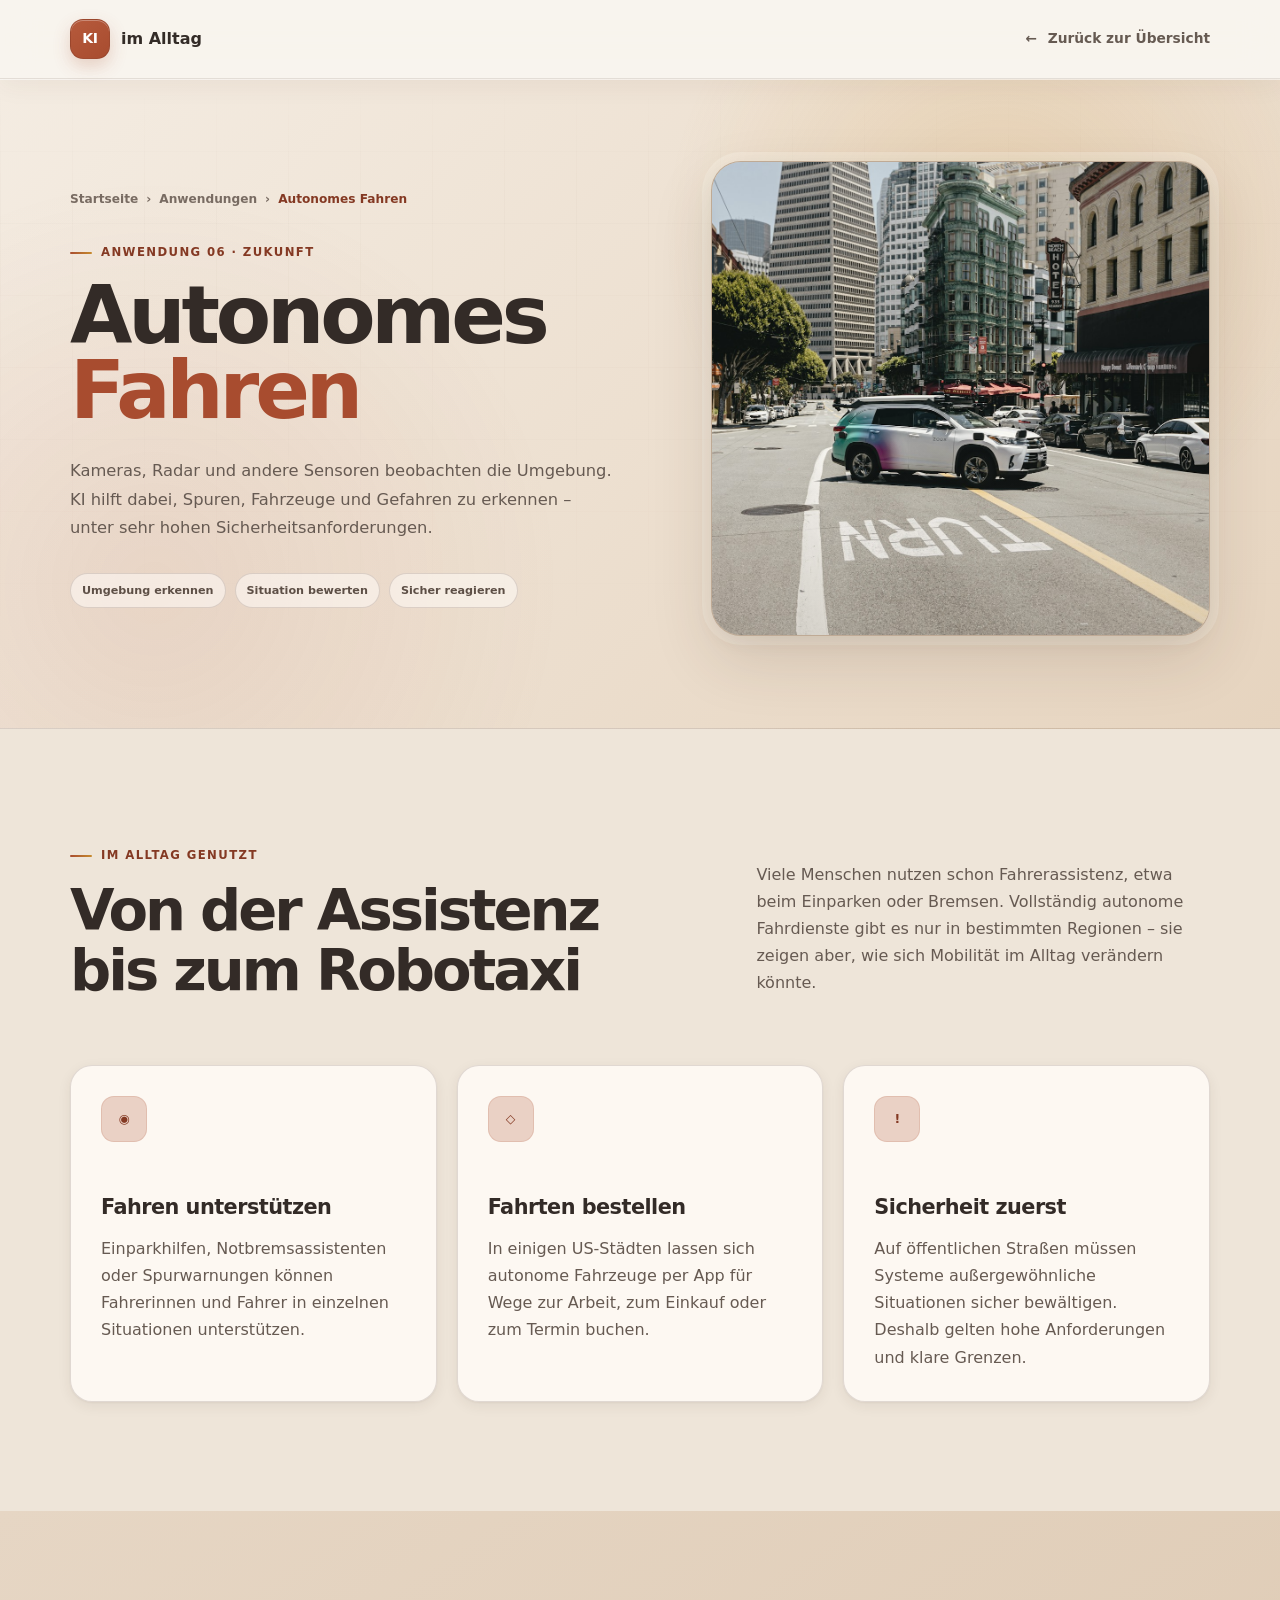
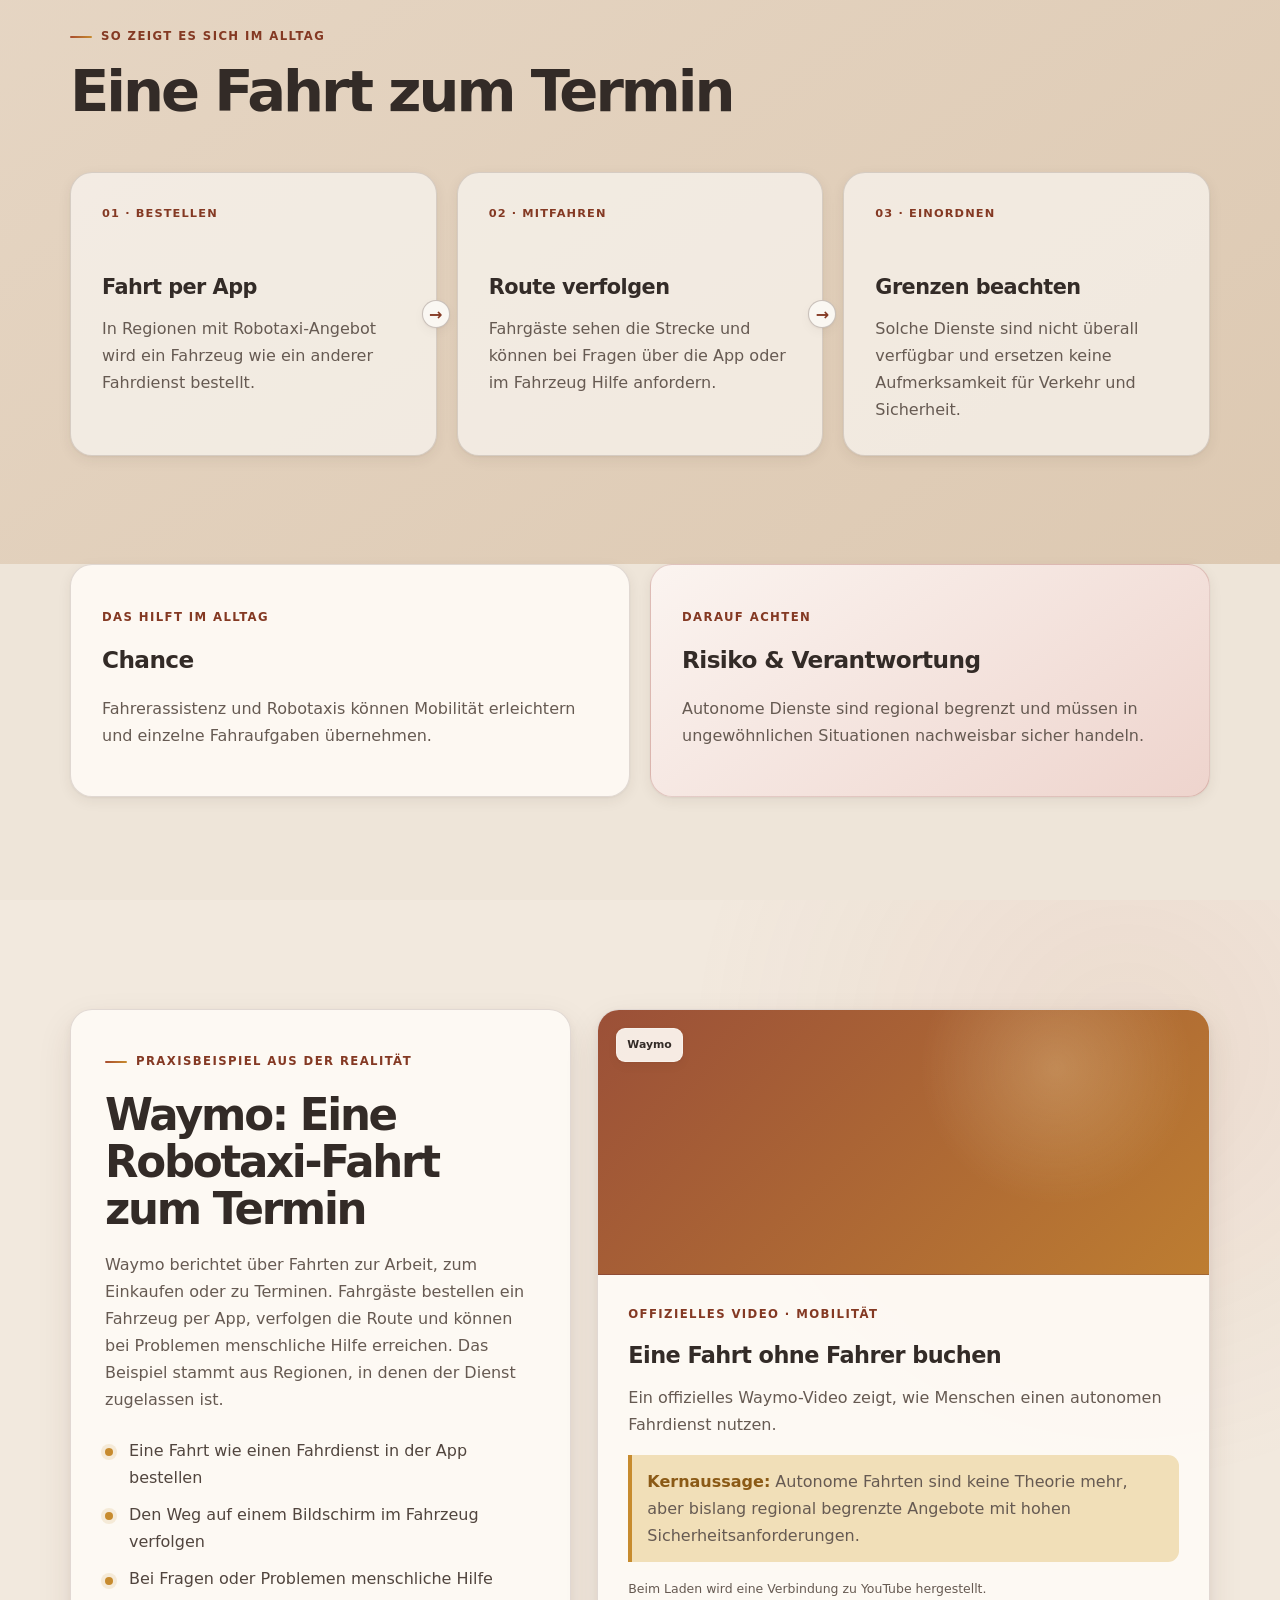
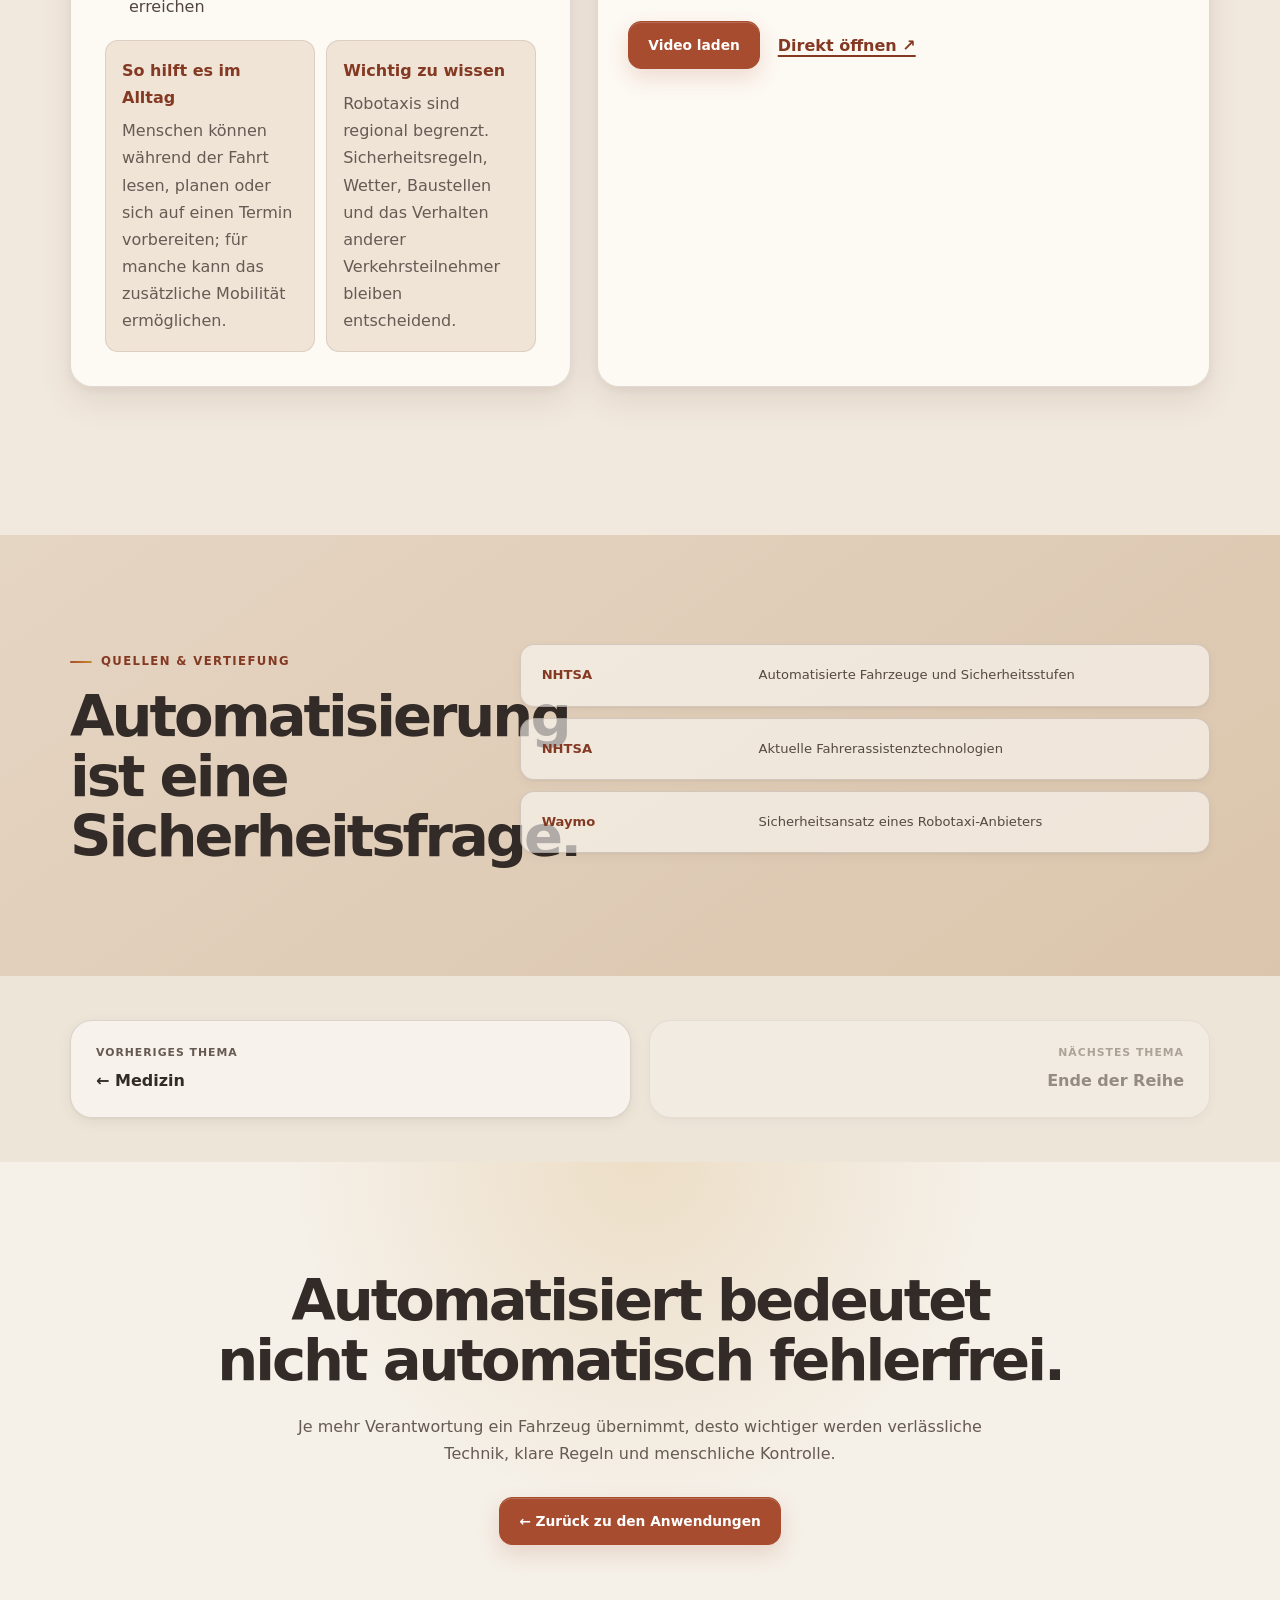
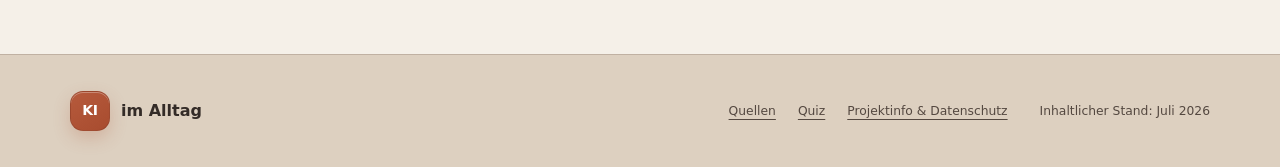
<file: autonomes-fahren.html>
<!doctype html>
<html lang="de">
<head><meta charset="utf-8"><meta name="viewport" content="width=device-width, initial-scale=1"><meta name="description" content="Wie autonome Fahrzeuge und Fahrerassistenz im Alltag genutzt werden."><title>Autonomes Fahren | KI im Alltag</title><link rel="stylesheet" href="detail.css"><link rel="stylesheet" href="modern-ui.css"><script src="embed.js" defer></script></head>
<body class="theme-orange">
  <header class="detail-nav"><nav class="container" aria-label="Seitennavigation"><a class="logo" href="index.html"><span class="logo-mark">KI</span><span>im Alltag</span></a><a class="back-link" href="index.html#alltag">← <span>Zurück zur Übersicht</span></a></nav></header>
  <main>
    <section class="detail-hero"><div class="container detail-hero-grid"><div><nav class="breadcrumbs" aria-label="Brotkrümelnavigation"><a href="index.html">Startseite</a><span>›</span><a href="index.html#alltag">Anwendungen</a><span>›</span><strong>Autonomes Fahren</strong></nav><p class="kicker">Anwendung 06 · Zukunft</p><h1>Autonomes <span>Fahren</span></h1><p class="hero-lead">Kameras, Radar und andere Sensoren beobachten die Umgebung. KI hilft dabei, Spuren, Fahrzeuge und Gefahren zu erkennen – unter sehr hohen Sicherheitsanforderungen.</p><div class="hero-meta"><span>Umgebung erkennen</span><span>Situation bewerten</span><span>Sicher reagieren</span></div></div><figure class="hero-illustration"><img src="assets/photos/autonomes-fahren.jpg" alt="Modernes Fahrzeug fährt durch eine Stadtstraße"></figure></div></section>
    <section class="content-block"><div class="container"><div class="section-head"><div><p class="section-label">Im Alltag genutzt</p><h2>Von der Assistenz bis zum Robotaxi</h2></div><p>Viele Menschen nutzen schon Fahrerassistenz, etwa beim Einparken oder Bremsen. Vollständig autonome Fahrdienste gibt es nur in bestimmten Regionen – sie zeigen aber, wie sich Mobilität im Alltag verändern könnte.</p></div><div class="info-grid"><article class="info-card"><span class="info-card-icon">◉</span><h3>Fahren unterstützen</h3><p>Einparkhilfen, Notbremsassistenten oder Spurwarnungen können Fahrerinnen und Fahrer in einzelnen Situationen unterstützen.</p></article><article class="info-card"><span class="info-card-icon">◇</span><h3>Fahrten bestellen</h3><p>In einigen US-Städten lassen sich autonome Fahrzeuge per App für Wege zur Arbeit, zum Einkauf oder zum Termin buchen.</p></article><article class="info-card"><span class="info-card-icon">!</span><h3>Sicherheit zuerst</h3><p>Auf öffentlichen Straßen müssen Systeme außergewöhnliche Situationen sicher bewältigen. Deshalb gelten hohe Anforderungen und klare Grenzen.</p></article></div></div></section>
    <section class="diagram-section"><div class="container"><div class="diagram-head"><p class="section-label">So zeigt es sich im Alltag</p><h2>Eine Fahrt zum Termin</h2></div><div class="flow"><article class="flow-step"><span>01 · BESTELLEN</span><h3>Fahrt per App</h3><p>In Regionen mit Robotaxi-Angebot wird ein Fahrzeug wie ein anderer Fahrdienst bestellt.</p></article><article class="flow-step"><span>02 · MITFAHREN</span><h3>Route verfolgen</h3><p>Fahrgäste sehen die Strecke und können bei Fragen über die App oder im Fahrzeug Hilfe anfordern.</p></article><article class="flow-step"><span>03 · EINORDNEN</span><h3>Grenzen beachten</h3><p>Solche Dienste sind nicht überall verfügbar und ersetzen keine Aufmerksamkeit für Verkehr und Sicherheit.</p></article></div></div></section>
    <section class="practice-section"><div class="container"><div class="practice-grid"><div class="practice-copy"><p class="section-label">Praxisbeispiel aus der Realität</p><h2>Waymo: Eine Robotaxi-Fahrt zum Termin</h2><p>Waymo berichtet über Fahrten zur Arbeit, zum Einkaufen oder zu Terminen. Fahrgäste bestellen ein Fahrzeug per App, verfolgen die Route und können bei Problemen menschliche Hilfe erreichen. Das Beispiel stammt aus Regionen, in denen der Dienst zugelassen ist.</p><ul class="practice-list"><li>Eine Fahrt wie einen Fahrdienst in der App bestellen</li><li>Den Weg auf einem Bildschirm im Fahrzeug verfolgen</li><li>Bei Fragen oder Problemen menschliche Hilfe erreichen</li></ul><div class="practice-insight-grid"><div class="practice-insight"><strong>So hilft es im Alltag</strong><span>Menschen können während der Fahrt lesen, planen oder sich auf einen Termin vorbereiten; für manche kann das zusätzliche Mobilität ermöglichen.</span></div><div class="practice-insight"><strong>Wichtig zu wissen</strong><span>Robotaxis sind regional begrenzt. Sicherheitsregeln, Wetter, Baustellen und das Verhalten anderer Verkehrsteilnehmer bleiben entscheidend.</span></div></div></div><article class="practice-media media-card" data-provider="youtube" data-embed-url="https://www.youtube-nocookie.com/embed/NPuqXnagtCw"><div class="media-preview" aria-hidden="true"><span class="media-provider">Waymo</span></div><div class="media-copy"><p class="signal-type">Offizielles Video · Mobilität</p><h3>Eine Fahrt ohne Fahrer buchen</h3><p>Ein offizielles Waymo-Video zeigt, wie Menschen einen autonomen Fahrdienst nutzen.</p><p class="privacy-note">Beim Laden wird eine Verbindung zu YouTube hergestellt.</p><div class="media-actions"><button class="load-embed" type="button">Video laden</button><a href="https://www.youtube.com/watch?v=NPuqXnagtCw" target="_blank" rel="noopener">Direkt öffnen ↗</a></div></div></article></div><div class="media-status" aria-live="polite"></div></div></section>
    <section class="detail-sources" id="quellen"><div class="container"><div><p class="section-label">Quellen & Vertiefung</p><h2>Automatisierung ist eine Sicherheitsfrage.</h2></div><ul class="source-list"><li><a href="https://www.nhtsa.gov/vehicle-safety/automated-vehicles-safety" target="_blank" rel="noopener"><strong>NHTSA</strong><span>Automatisierte Fahrzeuge und Sicherheitsstufen</span></a></li><li><a href="https://www.nhtsa.gov/vehicle-safety/driver-assistance-technologies" target="_blank" rel="noopener"><strong>NHTSA</strong><span>Aktuelle Fahrerassistenztechnologien</span></a></li><li><a href="https://waymo.com/safety/" target="_blank" rel="noopener"><strong>Waymo</strong><span>Sicherheitsansatz eines Robotaxi-Anbieters</span></a></li></ul></div></section>
    <nav class="topic-nav container" aria-label="Zwischen Anwendungen wechseln"><a href="medizin.html"><span>Vorheriges Thema</span><strong>← Medizin</strong></a><a class="is-disabled" aria-disabled="true"><span>Nächstes Thema</span><strong>Ende der Reihe</strong></a></nav>
    <section class="detail-note"><div class="container"><h2>Automatisiert bedeutet nicht automatisch fehlerfrei.</h2><p>Je mehr Verantwortung ein Fahrzeug übernimmt, desto wichtiger werden verlässliche Technik, klare Regeln und menschliche Kontrolle.</p><a class="button" href="index.html#alltag">← Zurück zu den Anwendungen</a></div></section>
  </main>
  <footer class="detail-footer"><div class="container footer-grid"><a class="logo" href="index.html"><span class="logo-mark">KI</span><span>im Alltag</span></a><nav class="footer-links" aria-label="Fußnavigation"><a href="#quellen">Quellen</a><a href="quiz.html">Quiz</a><a href="projektinfo.html">Projektinfo & Datenschutz</a></nav><p>Inhaltlicher Stand: Juli 2026</p></div></footer>
</body></html>
</file>
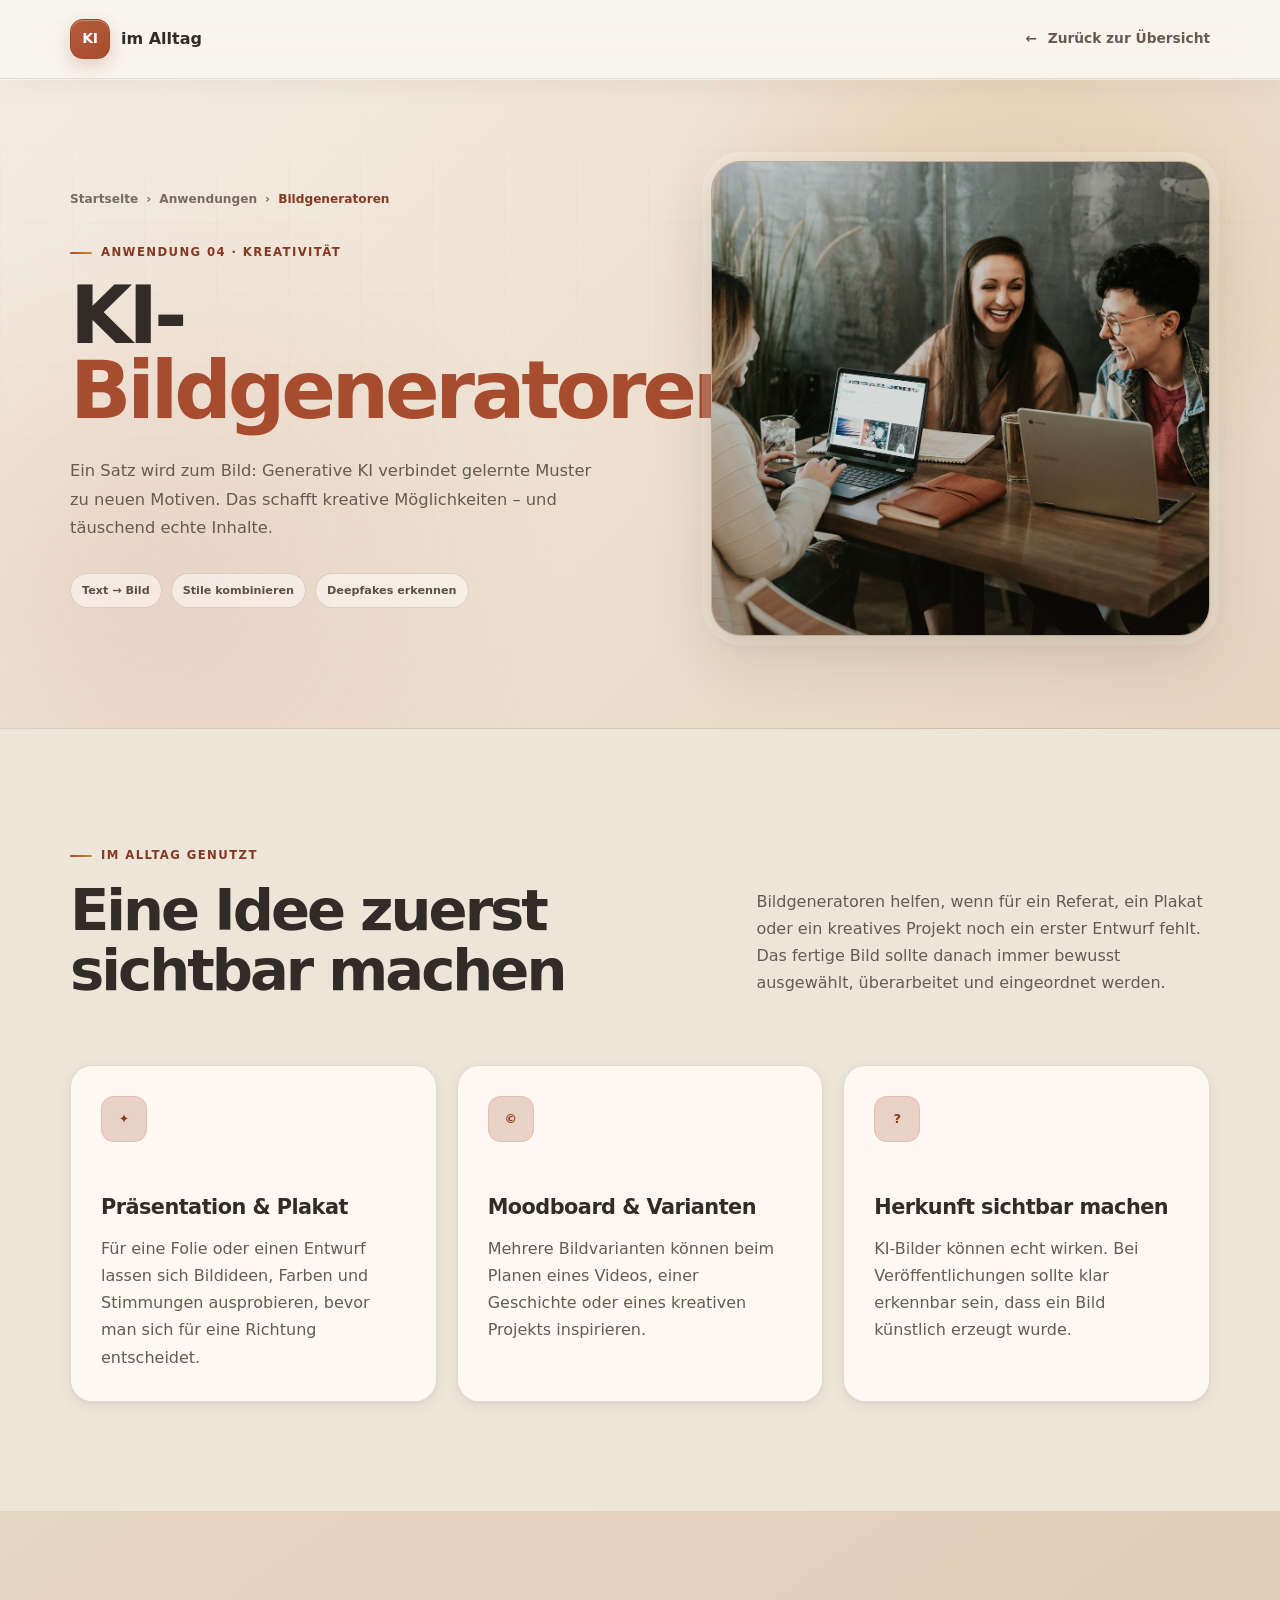
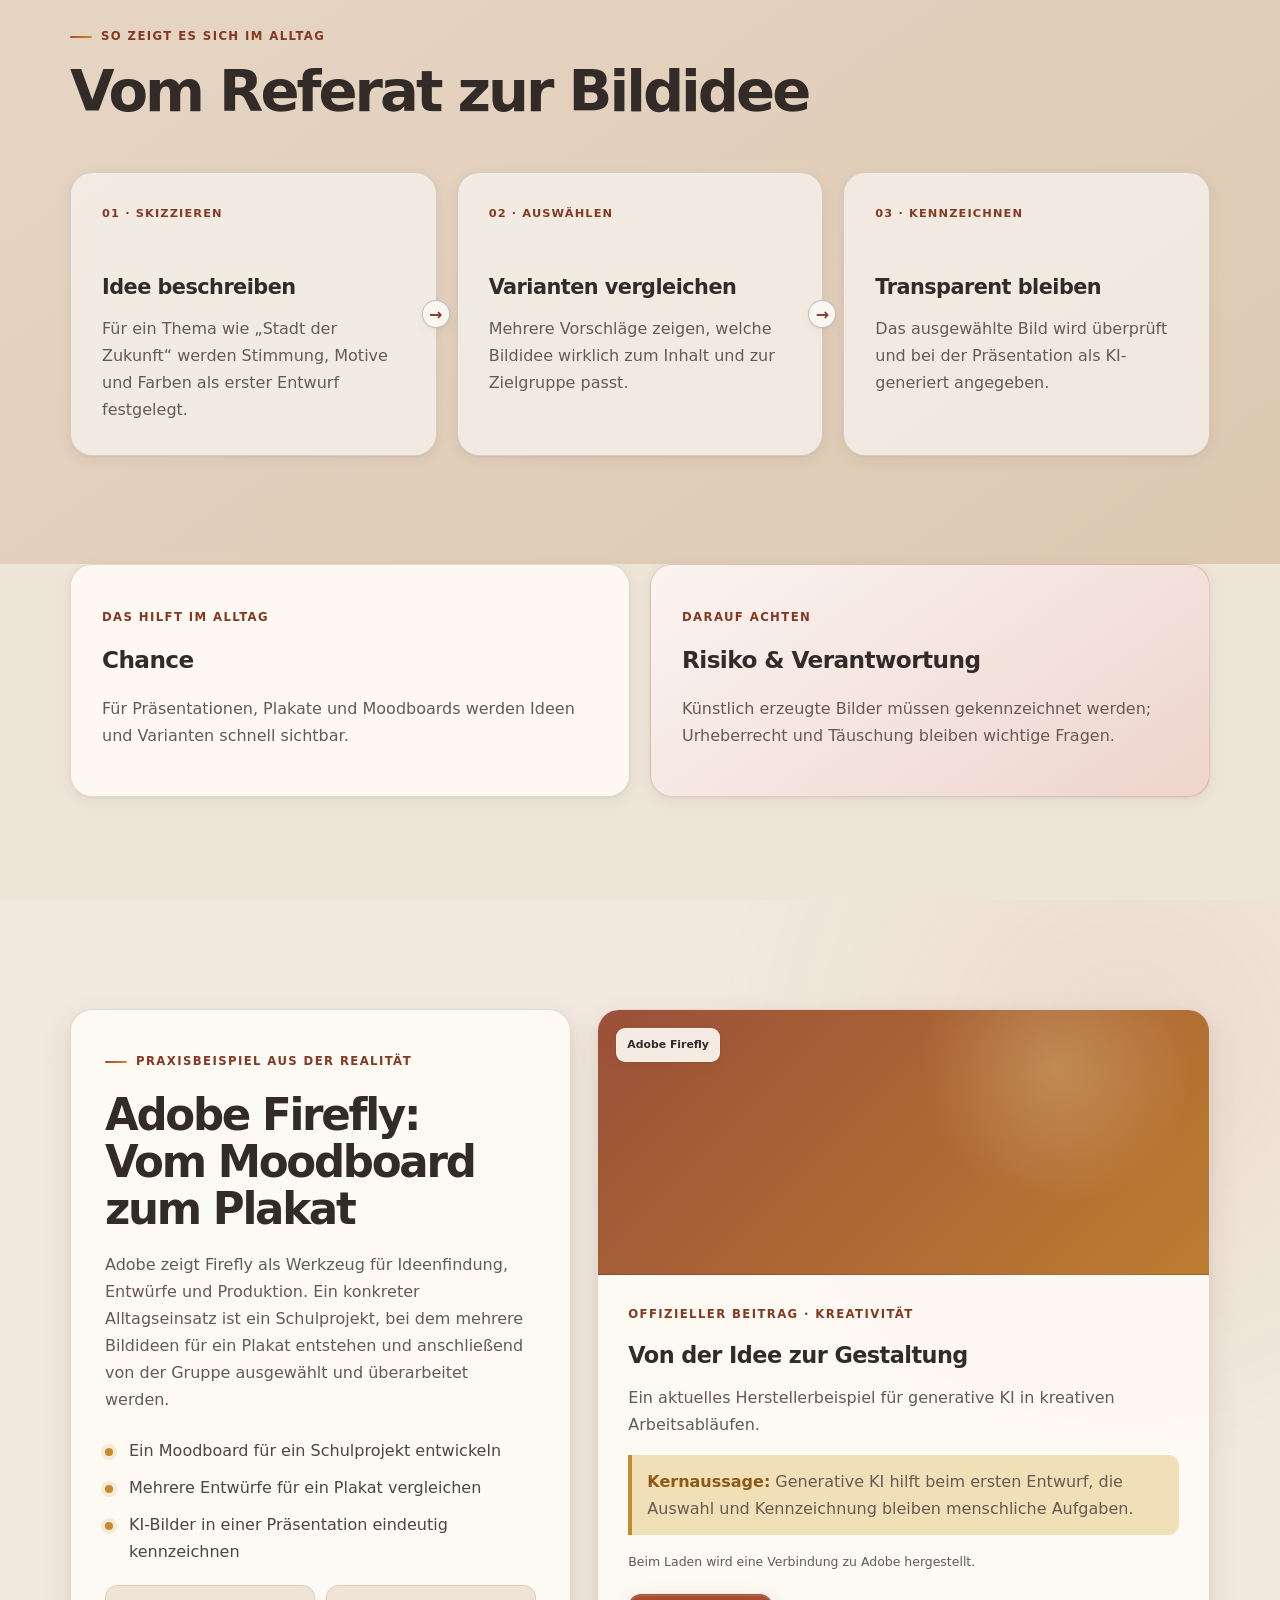
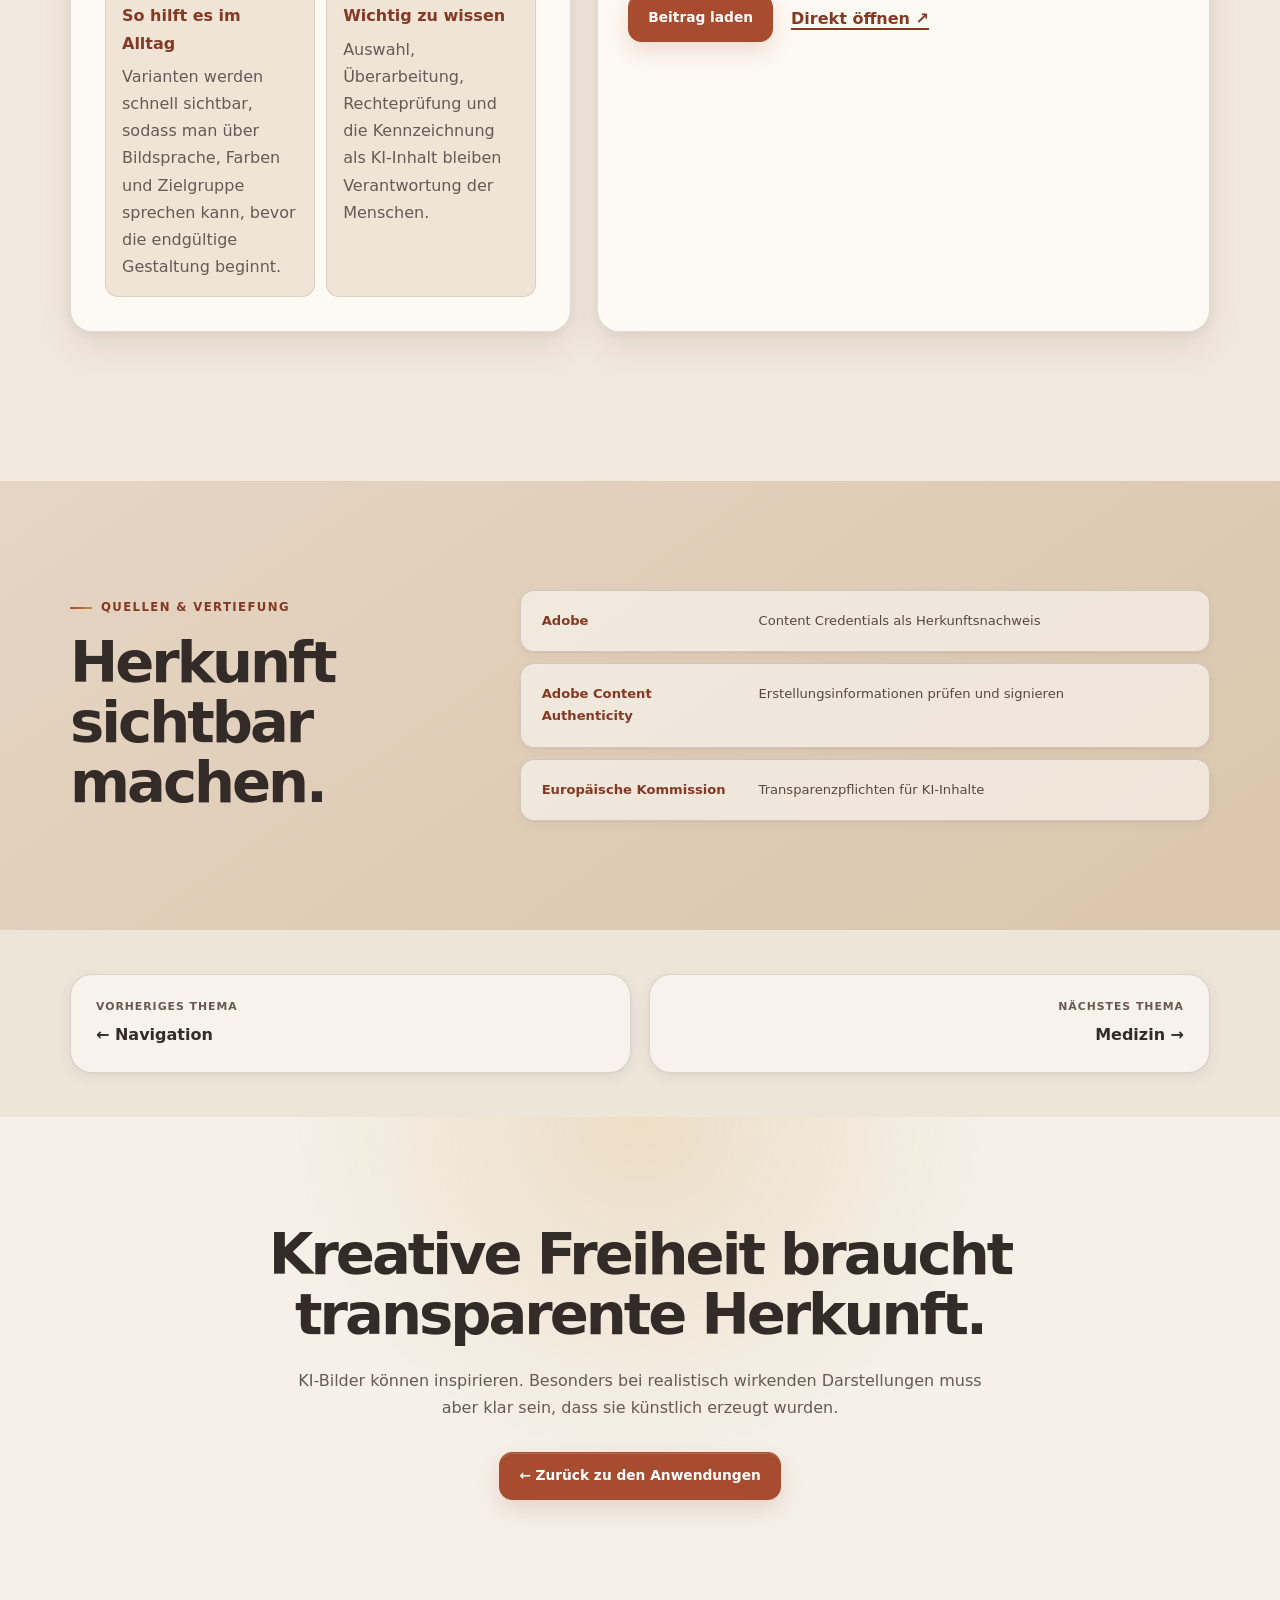
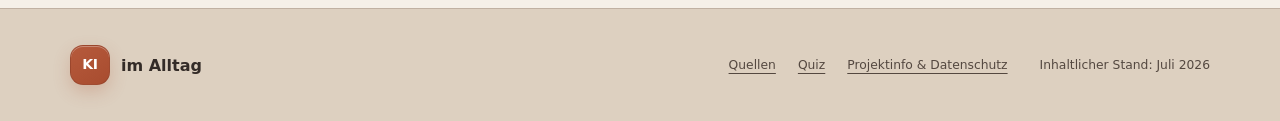
<file: bildgeneratoren.html>
<!doctype html>
<html lang="de">
<head><meta charset="utf-8"><meta name="viewport" content="width=device-width, initial-scale=1"><meta name="description" content="Wie KI-Bildgeneratoren im Alltag für Entwürfe, Ideen und Präsentationen genutzt werden."><title>Bildgeneratoren | KI im Alltag</title><link rel="stylesheet" href="detail.css"><link rel="stylesheet" href="modern-ui.css"><script src="embed.js" defer></script></head>
<body class="theme-pink">
  <header class="detail-nav"><nav class="container" aria-label="Seitennavigation"><a class="logo" href="index.html"><span class="logo-mark">KI</span><span>im Alltag</span></a><a class="back-link" href="index.html#alltag">← <span>Zurück zur Übersicht</span></a></nav></header>
  <main>
    <section class="detail-hero"><div class="container detail-hero-grid"><div><nav class="breadcrumbs" aria-label="Brotkrümelnavigation"><a href="index.html">Startseite</a><span>›</span><a href="index.html#alltag">Anwendungen</a><span>›</span><strong>Bildgeneratoren</strong></nav><p class="kicker">Anwendung 04 · Kreativität</p><h1>KI-<span>Bildgeneratoren</span></h1><p class="hero-lead">Ein Satz wird zum Bild: Generative KI verbindet gelernte Muster zu neuen Motiven. Das schafft kreative Möglichkeiten – und täuschend echte Inhalte.</p><div class="hero-meta"><span>Text → Bild</span><span>Stile kombinieren</span><span>Deepfakes erkennen</span></div></div><figure class="hero-illustration"><img src="assets/photos/bildgeneratoren.jpg" alt="Junge Menschen entwickeln gemeinsam einen digitalen Entwurf am Laptop"></figure></div></section>
    <section class="content-block"><div class="container"><div class="section-head"><div><p class="section-label">Im Alltag genutzt</p><h2>Eine Idee zuerst sichtbar machen</h2></div><p>Bildgeneratoren helfen, wenn für ein Referat, ein Plakat oder ein kreatives Projekt noch ein erster Entwurf fehlt. Das fertige Bild sollte danach immer bewusst ausgewählt, überarbeitet und eingeordnet werden.</p></div><div class="info-grid"><article class="info-card"><span class="info-card-icon">✦</span><h3>Präsentation & Plakat</h3><p>Für eine Folie oder einen Entwurf lassen sich Bildideen, Farben und Stimmungen ausprobieren, bevor man sich für eine Richtung entscheidet.</p></article><article class="info-card"><span class="info-card-icon">©</span><h3>Moodboard & Varianten</h3><p>Mehrere Bildvarianten können beim Planen eines Videos, einer Geschichte oder eines kreativen Projekts inspirieren.</p></article><article class="info-card"><span class="info-card-icon">?</span><h3>Herkunft sichtbar machen</h3><p>KI-Bilder können echt wirken. Bei Veröffentlichungen sollte klar erkennbar sein, dass ein Bild künstlich erzeugt wurde.</p></article></div></div></section>
    <section class="diagram-section"><div class="container"><div class="diagram-head"><p class="section-label">So zeigt es sich im Alltag</p><h2>Vom Referat zur Bildidee</h2></div><div class="flow"><article class="flow-step"><span>01 · SKIZZIEREN</span><h3>Idee beschreiben</h3><p>Für ein Thema wie „Stadt der Zukunft“ werden Stimmung, Motive und Farben als erster Entwurf festgelegt.</p></article><article class="flow-step"><span>02 · AUSWÄHLEN</span><h3>Varianten vergleichen</h3><p>Mehrere Vorschläge zeigen, welche Bildidee wirklich zum Inhalt und zur Zielgruppe passt.</p></article><article class="flow-step"><span>03 · KENNZEICHNEN</span><h3>Transparent bleiben</h3><p>Das ausgewählte Bild wird überprüft und bei der Präsentation als KI-generiert angegeben.</p></article></div></div></section>
    <section class="practice-section"><div class="container"><div class="practice-grid"><div class="practice-copy"><p class="section-label">Praxisbeispiel aus der Realität</p><h2>Adobe Firefly: Vom Moodboard zum Plakat</h2><p>Adobe zeigt Firefly als Werkzeug für Ideenfindung, Entwürfe und Produktion. Ein konkreter Alltagseinsatz ist ein Schulprojekt, bei dem mehrere Bildideen für ein Plakat entstehen und anschließend von der Gruppe ausgewählt und überarbeitet werden.</p><ul class="practice-list"><li>Ein Moodboard für ein Schulprojekt entwickeln</li><li>Mehrere Entwürfe für ein Plakat vergleichen</li><li>KI-Bilder in einer Präsentation eindeutig kennzeichnen</li></ul><div class="practice-insight-grid"><div class="practice-insight"><strong>So hilft es im Alltag</strong><span>Varianten werden schnell sichtbar, sodass man über Bildsprache, Farben und Zielgruppe sprechen kann, bevor die endgültige Gestaltung beginnt.</span></div><div class="practice-insight"><strong>Wichtig zu wissen</strong><span>Auswahl, Überarbeitung, Rechteprüfung und die Kennzeichnung als KI-Inhalt bleiben Verantwortung der Menschen.</span></div></div></div><article class="practice-media media-card" data-provider="article" data-embed-url="https://blog.adobe.com/en/publish/2026/06/18/adobe-firefly-introduces-new-agentic-capabilities-and-an-upgraded-creative-ai-studio-built-for-the-way-you-work"><div class="media-preview" aria-hidden="true"><span class="media-provider">Adobe Firefly</span></div><div class="media-copy"><p class="signal-type">Offizieller Beitrag · Kreativität</p><h3>Von der Idee zur Gestaltung</h3><p>Ein aktuelles Herstellerbeispiel für generative KI in kreativen Arbeitsabläufen.</p><p class="privacy-note">Beim Laden wird eine Verbindung zu Adobe hergestellt.</p><div class="media-actions"><button class="load-embed" type="button">Beitrag laden</button><a href="https://blog.adobe.com/en/publish/2026/06/18/adobe-firefly-introduces-new-agentic-capabilities-and-an-upgraded-creative-ai-studio-built-for-the-way-you-work" target="_blank" rel="noopener">Direkt öffnen ↗</a></div></div></article></div><div class="media-status" aria-live="polite"></div></div></section>
    <section class="detail-sources" id="quellen"><div class="container"><div><p class="section-label">Quellen & Vertiefung</p><h2>Herkunft sichtbar machen.</h2></div><ul class="source-list"><li><a href="https://helpx.adobe.com/de/creative-cloud/apps/adobe-content-authenticity/content-credentials/overview.html" target="_blank" rel="noopener"><strong>Adobe</strong><span>Content Credentials als Herkunftsnachweis</span></a></li><li><a href="https://contentauthenticity.adobe.com/" target="_blank" rel="noopener"><strong>Adobe Content Authenticity</strong><span>Erstellungsinformationen prüfen und signieren</span></a></li><li><a href="https://digital-strategy.ec.europa.eu/en/news/commission-opens-consultation-draft-guidelines-ai-transparency-obligations" target="_blank" rel="noopener"><strong>Europäische Kommission</strong><span>Transparenzpflichten für KI-Inhalte</span></a></li></ul></div></section>
    <nav class="topic-nav container" aria-label="Zwischen Anwendungen wechseln"><a href="navigation.html"><span>Vorheriges Thema</span><strong>← Navigation</strong></a><a href="medizin.html"><span>Nächstes Thema</span><strong>Medizin →</strong></a></nav>
    <section class="detail-note"><div class="container"><h2>Kreative Freiheit braucht transparente Herkunft.</h2><p>KI-Bilder können inspirieren. Besonders bei realistisch wirkenden Darstellungen muss aber klar sein, dass sie künstlich erzeugt wurden.</p><a class="button" href="index.html#alltag">← Zurück zu den Anwendungen</a></div></section>
  </main>
  <footer class="detail-footer"><div class="container footer-grid"><a class="logo" href="index.html"><span class="logo-mark">KI</span><span>im Alltag</span></a><nav class="footer-links" aria-label="Fußnavigation"><a href="#quellen">Quellen</a><a href="quiz.html">Quiz</a><a href="projektinfo.html">Projektinfo & Datenschutz</a></nav><p>Inhaltlicher Stand: Juli 2026</p></div></footer>
</body></html>
</file>
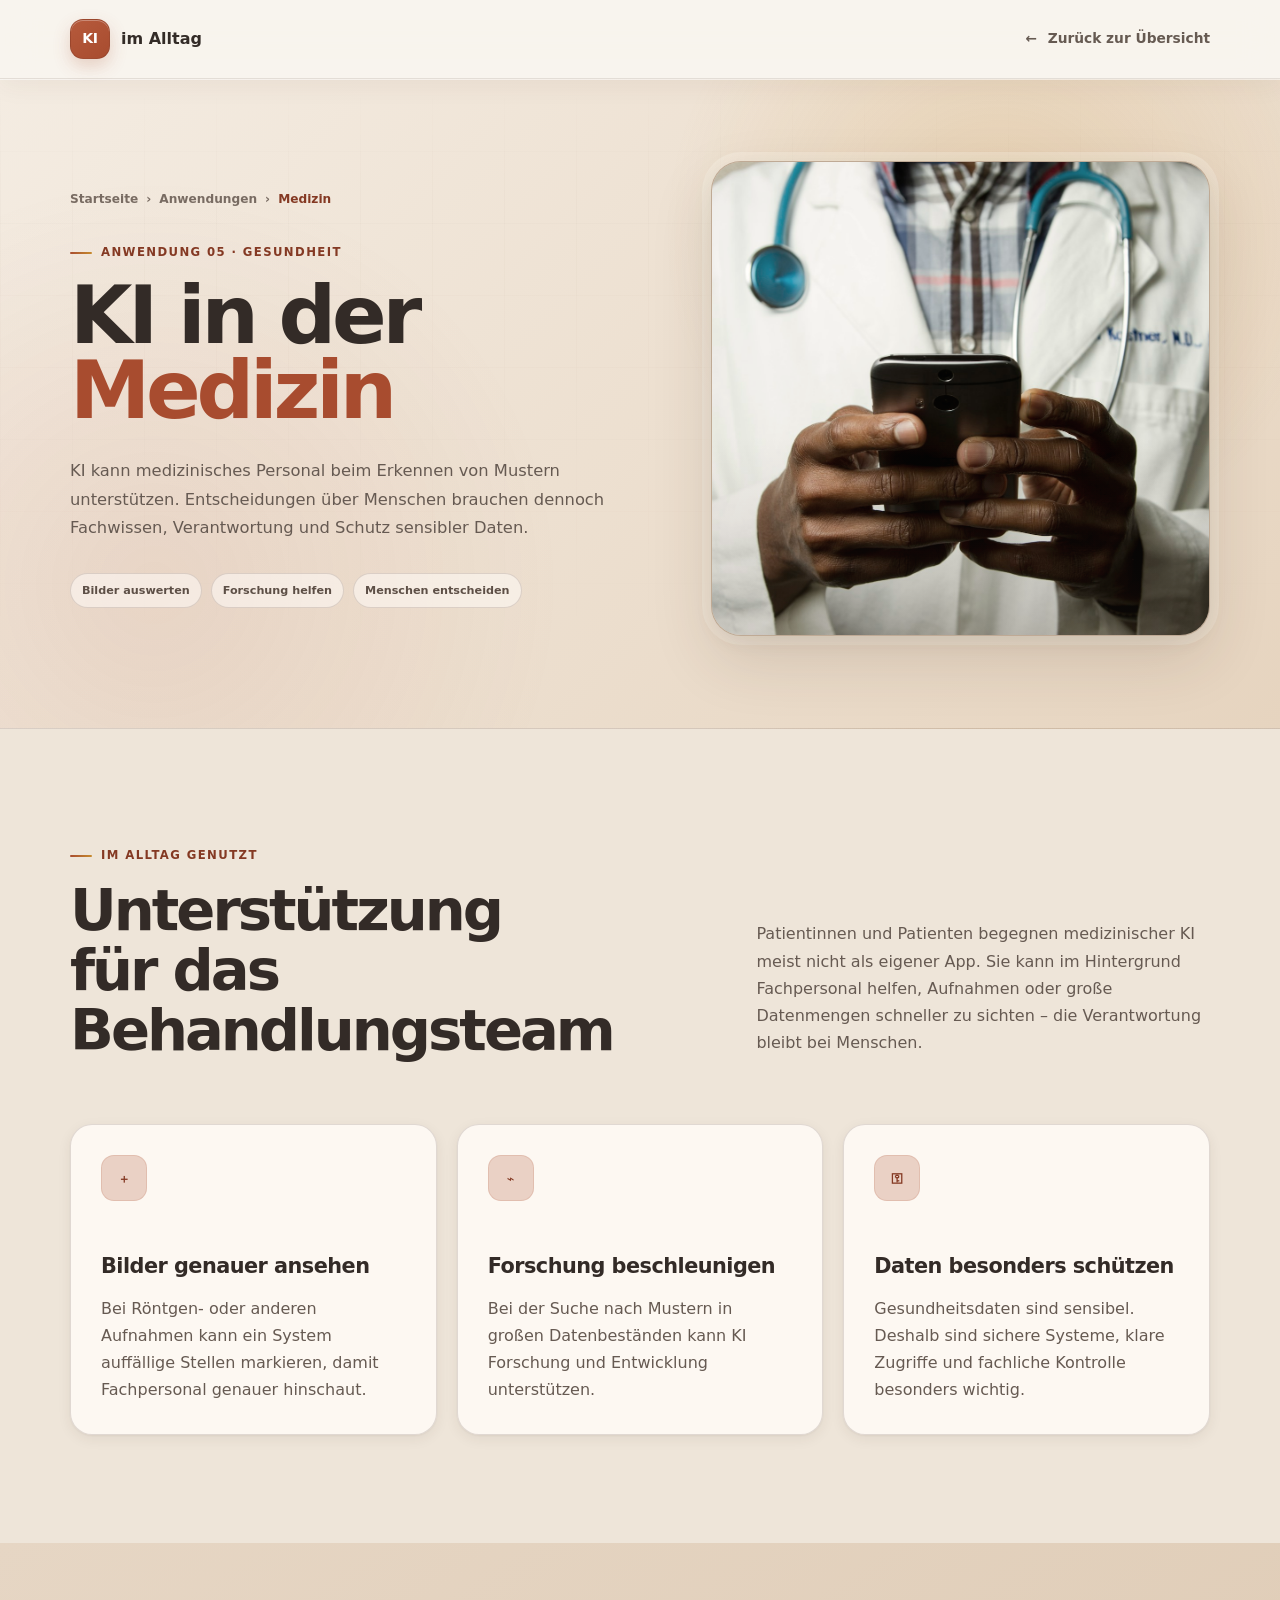
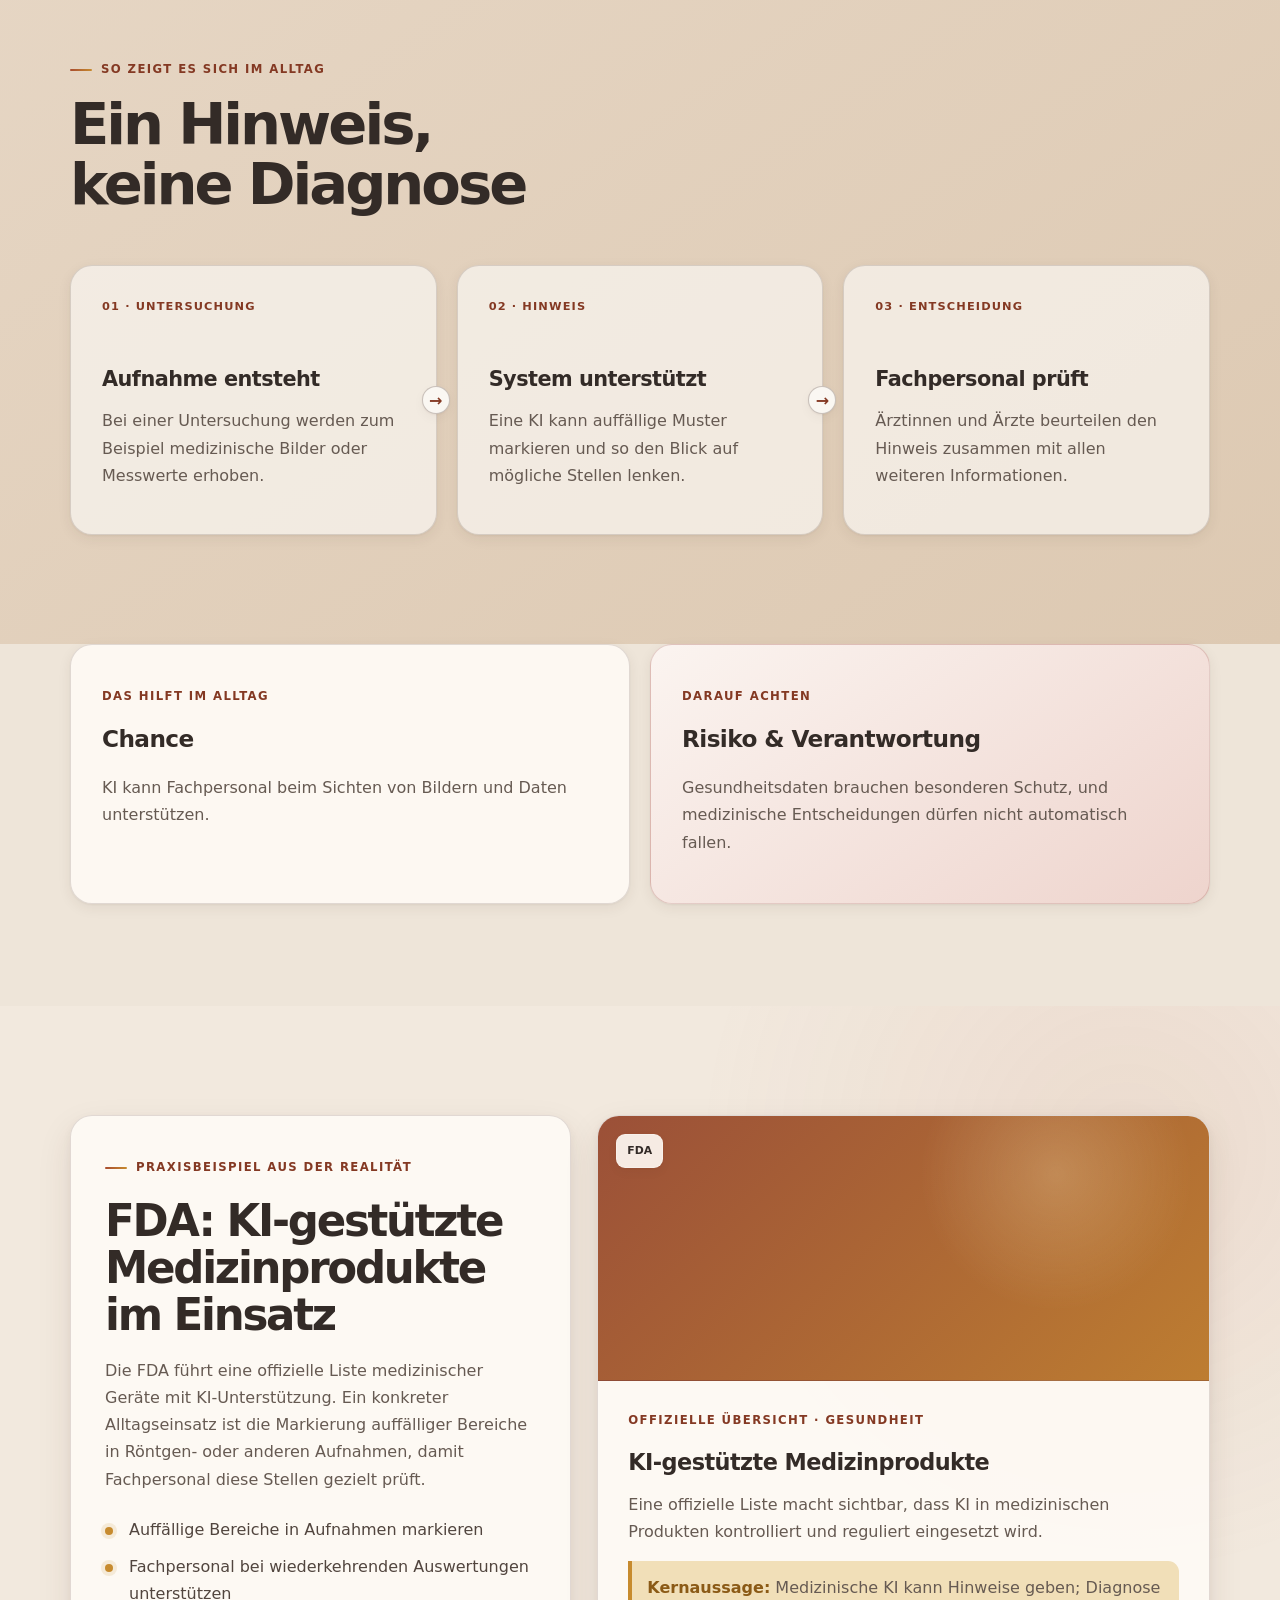
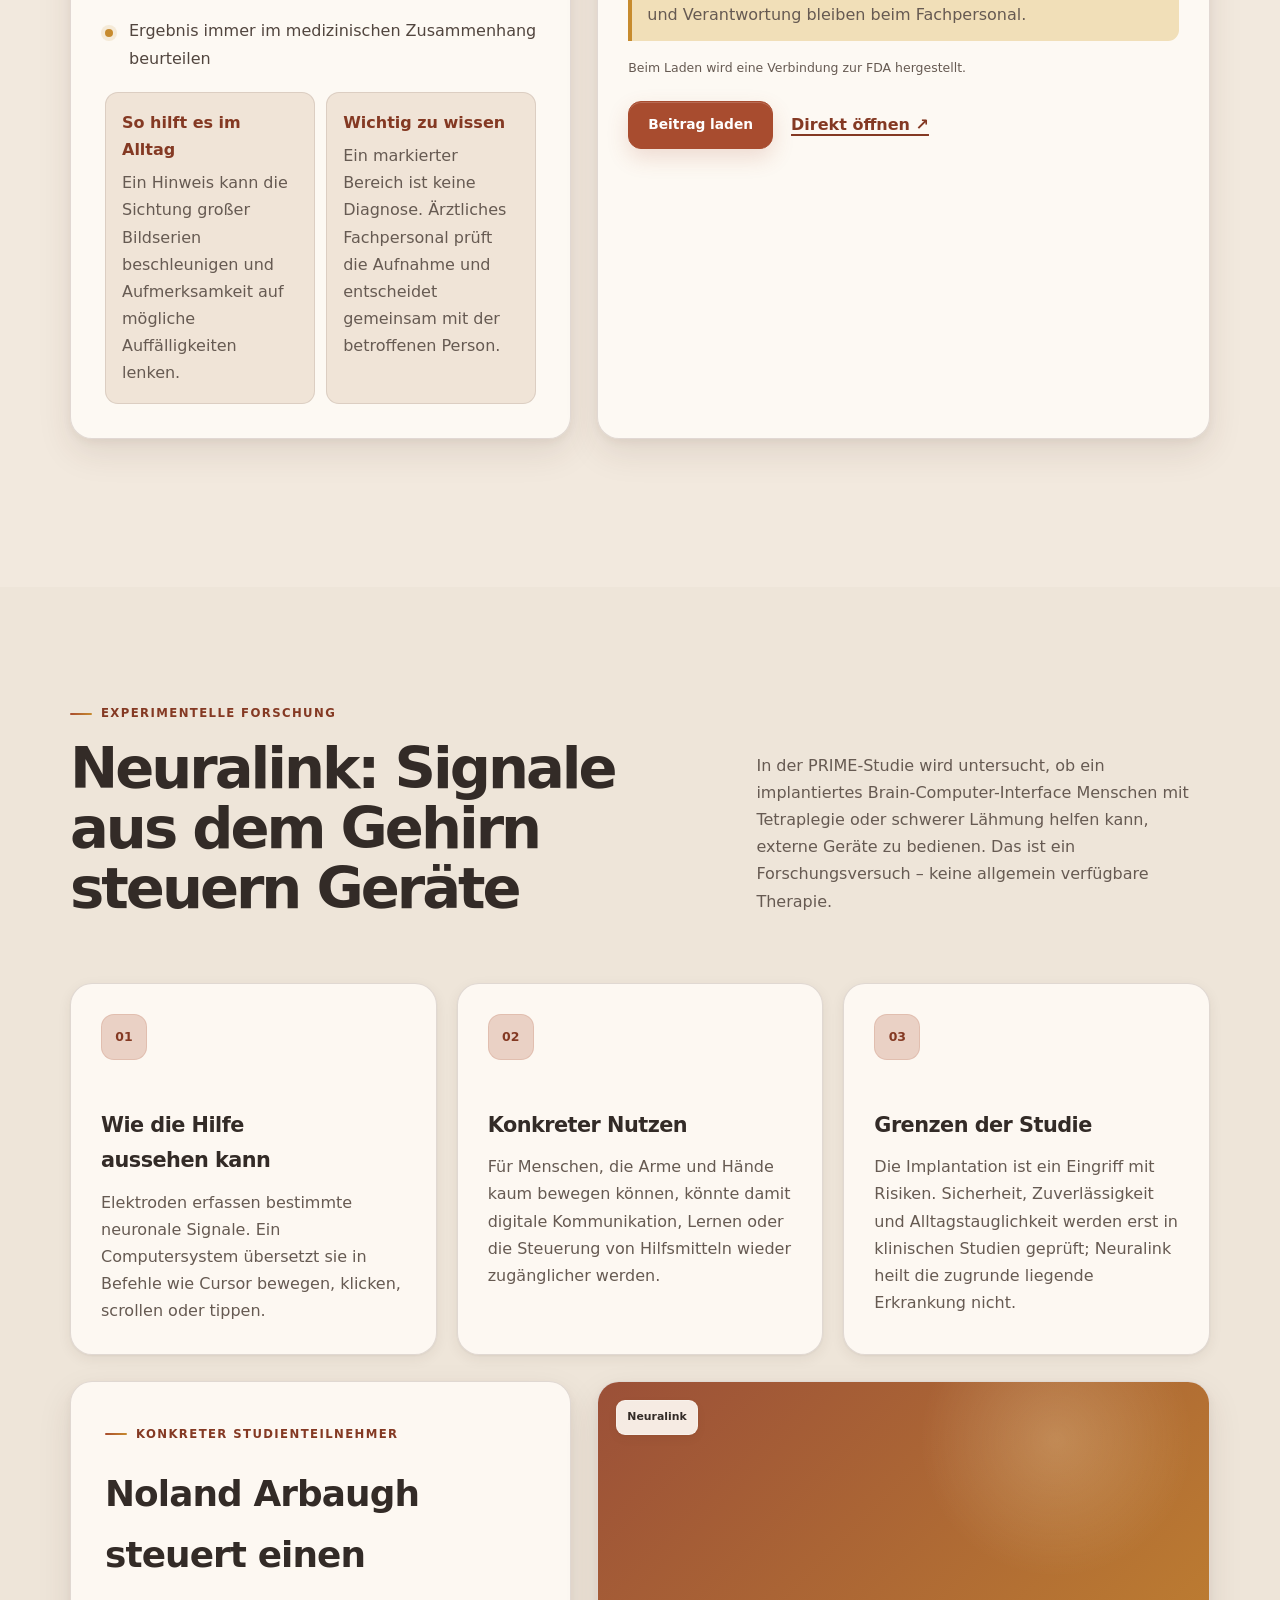
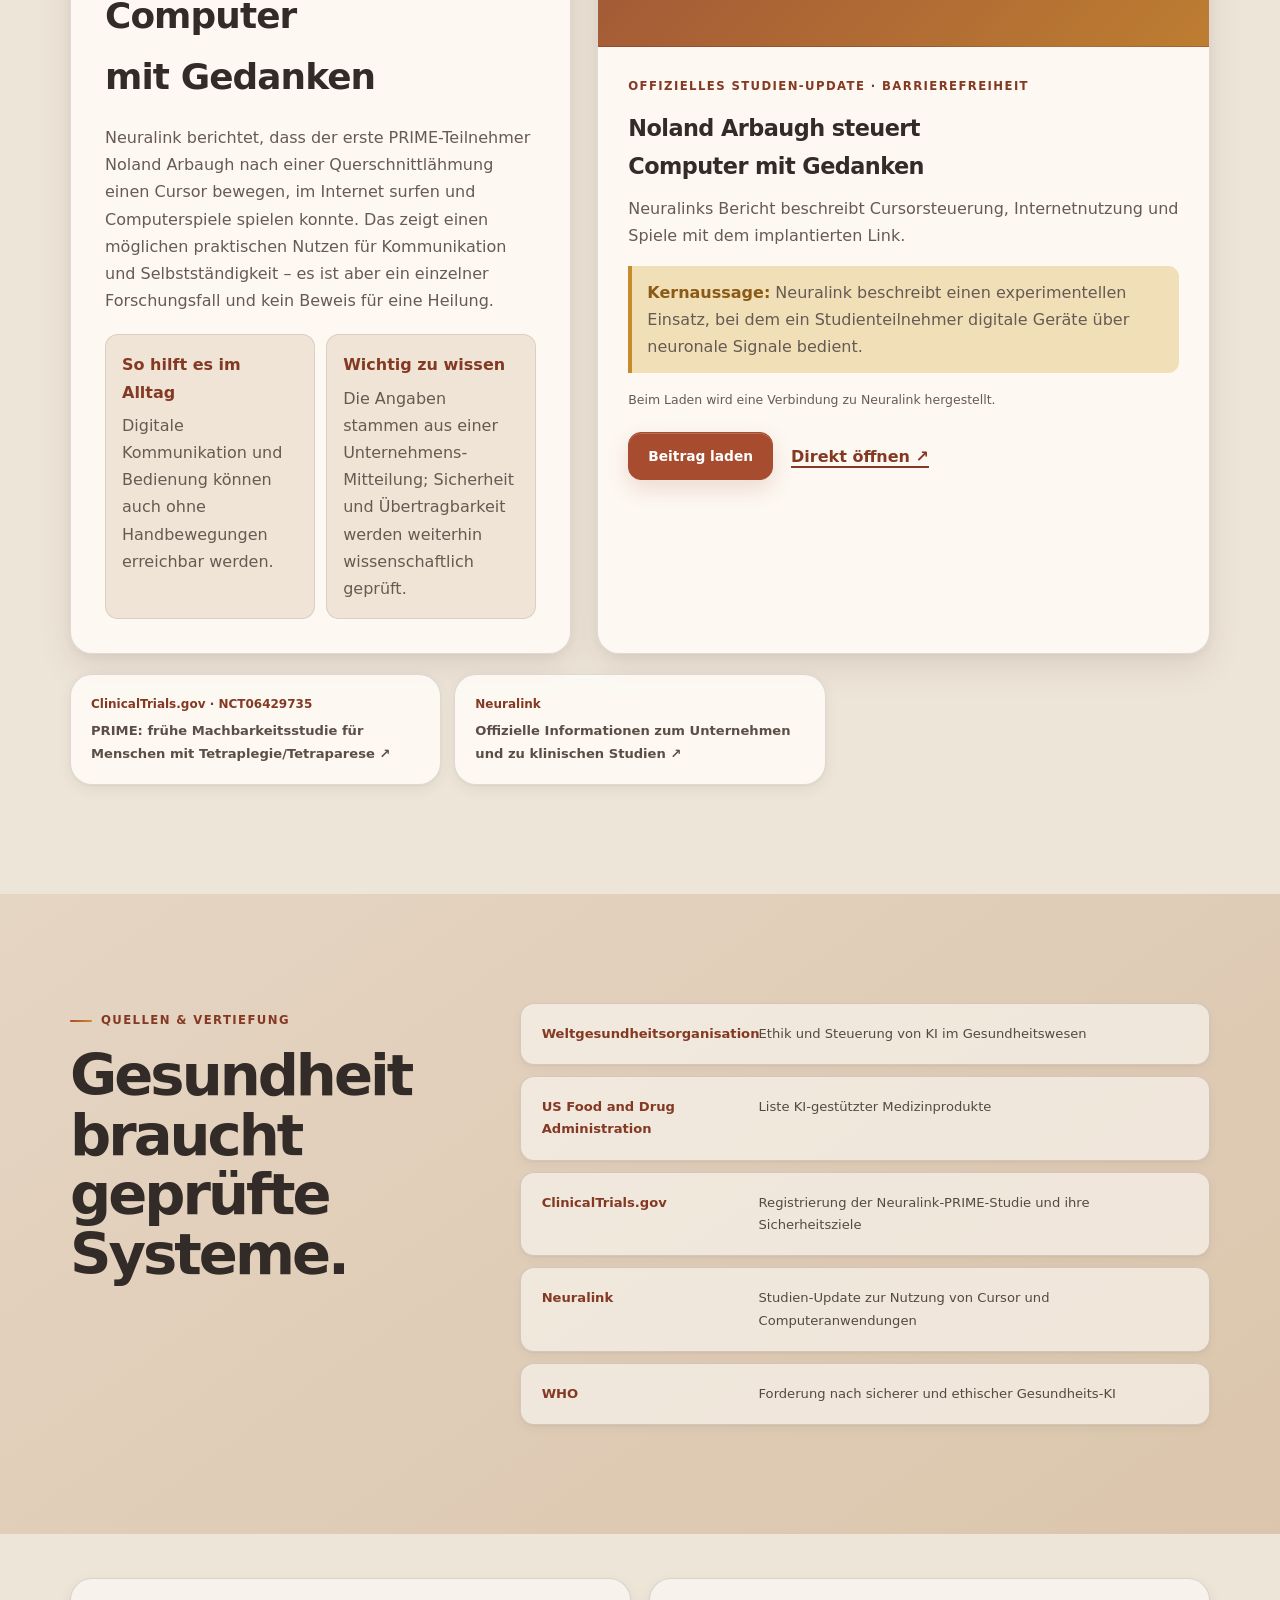
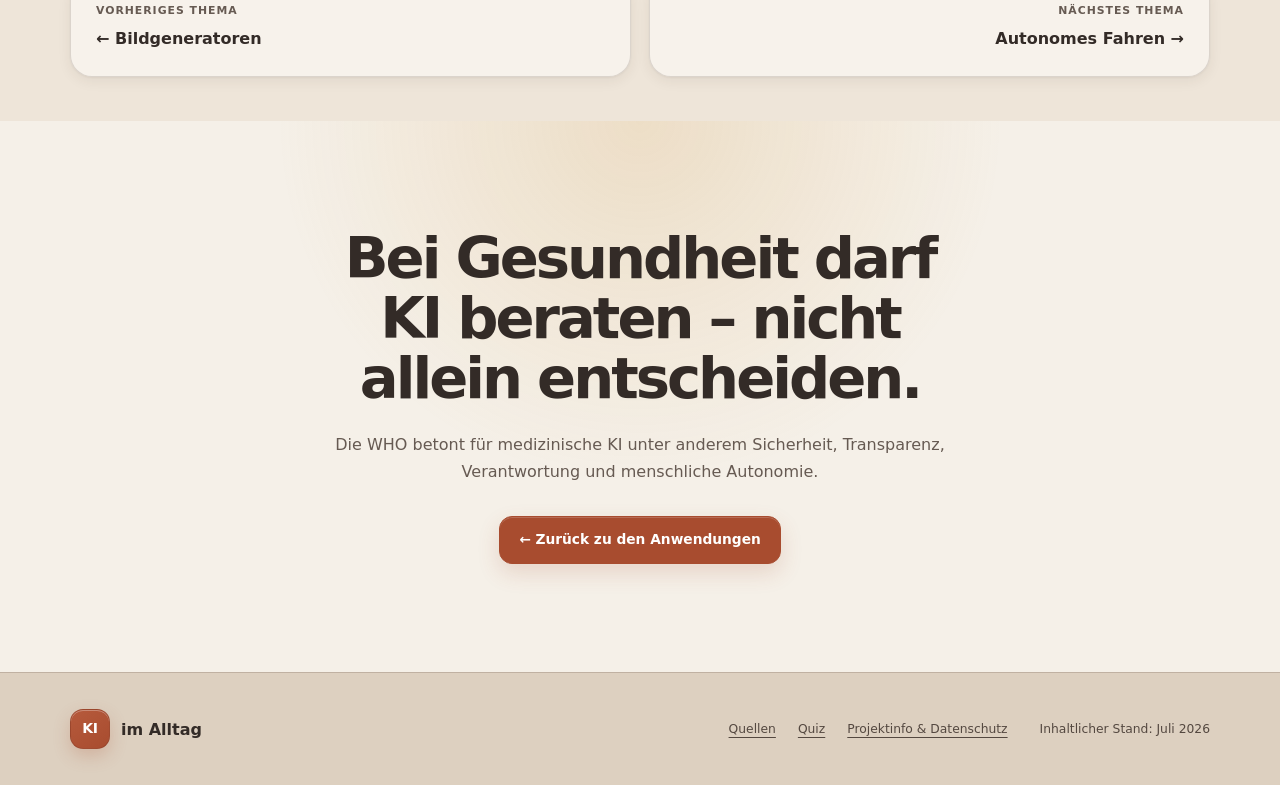
<file: medizin.html>
<!doctype html>
<html lang="de">
<head><meta charset="utf-8"><meta name="viewport" content="width=device-width, initial-scale=1"><meta name="description" content="Wie KI in der Medizin im Alltag Fachpersonal unterstützen kann."><title>KI in der Medizin | KI im Alltag</title><link rel="stylesheet" href="detail.css"><link rel="stylesheet" href="modern-ui.css"><script src="embed.js" defer></script></head>
<body class="theme-green">
  <header class="detail-nav"><nav class="container" aria-label="Seitennavigation"><a class="logo" href="index.html"><span class="logo-mark">KI</span><span>im Alltag</span></a><a class="back-link" href="index.html#alltag">← <span>Zurück zur Übersicht</span></a></nav></header>
  <main>
    <section class="detail-hero"><div class="container detail-hero-grid"><div><nav class="breadcrumbs" aria-label="Brotkrümelnavigation"><a href="index.html">Startseite</a><span>›</span><a href="index.html#alltag">Anwendungen</a><span>›</span><strong>Medizin</strong></nav><p class="kicker">Anwendung 05 · Gesundheit</p><h1>KI in der <span>Medizin</span></h1><p class="hero-lead">KI kann medizinisches Personal beim Erkennen von Mustern unterstützen. Entscheidungen über Menschen brauchen dennoch Fachwissen, Verantwortung und Schutz sensibler Daten.</p><div class="hero-meta"><span>Bilder auswerten</span><span>Forschung helfen</span><span>Menschen entscheiden</span></div></div><figure class="hero-illustration"><img src="assets/photos/medizin.jpg" alt="Ärztin betrachtet medizinische Informationen auf einem Tablet"></figure></div></section>
    <section class="content-block"><div class="container"><div class="section-head"><div><p class="section-label">Im Alltag genutzt</p><h2>Unterstützung für das Behandlungsteam</h2></div><p>Patientinnen und Patienten begegnen medizinischer KI meist nicht als eigener App. Sie kann im Hintergrund Fachpersonal helfen, Aufnahmen oder große Datenmengen schneller zu sichten – die Verantwortung bleibt bei Menschen.</p></div><div class="info-grid"><article class="info-card"><span class="info-card-icon">＋</span><h3>Bilder genauer ansehen</h3><p>Bei Röntgen- oder anderen Aufnahmen kann ein System auffällige Stellen markieren, damit Fachpersonal genauer hinschaut.</p></article><article class="info-card"><span class="info-card-icon">⌁</span><h3>Forschung beschleunigen</h3><p>Bei der Suche nach Mustern in großen Datenbeständen kann KI Forschung und Entwicklung unterstützen.</p></article><article class="info-card"><span class="info-card-icon">⚿</span><h3>Daten besonders schützen</h3><p>Gesundheitsdaten sind sensibel. Deshalb sind sichere Systeme, klare Zugriffe und fachliche Kontrolle besonders wichtig.</p></article></div></div></section>
    <section class="diagram-section"><div class="container"><div class="diagram-head"><p class="section-label">So zeigt es sich im Alltag</p><h2>Ein Hinweis, keine Diagnose</h2></div><div class="flow"><article class="flow-step"><span>01 · UNTERSUCHUNG</span><h3>Aufnahme entsteht</h3><p>Bei einer Untersuchung werden zum Beispiel medizinische Bilder oder Messwerte erhoben.</p></article><article class="flow-step"><span>02 · HINWEIS</span><h3>System unterstützt</h3><p>Eine KI kann auffällige Muster markieren und so den Blick auf mögliche Stellen lenken.</p></article><article class="flow-step"><span>03 · ENTSCHEIDUNG</span><h3>Fachpersonal prüft</h3><p>Ärztinnen und Ärzte beurteilen den Hinweis zusammen mit allen weiteren Informationen.</p></article></div></div></section>
    <section class="practice-section"><div class="container"><div class="practice-grid"><div class="practice-copy"><p class="section-label">Praxisbeispiel aus der Realität</p><h2>FDA: KI-gestützte Medizinprodukte im Einsatz</h2><p>Die FDA führt eine offizielle Liste medizinischer Geräte mit KI-Unterstützung. Ein konkreter Alltagseinsatz ist die Markierung auffälliger Bereiche in Röntgen- oder anderen Aufnahmen, damit Fachpersonal diese Stellen gezielt prüft.</p><ul class="practice-list"><li>Auffällige Bereiche in Aufnahmen markieren</li><li>Fachpersonal bei wiederkehrenden Auswertungen unterstützen</li><li>Ergebnis immer im medizinischen Zusammenhang beurteilen</li></ul><div class="practice-insight-grid"><div class="practice-insight"><strong>So hilft es im Alltag</strong><span>Ein Hinweis kann die Sichtung großer Bildserien beschleunigen und Aufmerksamkeit auf mögliche Auffälligkeiten lenken.</span></div><div class="practice-insight"><strong>Wichtig zu wissen</strong><span>Ein markierter Bereich ist keine Diagnose. Ärztliches Fachpersonal prüft die Aufnahme und entscheidet gemeinsam mit der betroffenen Person.</span></div></div></div><article class="practice-media media-card" data-provider="article" data-embed-url="https://www.fda.gov/medical-devices/software-medical-device-samd/artificial-intelligence-enabled-medical-devices"><div class="media-preview" aria-hidden="true"><span class="media-provider">FDA</span></div><div class="media-copy"><p class="signal-type">Offizielle Übersicht · Gesundheit</p><h3>KI-gestützte Medizinprodukte</h3><p>Eine offizielle Liste macht sichtbar, dass KI in medizinischen Produkten kontrolliert und reguliert eingesetzt wird.</p><p class="privacy-note">Beim Laden wird eine Verbindung zur FDA hergestellt.</p><div class="media-actions"><button class="load-embed" type="button">Beitrag laden</button><a href="https://www.fda.gov/medical-devices/software-medical-device-samd/artificial-intelligence-enabled-medical-devices" target="_blank" rel="noopener">Direkt öffnen ↗</a></div></div></article></div><div class="media-status" aria-live="polite"></div></div></section>

    <section class="content-block neuralink-section" id="neuralink"><div class="container"><div class="section-head"><div><p class="section-label">Experimentelle Forschung</p><h2>Neuralink: Signale aus dem Gehirn steuern Geräte</h2></div><p>In der PRIME-Studie wird untersucht, ob ein implantiertes Brain-Computer-Interface Menschen mit Tetraplegie oder schwerer Lähmung helfen kann, externe Geräte zu bedienen. Das ist ein Forschungsversuch – keine allgemein verfügbare Therapie.</p></div><div class="info-grid"><article class="info-card"><span class="info-card-icon">01</span><h3>Wie die Hilfe aussehen kann</h3><p>Elektroden erfassen bestimmte neuronale Signale. Ein Computersystem übersetzt sie in Befehle wie Cursor bewegen, klicken, scrollen oder tippen.</p></article><article class="info-card"><span class="info-card-icon">02</span><h3>Konkreter Nutzen</h3><p>Für Menschen, die Arme und Hände kaum bewegen können, könnte damit digitale Kommunikation, Lernen oder die Steuerung von Hilfsmitteln wieder zugänglicher werden.</p></article><article class="info-card"><span class="info-card-icon">03</span><h3>Grenzen der Studie</h3><p>Die Implantation ist ein Eingriff mit Risiken. Sicherheit, Zuverlässigkeit und Alltagstauglichkeit werden erst in klinischen Studien geprüft; Neuralink heilt die zugrunde liegende Erkrankung nicht.</p></article></div><div class="practice-grid neuralink-example"><div class="practice-copy"><p class="section-label">Konkreter Studienteilnehmer</p><h3>Noland Arbaugh steuert einen Computer mit Gedanken</h3><p>Neuralink berichtet, dass der erste PRIME-Teilnehmer Noland Arbaugh nach einer Querschnittlähmung einen Cursor bewegen, im Internet surfen und Computerspiele spielen konnte. Das zeigt einen möglichen praktischen Nutzen für Kommunikation und Selbstständigkeit – es ist aber ein einzelner Forschungsfall und kein Beweis für eine Heilung.</p><div class="practice-insight-grid"><div class="practice-insight"><strong>So hilft es im Alltag</strong><span>Digitale Kommunikation und Bedienung können auch ohne Handbewegungen erreichbar werden.</span></div><div class="practice-insight"><strong>Wichtig zu wissen</strong><span>Die Angaben stammen aus einer Unternehmens-Mitteilung; Sicherheit und Übertragbarkeit werden weiterhin wissenschaftlich geprüft.</span></div></div></div><article class="practice-media media-card" data-provider="article" data-embed-url="https://neuralink.com/updates/prime-study-progress-update-user-experience/"><div class="media-preview" aria-hidden="true"><span class="media-provider">Neuralink</span></div><div class="media-copy"><p class="signal-type">Offizielles Studien-Update · Barrierefreiheit</p><h3>Noland Arbaugh steuert Computer mit Gedanken</h3><p>Neuralinks Bericht beschreibt Cursorsteuerung, Internetnutzung und Spiele mit dem implantierten Link.</p><p class="privacy-note">Beim Laden wird eine Verbindung zu Neuralink hergestellt.</p><div class="media-actions"><button class="load-embed" type="button">Beitrag laden</button><a href="https://neuralink.com/updates/prime-study-progress-update-user-experience/" target="_blank" rel="noopener">Direkt öffnen ↗</a></div></div></article></div><div class="education-sources" aria-label="Quellen zu Neuralink und der PRIME-Studie"><a href="https://clinicaltrials.gov/study/NCT06429735" target="_blank" rel="noopener"><strong>ClinicalTrials.gov · NCT06429735</strong><span>PRIME: frühe Machbarkeitsstudie für Menschen mit Tetraplegie/Tetraparese ↗</span></a><a href="https://neuralink.com/" target="_blank" rel="noopener"><strong>Neuralink</strong><span>Offizielle Informationen zum Unternehmen und zu klinischen Studien ↗</span></a></div></div></section>
    <section class="detail-sources" id="quellen"><div class="container"><div><p class="section-label">Quellen & Vertiefung</p><h2>Gesundheit braucht geprüfte Systeme.</h2></div><ul class="source-list"><li><a href="https://www.who.int/publications/i/item/9789240029200" target="_blank" rel="noopener"><strong>Weltgesundheitsorganisation</strong><span>Ethik und Steuerung von KI im Gesundheitswesen</span></a></li><li><a href="https://www.fda.gov/medical-devices/software-medical-device-samd/artificial-intelligence-enabled-medical-devices" target="_blank" rel="noopener"><strong>US Food and Drug Administration</strong><span>Liste KI-gestützter Medizinprodukte</span></a></li><li><a href="https://clinicaltrials.gov/study/NCT06429735" target="_blank" rel="noopener"><strong>ClinicalTrials.gov</strong><span>Registrierung der Neuralink-PRIME-Studie und ihre Sicherheitsziele</span></a></li><li><a href="https://neuralink.com/updates/prime-study-progress-update-user-experience/" target="_blank" rel="noopener"><strong>Neuralink</strong><span>Studien-Update zur Nutzung von Cursor und Computeranwendungen</span></a></li><li><a href="https://www.who.int/news/item/16-05-2023-who-calls-for-safe-and-ethical-ai-for-health" target="_blank" rel="noopener"><strong>WHO</strong><span>Forderung nach sicherer und ethischer Gesundheits-KI</span></a></li></ul></div></section>
    <nav class="topic-nav container" aria-label="Zwischen Anwendungen wechseln"><a href="bildgeneratoren.html"><span>Vorheriges Thema</span><strong>← Bildgeneratoren</strong></a><a href="autonomes-fahren.html"><span>Nächstes Thema</span><strong>Autonomes Fahren →</strong></a></nav>
    <section class="detail-note"><div class="container"><h2>Bei Gesundheit darf KI beraten – nicht allein entscheiden.</h2><p>Die WHO betont für medizinische KI unter anderem Sicherheit, Transparenz, Verantwortung und menschliche Autonomie.</p><a class="button" href="index.html#alltag">← Zurück zu den Anwendungen</a></div></section>
  </main>
  <footer class="detail-footer"><div class="container footer-grid"><a class="logo" href="index.html"><span class="logo-mark">KI</span><span>im Alltag</span></a><nav class="footer-links" aria-label="Fußnavigation"><a href="#quellen">Quellen</a><a href="quiz.html">Quiz</a><a href="projektinfo.html">Projektinfo & Datenschutz</a></nav><p>Inhaltlicher Stand: Juli 2026</p></div></footer>
</body></html>
</file>
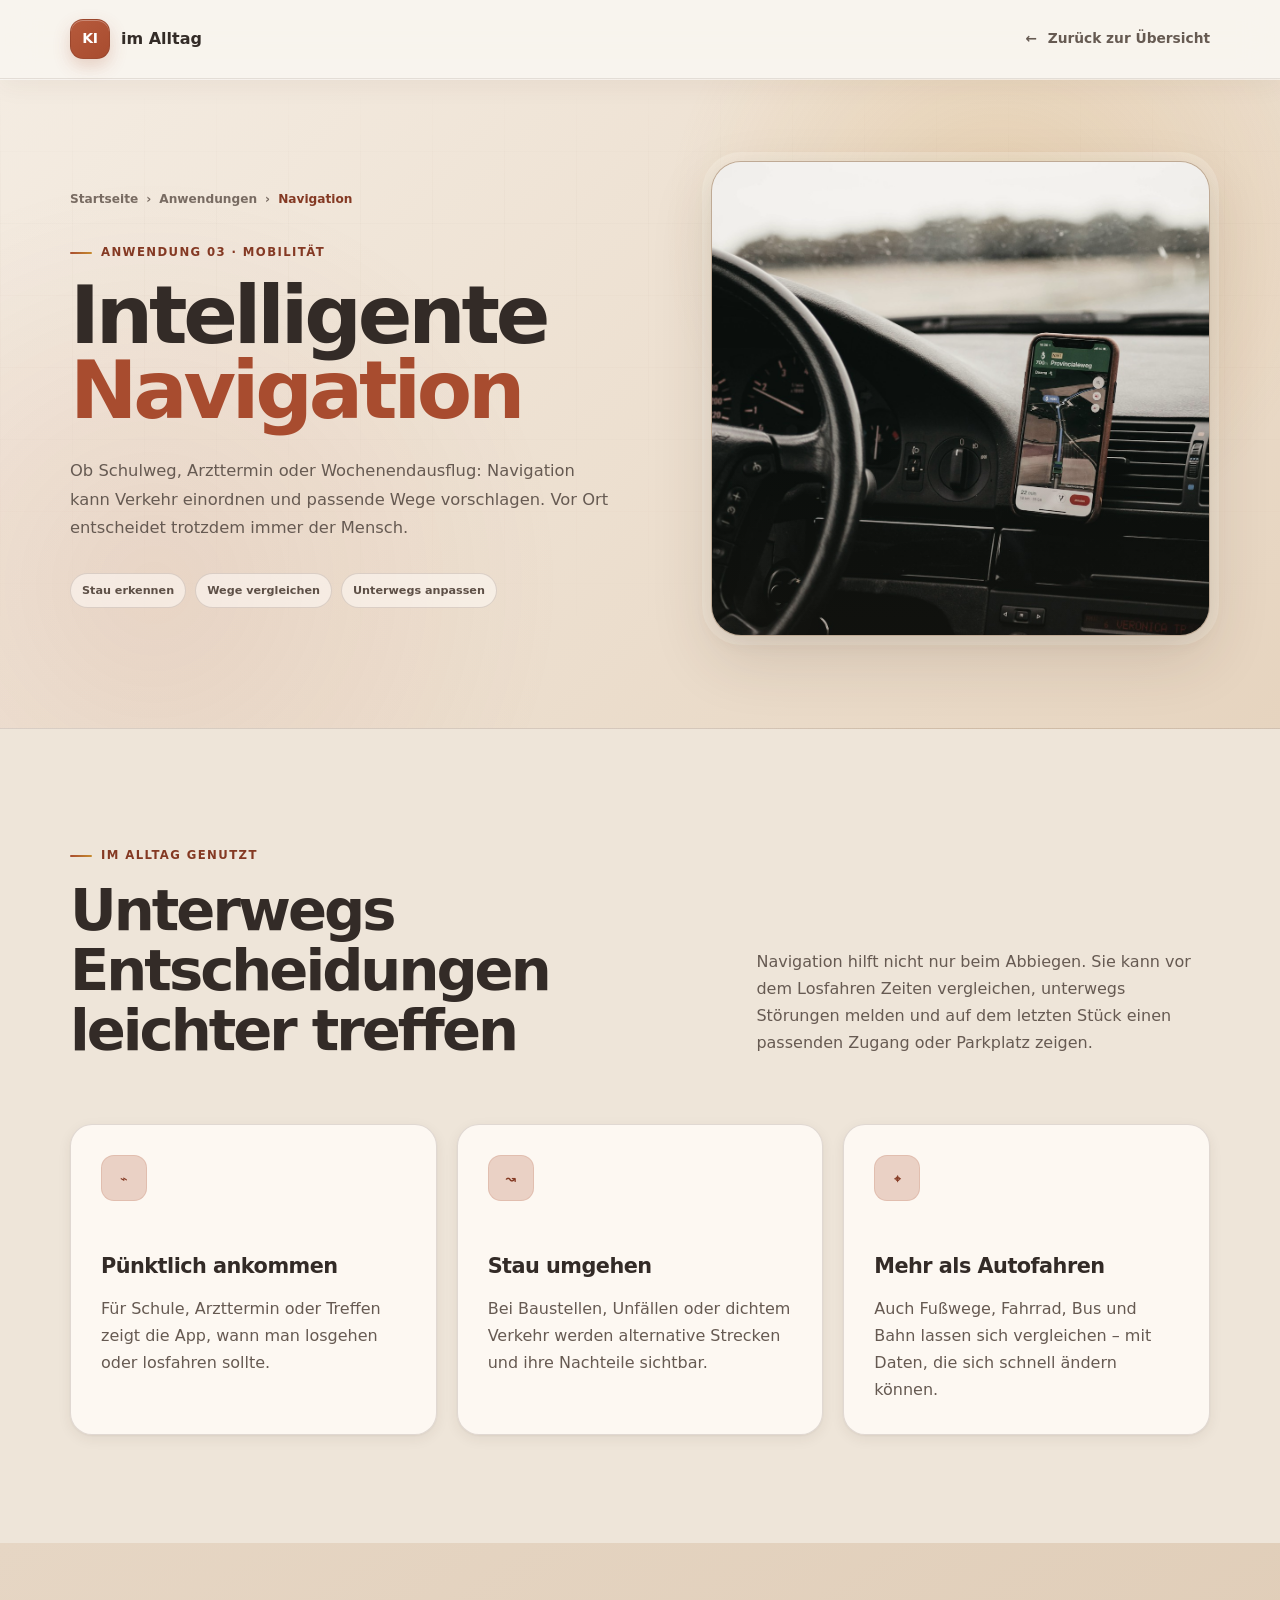
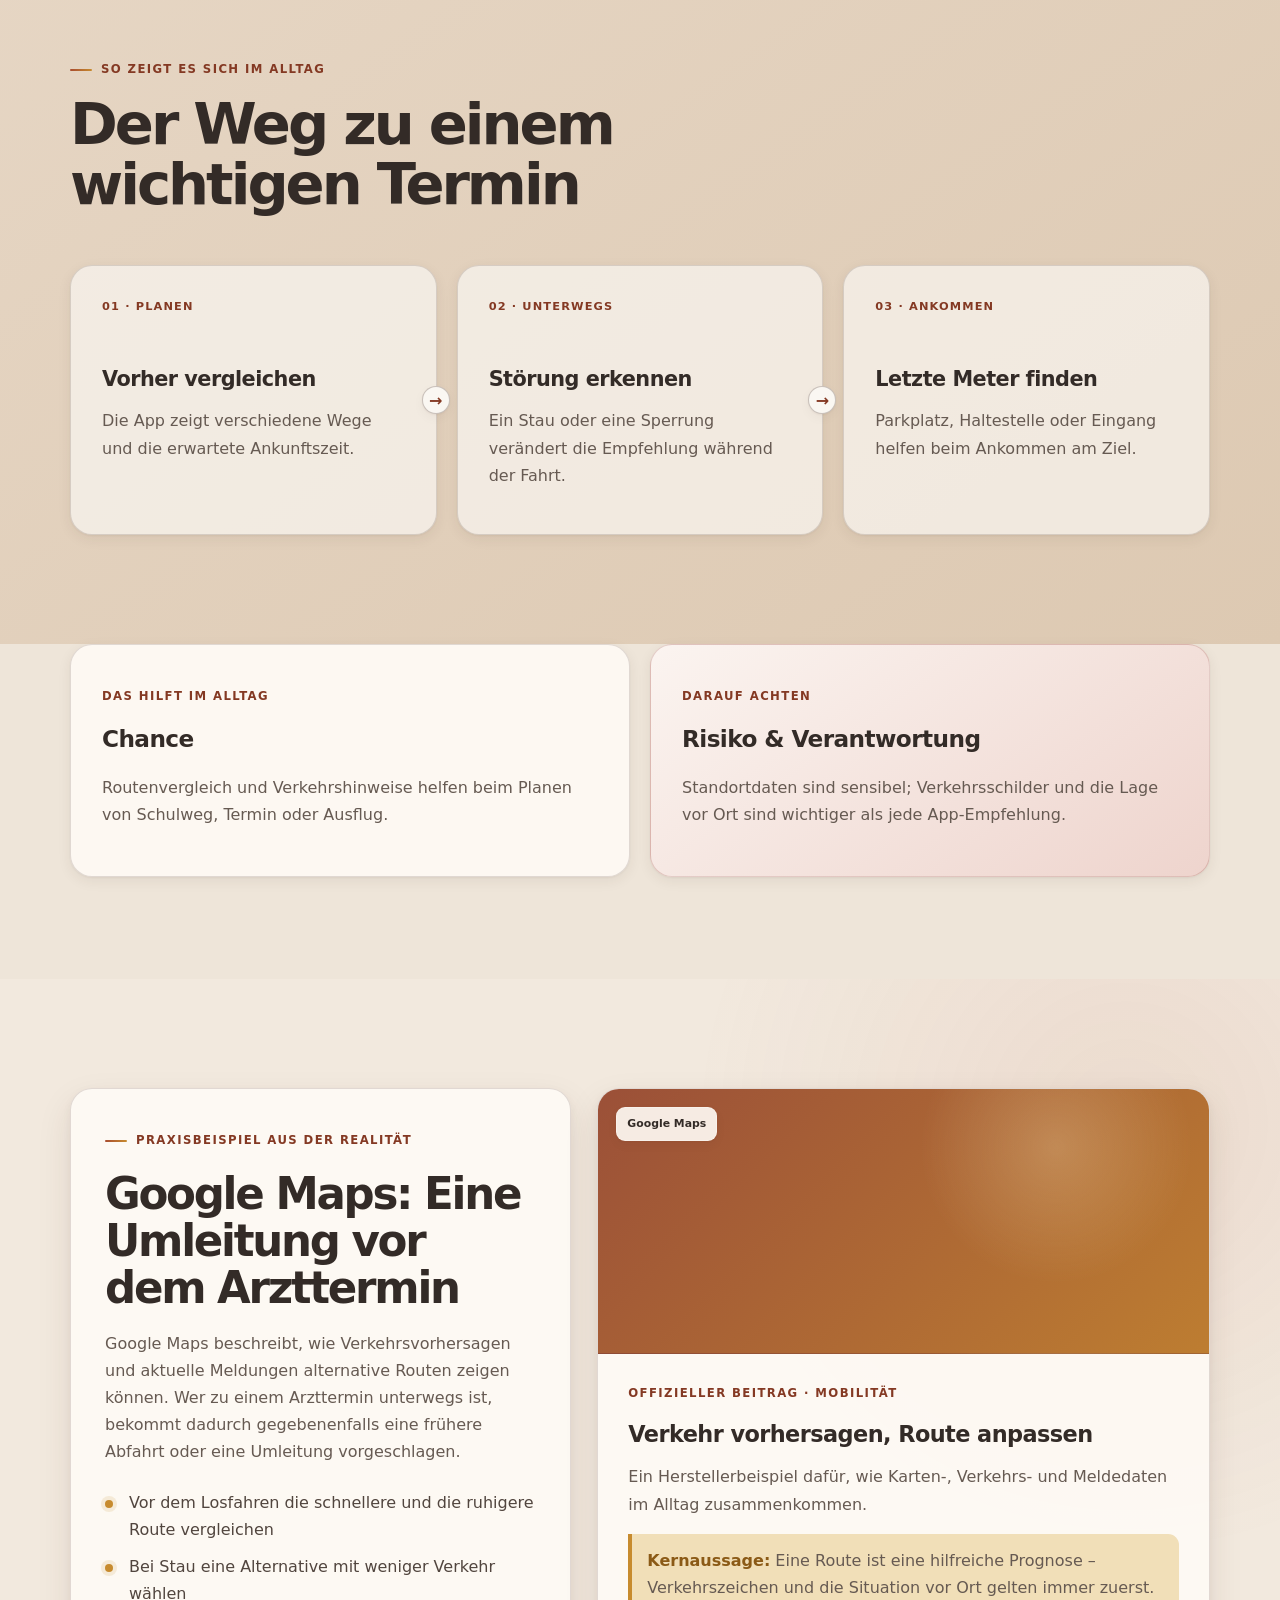
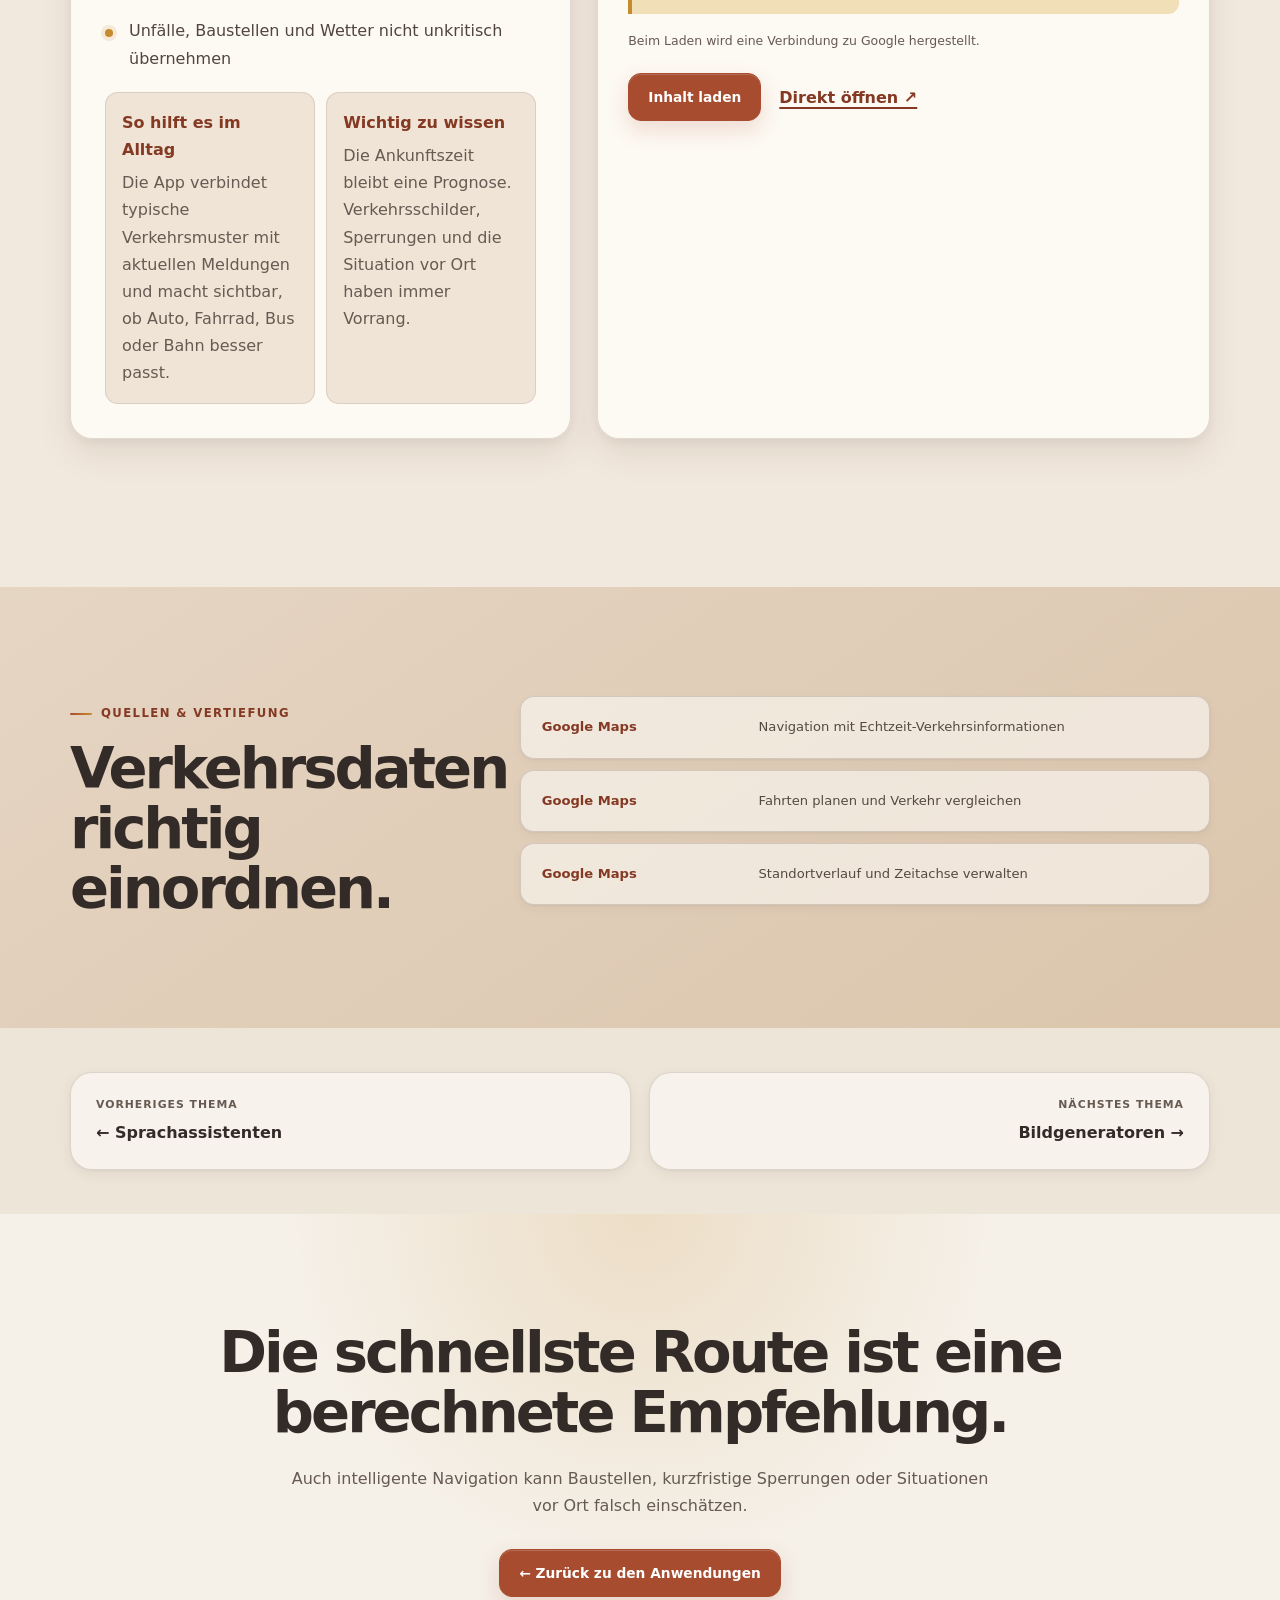
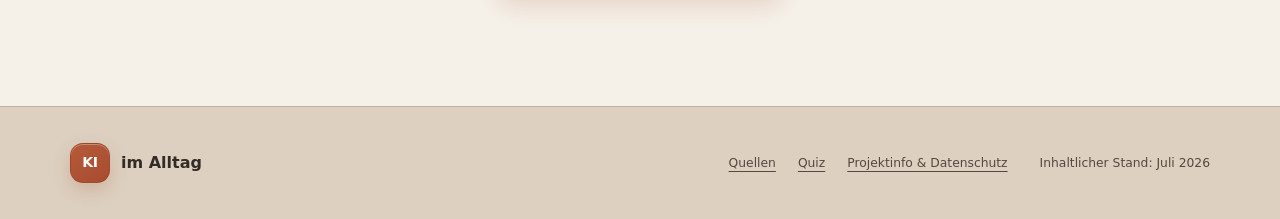
<file: navigation.html>
<!doctype html>
<html lang="de">
<head><meta charset="utf-8"><meta name="viewport" content="width=device-width, initial-scale=1"><meta name="description" content="Wie KI-Navigation im Alltag bei Stau, Terminen und Routen hilft."><title>Navigation | KI im Alltag</title><link rel="stylesheet" href="detail.css"><link rel="stylesheet" href="modern-ui.css"><script src="embed.js" defer></script></head>
<body class="theme-cyan">
  <header class="detail-nav"><nav class="container" aria-label="Seitennavigation"><a class="logo" href="index.html"><span class="logo-mark">KI</span><span>im Alltag</span></a><a class="back-link" href="index.html#alltag">← <span>Zurück zur Übersicht</span></a></nav></header>
  <main>
    <section class="detail-hero"><div class="container detail-hero-grid"><div><nav class="breadcrumbs" aria-label="Brotkrümelnavigation"><a href="index.html">Startseite</a><span>›</span><a href="index.html#alltag">Anwendungen</a><span>›</span><strong>Navigation</strong></nav><p class="kicker">Anwendung 03 · Mobilität</p><h1>Intelligente <span>Navigation</span></h1><p class="hero-lead">Ob Schulweg, Arzttermin oder Wochenendausflug: Navigation kann Verkehr einordnen und passende Wege vorschlagen. Vor Ort entscheidet trotzdem immer der Mensch.</p><div class="hero-meta"><span>Stau erkennen</span><span>Wege vergleichen</span><span>Unterwegs anpassen</span></div></div><figure class="hero-illustration"><img src="assets/photos/navigation.jpg" alt="Smartphone mit aktiver Navigation in einer Fahrzeughalterung"></figure></div></section>
    <section class="content-block"><div class="container"><div class="section-head"><div><p class="section-label">Im Alltag genutzt</p><h2>Unterwegs Entscheidungen leichter treffen</h2></div><p>Navigation hilft nicht nur beim Abbiegen. Sie kann vor dem Losfahren Zeiten vergleichen, unterwegs Störungen melden und auf dem letzten Stück einen passenden Zugang oder Parkplatz zeigen.</p></div><div class="info-grid"><article class="info-card"><span class="info-card-icon">⌁</span><h3>Pünktlich ankommen</h3><p>Für Schule, Arzttermin oder Treffen zeigt die App, wann man losgehen oder losfahren sollte.</p></article><article class="info-card"><span class="info-card-icon">↝</span><h3>Stau umgehen</h3><p>Bei Baustellen, Unfällen oder dichtem Verkehr werden alternative Strecken und ihre Nachteile sichtbar.</p></article><article class="info-card"><span class="info-card-icon">⌖</span><h3>Mehr als Autofahren</h3><p>Auch Fußwege, Fahrrad, Bus und Bahn lassen sich vergleichen – mit Daten, die sich schnell ändern können.</p></article></div></div></section>
    <section class="diagram-section"><div class="container"><div class="diagram-head"><p class="section-label">So zeigt es sich im Alltag</p><h2>Der Weg zu einem wichtigen Termin</h2></div><div class="flow"><article class="flow-step"><span>01 · PLANEN</span><h3>Vorher vergleichen</h3><p>Die App zeigt verschiedene Wege und die erwartete Ankunftszeit.</p></article><article class="flow-step"><span>02 · UNTERWEGS</span><h3>Störung erkennen</h3><p>Ein Stau oder eine Sperrung verändert die Empfehlung während der Fahrt.</p></article><article class="flow-step"><span>03 · ANKOMMEN</span><h3>Letzte Meter finden</h3><p>Parkplatz, Haltestelle oder Eingang helfen beim Ankommen am Ziel.</p></article></div></div></section>
    <section class="practice-section"><div class="container"><div class="practice-grid"><div class="practice-copy"><p class="section-label">Praxisbeispiel aus der Realität</p><h2>Google Maps: Eine Umleitung vor dem Arzttermin</h2><p>Google Maps beschreibt, wie Verkehrsvorhersagen und aktuelle Meldungen alternative Routen zeigen können. Wer zu einem Arzttermin unterwegs ist, bekommt dadurch gegebenenfalls eine frühere Abfahrt oder eine Umleitung vorgeschlagen.</p><ul class="practice-list"><li>Vor dem Losfahren die schnellere und die ruhigere Route vergleichen</li><li>Bei Stau eine Alternative mit weniger Verkehr wählen</li><li>Unfälle, Baustellen und Wetter nicht unkritisch übernehmen</li></ul><div class="practice-insight-grid"><div class="practice-insight"><strong>So hilft es im Alltag</strong><span>Die App verbindet typische Verkehrsmuster mit aktuellen Meldungen und macht sichtbar, ob Auto, Fahrrad, Bus oder Bahn besser passt.</span></div><div class="practice-insight"><strong>Wichtig zu wissen</strong><span>Die Ankunftszeit bleibt eine Prognose. Verkehrsschilder, Sperrungen und die Situation vor Ort haben immer Vorrang.</span></div></div></div><article class="practice-media media-card" data-provider="article" data-embed-url="https://blog.google/products-and-platforms/products/maps/google-maps-101-how-ai-helps-predict-traffic-and-determine-routes/"><div class="media-preview" aria-hidden="true"><span class="media-provider">Google Maps</span></div><div class="media-copy"><p class="signal-type">Offizieller Beitrag · Mobilität</p><h3>Verkehr vorhersagen, Route anpassen</h3><p>Ein Herstellerbeispiel dafür, wie Karten-, Verkehrs- und Meldedaten im Alltag zusammenkommen.</p><p class="privacy-note">Beim Laden wird eine Verbindung zu Google hergestellt.</p><div class="media-actions"><button class="load-embed" type="button">Inhalt laden</button><a href="https://blog.google/products-and-platforms/products/maps/google-maps-101-how-ai-helps-predict-traffic-and-determine-routes/" target="_blank" rel="noopener">Direkt öffnen ↗</a></div></div></article></div><div class="media-status" aria-live="polite"></div></div></section>
    <section class="detail-sources" id="quellen"><div class="container"><div><p class="section-label">Quellen & Vertiefung</p><h2>Verkehrsdaten richtig einordnen.</h2></div><ul class="source-list"><li><a href="https://support.google.com/maps/answer/9770907?hl=de" target="_blank" rel="noopener"><strong>Google Maps</strong><span>Navigation mit Echtzeit-Verkehrsinformationen</span></a></li><li><a href="https://support.google.com/maps/answer/7565193?hl=de" target="_blank" rel="noopener"><strong>Google Maps</strong><span>Fahrten planen und Verkehr vergleichen</span></a></li><li><a href="https://support.google.com/maps/answer/6258979?hl=de" target="_blank" rel="noopener"><strong>Google Maps</strong><span>Standortverlauf und Zeitachse verwalten</span></a></li></ul></div></section>
    <nav class="topic-nav container" aria-label="Zwischen Anwendungen wechseln"><a href="sprachassistenten.html"><span>Vorheriges Thema</span><strong>← Sprachassistenten</strong></a><a href="bildgeneratoren.html"><span>Nächstes Thema</span><strong>Bildgeneratoren →</strong></a></nav>
    <section class="detail-note"><div class="container"><h2>Die schnellste Route ist eine berechnete Empfehlung.</h2><p>Auch intelligente Navigation kann Baustellen, kurzfristige Sperrungen oder Situationen vor Ort falsch einschätzen.</p><a class="button" href="index.html#alltag">← Zurück zu den Anwendungen</a></div></section>
  </main>
  <footer class="detail-footer"><div class="container footer-grid"><a class="logo" href="index.html"><span class="logo-mark">KI</span><span>im Alltag</span></a><nav class="footer-links" aria-label="Fußnavigation"><a href="#quellen">Quellen</a><a href="quiz.html">Quiz</a><a href="projektinfo.html">Projektinfo & Datenschutz</a></nav><p>Inhaltlicher Stand: Juli 2026</p></div></footer>
</body></html>
</file>
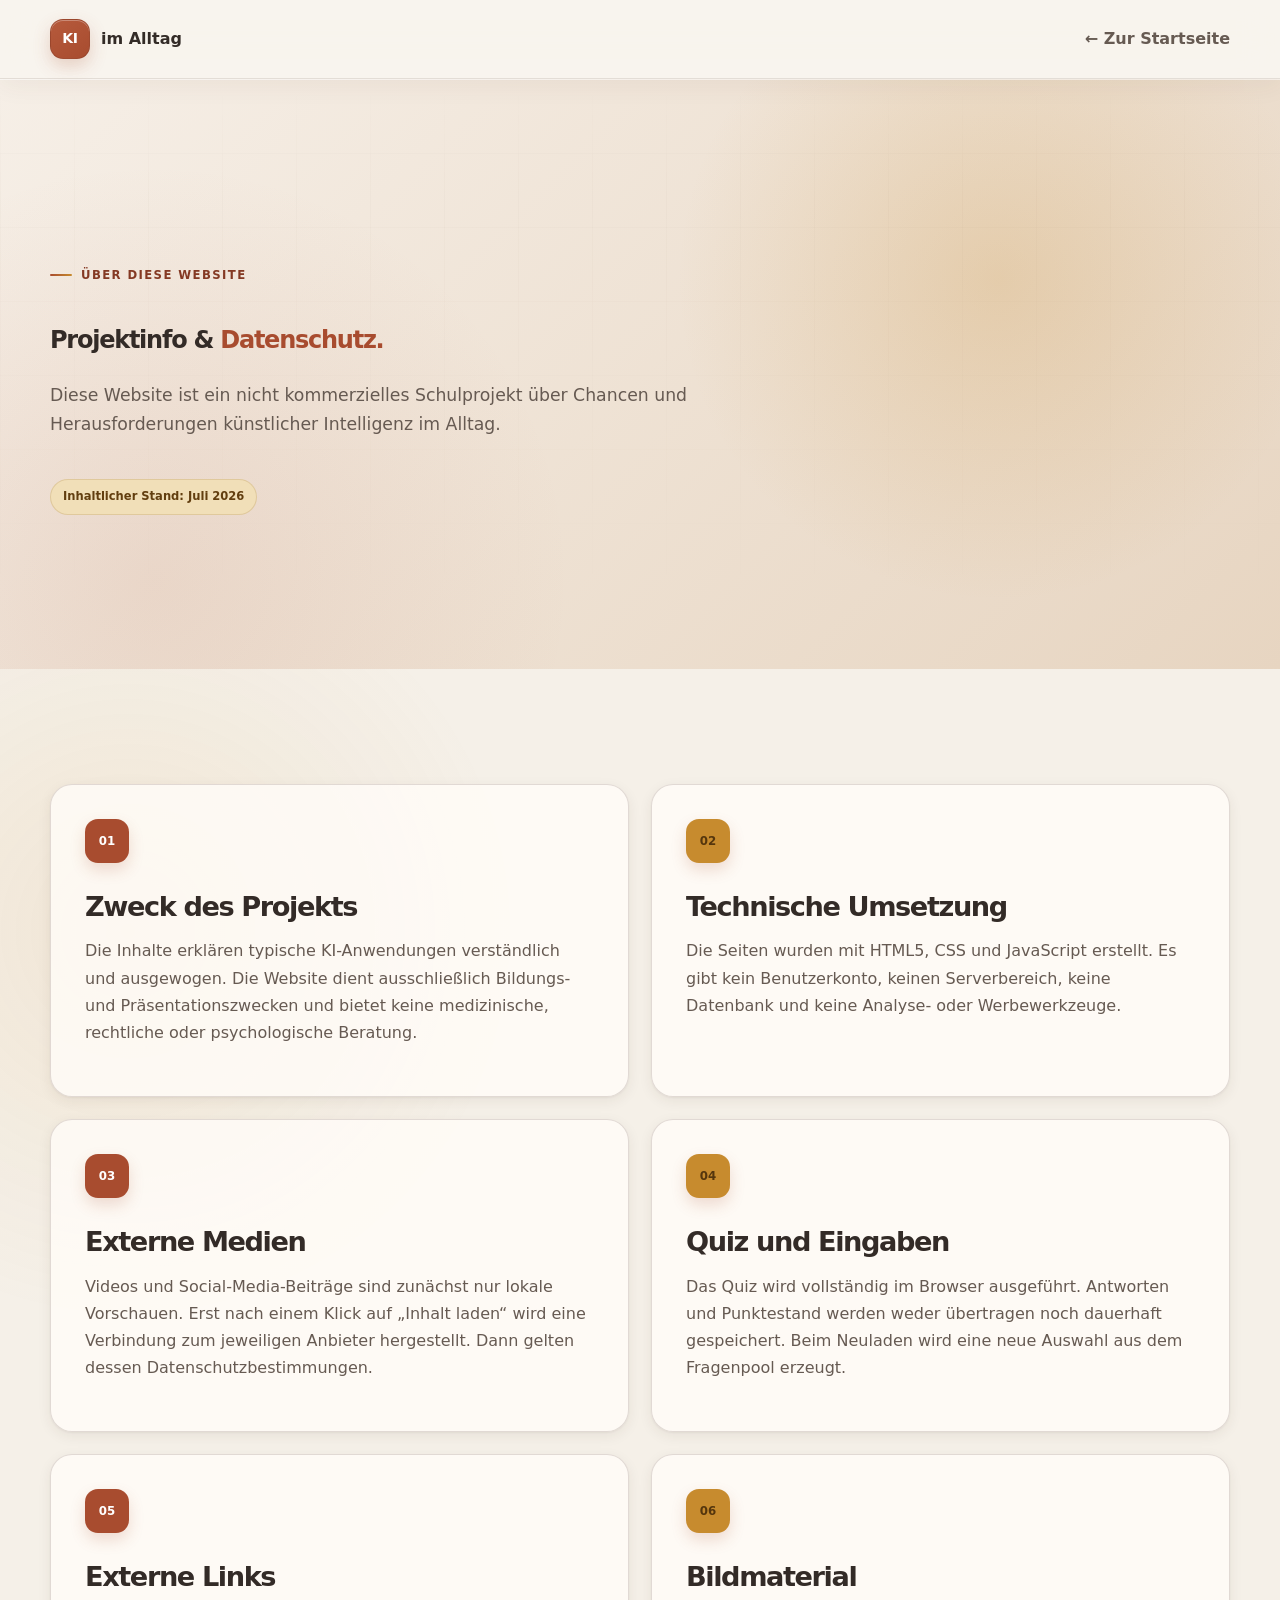
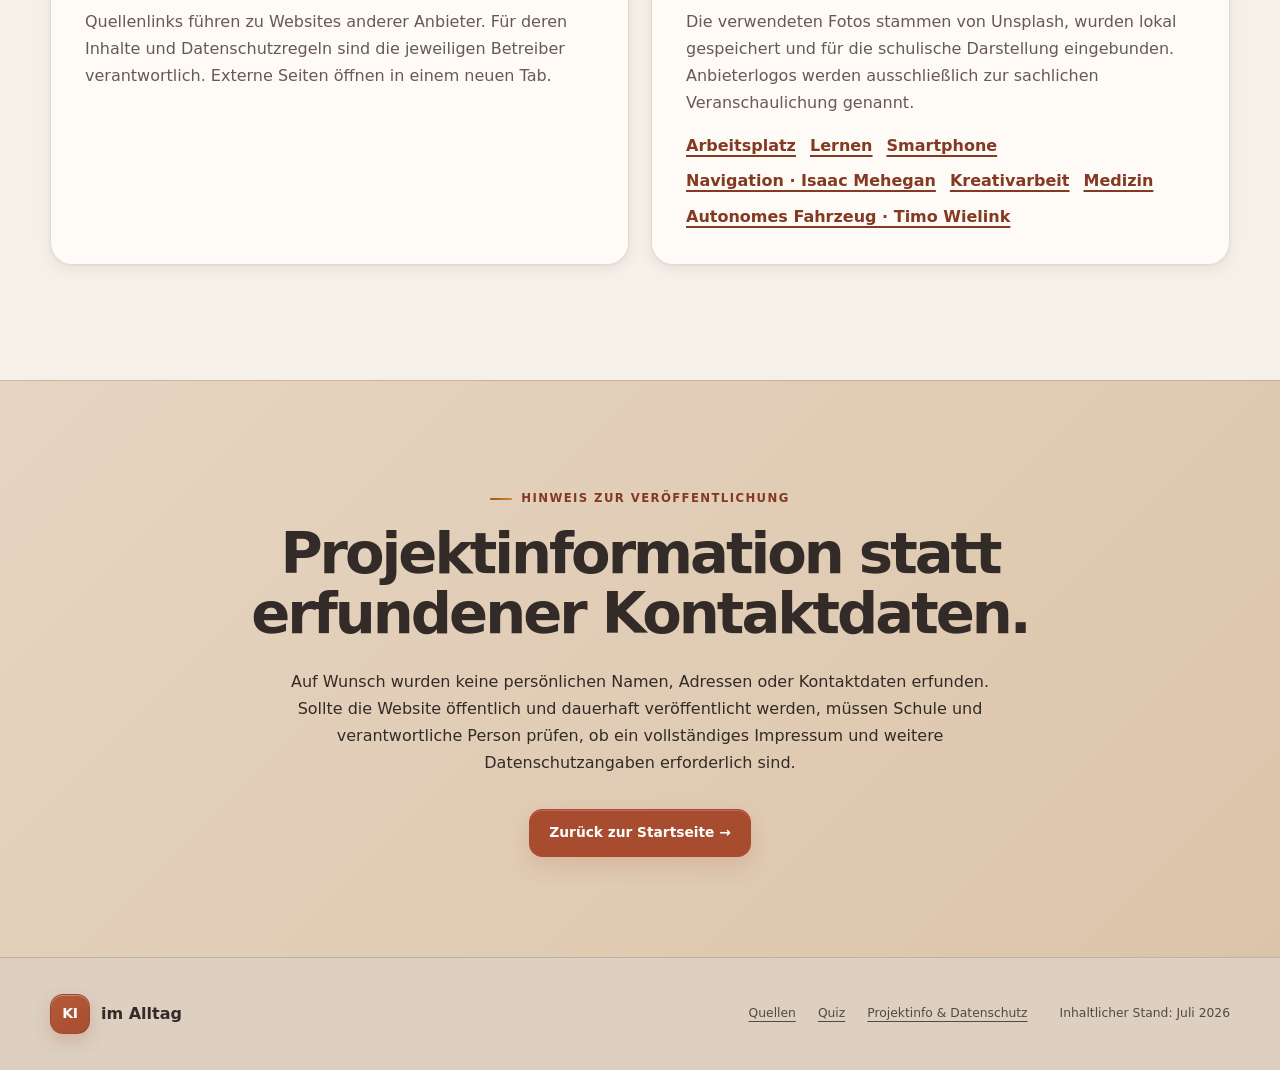
<file: projektinfo.html>
<!doctype html>
<html lang="de">
<head>
  <meta charset="utf-8">
  <meta name="viewport" content="width=device-width, initial-scale=1">
  <meta name="description" content="Projektinformationen und Datenschutzhinweise zur Schulwebsite KI im Alltag.">
  <title>Projektinfo & Datenschutz | KI im Alltag</title>
  <link rel="stylesheet" href="style.css">
  <link rel="stylesheet" href="modern-ui.css">
</head>
<body class="project-page">
  <header class="site-header project-header"><nav class="nav container" aria-label="Seitennavigation"><a class="logo" href="index.html"><span class="logo-mark">KI</span><span>im Alltag</span></a><a class="quiz-back" href="index.html">← Zur Startseite</a></nav></header>
  <main>
    <section class="project-hero"><div class="project-pattern" aria-hidden="true"></div><div class="container"><p class="section-kicker">Über diese Website</p><h1>Projektinfo & <em>Datenschutz.</em></h1><p>Diese Website ist ein nicht kommerzielles Schulprojekt über Chancen und Herausforderungen künstlicher Intelligenz im Alltag.</p><span class="content-date">Inhaltlicher Stand: Juli 2026</span></div></section>
    <section class="section project-content"><div class="container project-grid">
      <article class="project-card"><span>01</span><h2>Zweck des Projekts</h2><p>Die Inhalte erklären typische KI-Anwendungen verständlich und ausgewogen. Die Website dient ausschließlich Bildungs- und Präsentationszwecken und bietet keine medizinische, rechtliche oder psychologische Beratung.</p></article>
      <article class="project-card"><span>02</span><h2>Technische Umsetzung</h2><p>Die Seiten wurden mit HTML5, CSS und JavaScript erstellt. Es gibt kein Benutzerkonto, keinen Serverbereich, keine Datenbank und keine Analyse- oder Werbewerkzeuge.</p></article>
      <article class="project-card"><span>03</span><h2>Externe Medien</h2><p>Videos und Social-Media-Beiträge sind zunächst nur lokale Vorschauen. Erst nach einem Klick auf „Inhalt laden“ wird eine Verbindung zum jeweiligen Anbieter hergestellt. Dann gelten dessen Datenschutzbestimmungen.</p></article>
      <article class="project-card"><span>04</span><h2>Quiz und Eingaben</h2><p>Das Quiz wird vollständig im Browser ausgeführt. Antworten und Punktestand werden weder übertragen noch dauerhaft gespeichert. Beim Neuladen wird eine neue Auswahl aus dem Fragenpool erzeugt.</p></article>
      <article class="project-card"><span>05</span><h2>Externe Links</h2><p>Quellenlinks führen zu Websites anderer Anbieter. Für deren Inhalte und Datenschutzregeln sind die jeweiligen Betreiber verantwortlich. Externe Seiten öffnen in einem neuen Tab.</p></article>
      <article class="project-card"><span>06</span><h2>Bildmaterial</h2><p>Die verwendeten Fotos stammen von Unsplash, wurden lokal gespeichert und für die schulische Darstellung eingebunden. Anbieterlogos werden ausschließlich zur sachlichen Veranschaulichung genannt.</p><div class="photo-credits"><a href="https://images.unsplash.com/photo-1516321318423-f06f85e504b3" target="_blank" rel="noopener">Arbeitsplatz</a><a href="https://images.unsplash.com/photo-1499750310107-5fef28a66643" target="_blank" rel="noopener">Lernen</a><a href="https://images.unsplash.com/photo-1511707171634-5f897ff02aa9" target="_blank" rel="noopener">Smartphone</a><a href="https://unsplash.com/photos/7x5V13744KM" target="_blank" rel="noopener">Navigation · Isaac Mehegan</a><a href="https://images.unsplash.com/photo-1522202176988-66273c2fd55f" target="_blank" rel="noopener">Kreativarbeit</a><a href="https://images.unsplash.com/photo-1576091160399-112ba8d25d1d" target="_blank" rel="noopener">Medizin</a><a href="https://unsplash.com/photos/HNlY1OTz3V4" target="_blank" rel="noopener">Autonomes Fahrzeug · Timo Wielink</a></div></article>
    </div></section>
    <section class="project-note"><div class="container"><p class="section-kicker">Hinweis zur Veröffentlichung</p><h2>Projektinformation statt erfundener Kontaktdaten.</h2><p>Auf Wunsch wurden keine persönlichen Namen, Adressen oder Kontaktdaten erfunden. Sollte die Website öffentlich und dauerhaft veröffentlicht werden, müssen Schule und verantwortliche Person prüfen, ob ein vollständiges Impressum und weitere Datenschutzangaben erforderlich sind.</p><a class="button button-primary" href="index.html">Zurück zur Startseite →</a></div></section>
  </main>
  <footer class="site-footer"><div class="container footer-inner"><a class="logo" href="index.html"><span class="logo-mark">KI</span><span>im Alltag</span></a><nav class="footer-links" aria-label="Fußnavigation"><a href="index.html#quellen">Quellen</a><a href="quiz.html">Quiz</a><a href="projektinfo.html" aria-current="page">Projektinfo & Datenschutz</a></nav><p>Inhaltlicher Stand: Juli 2026</p></div></footer>
</body>
</html>
</file>
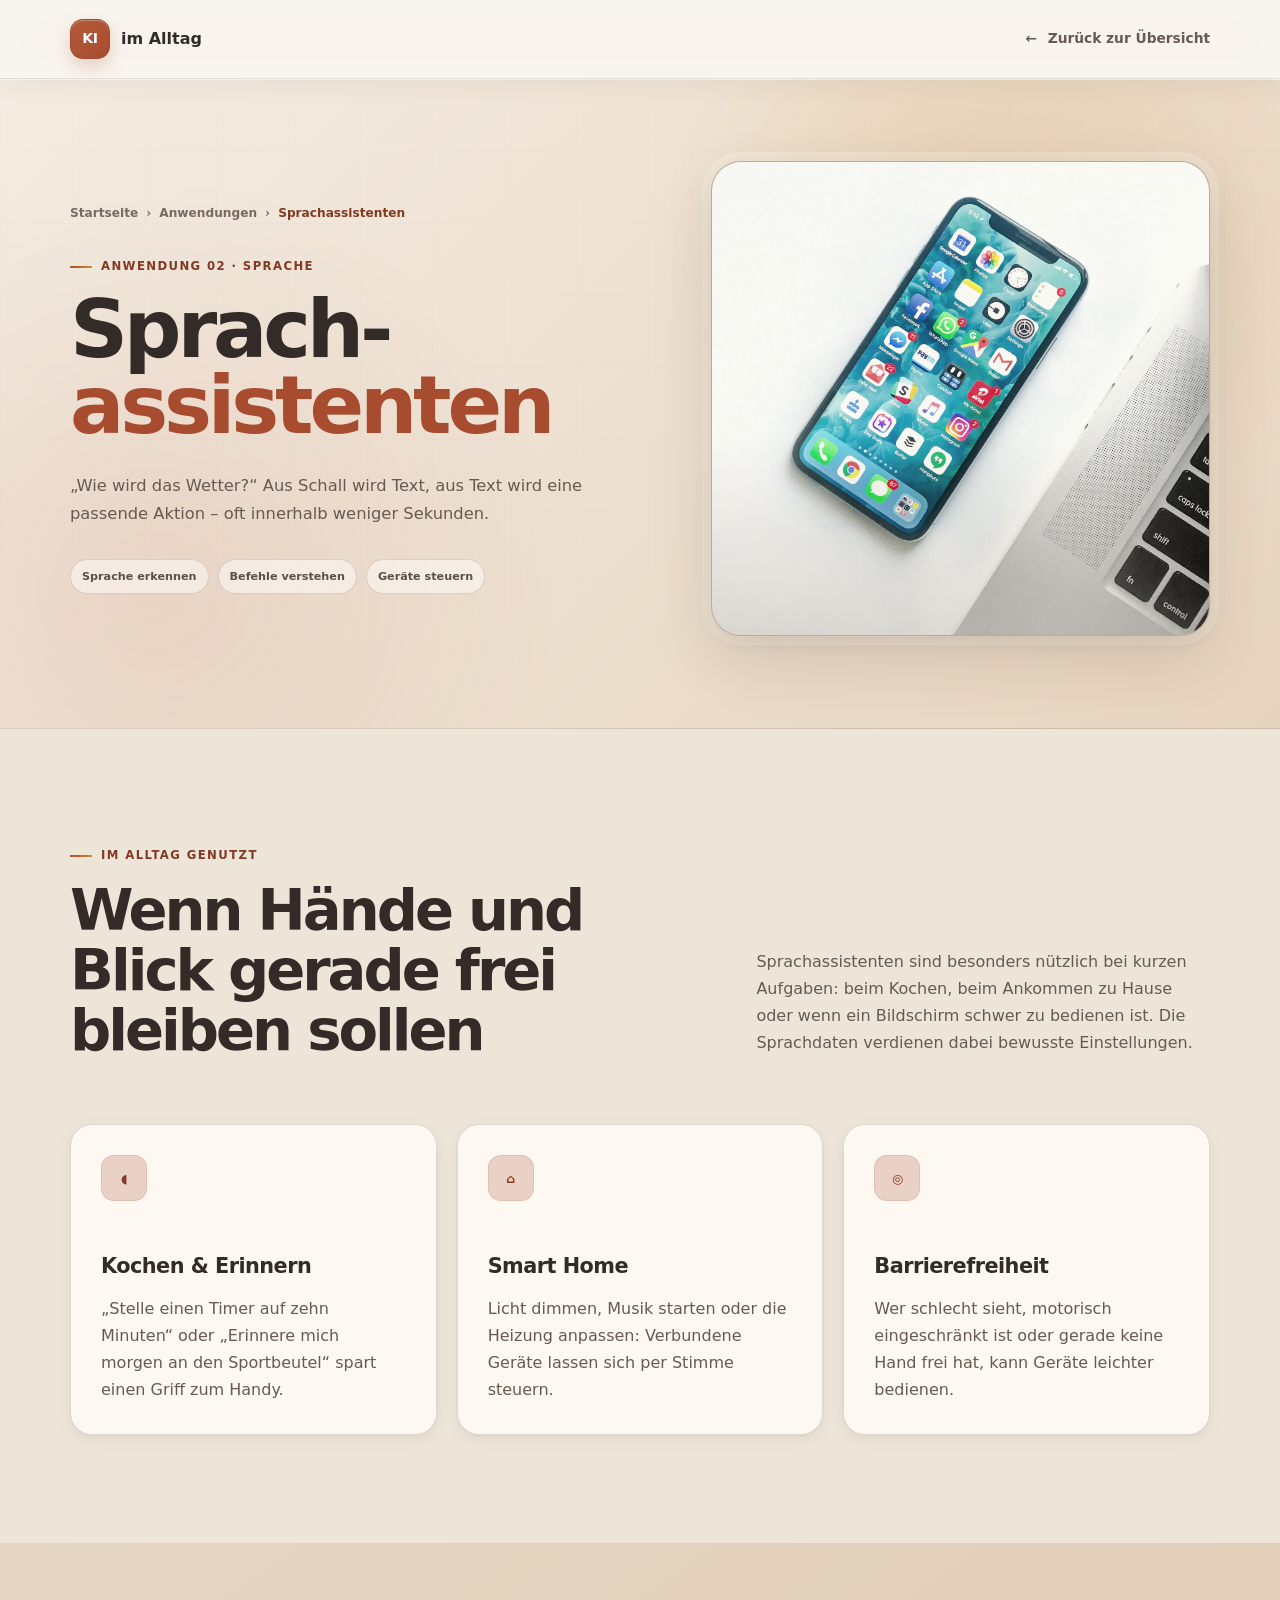
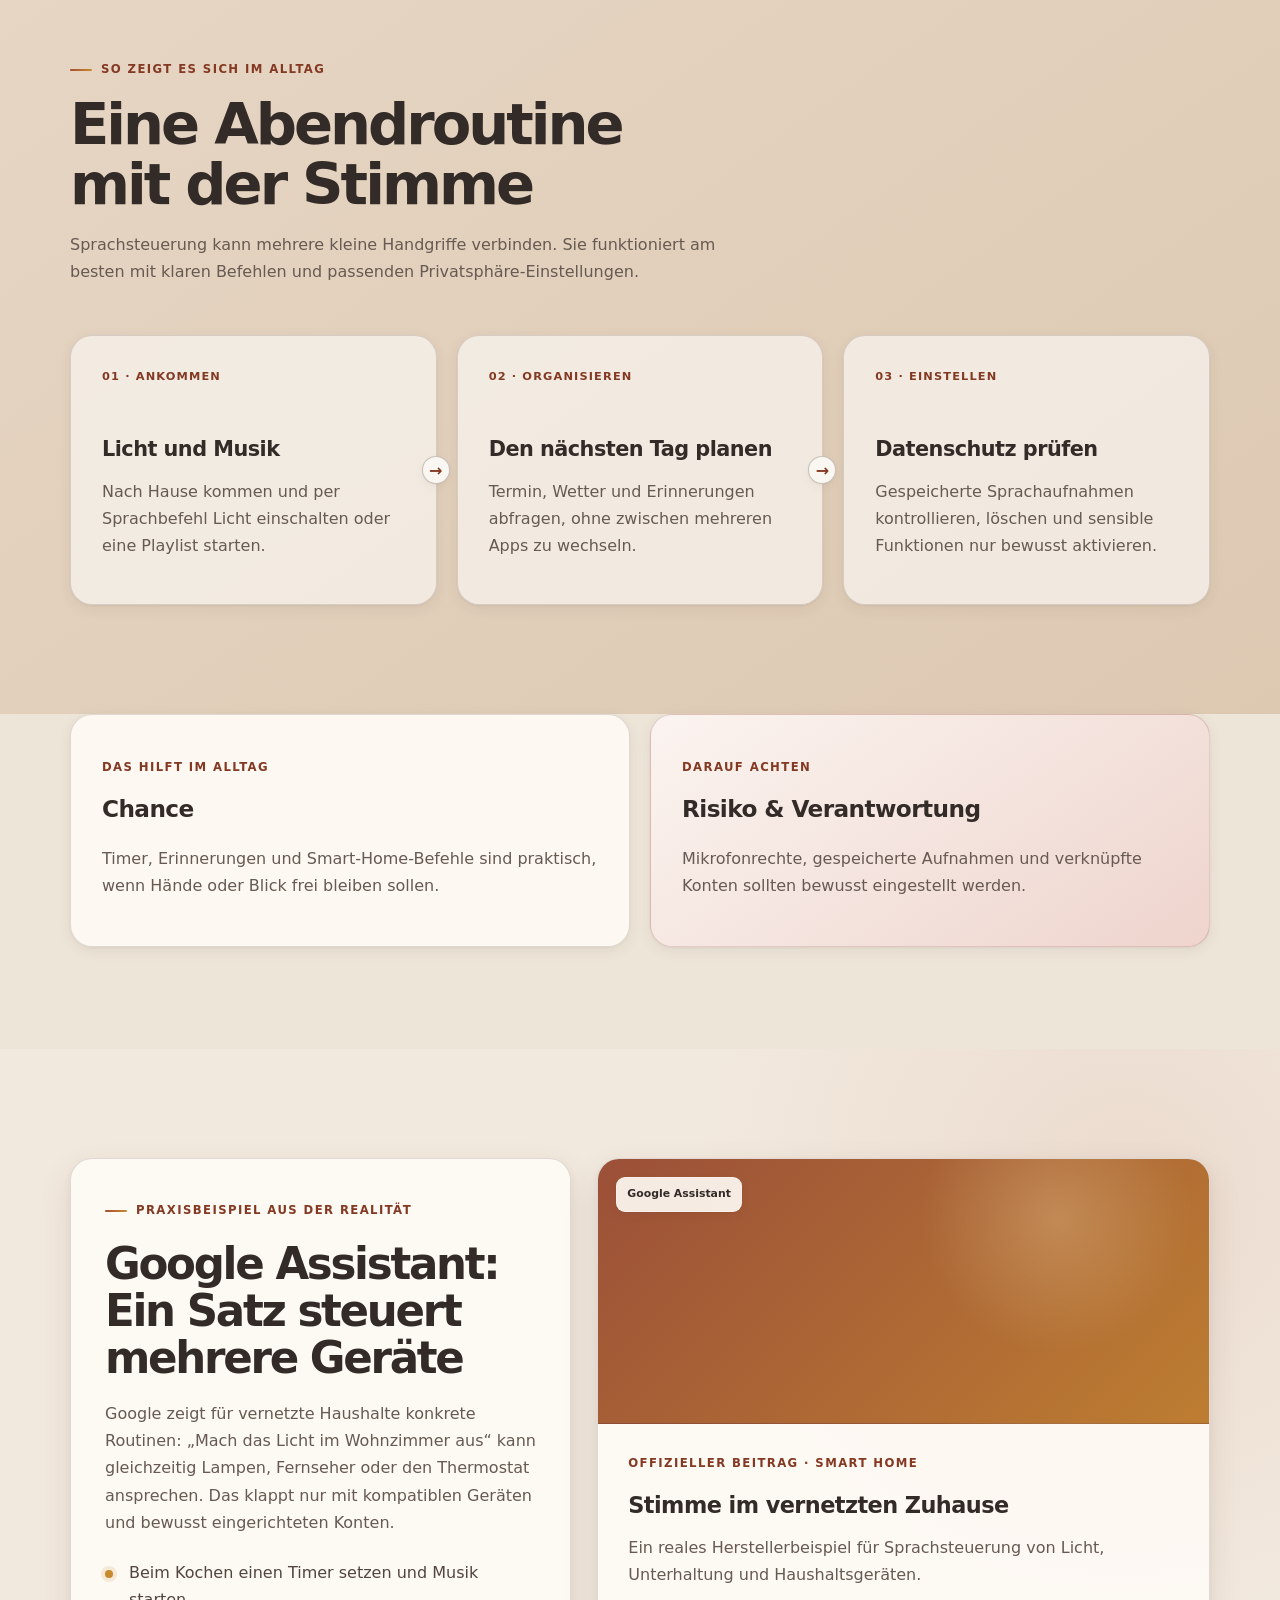
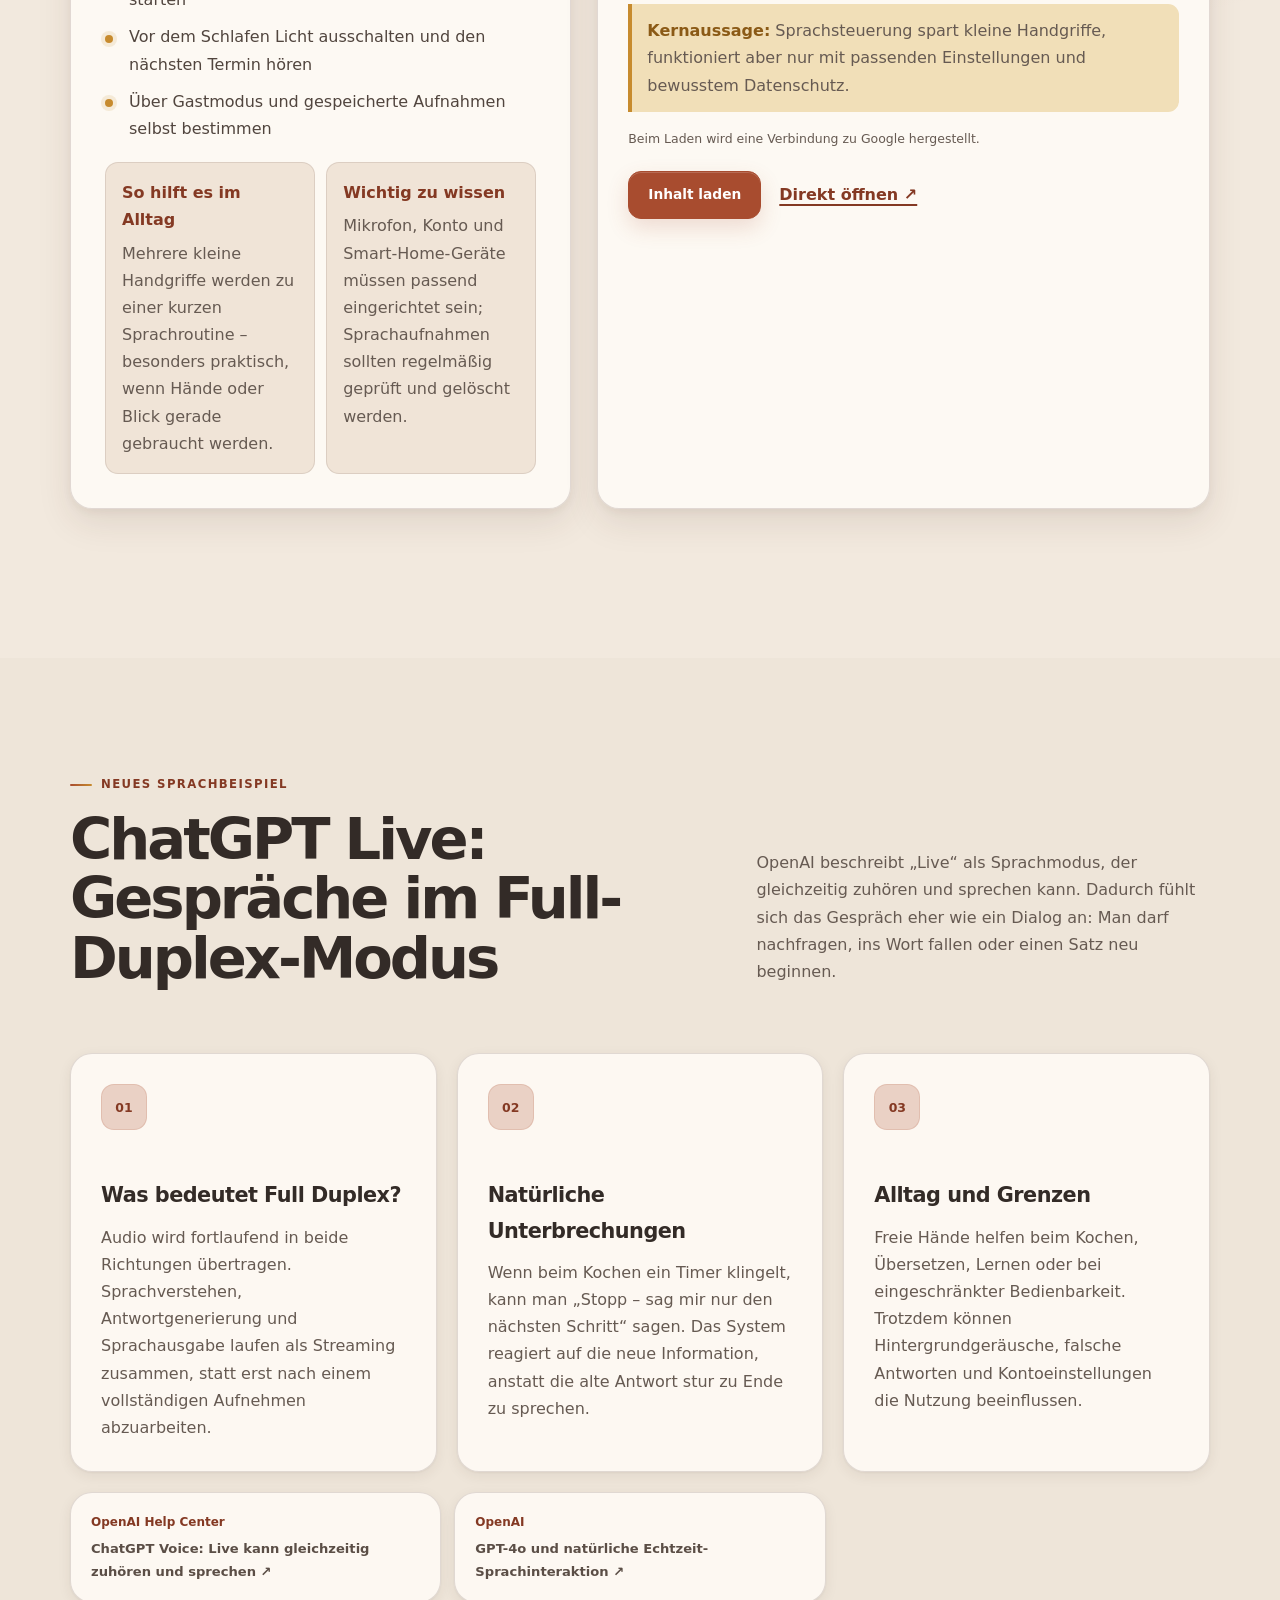
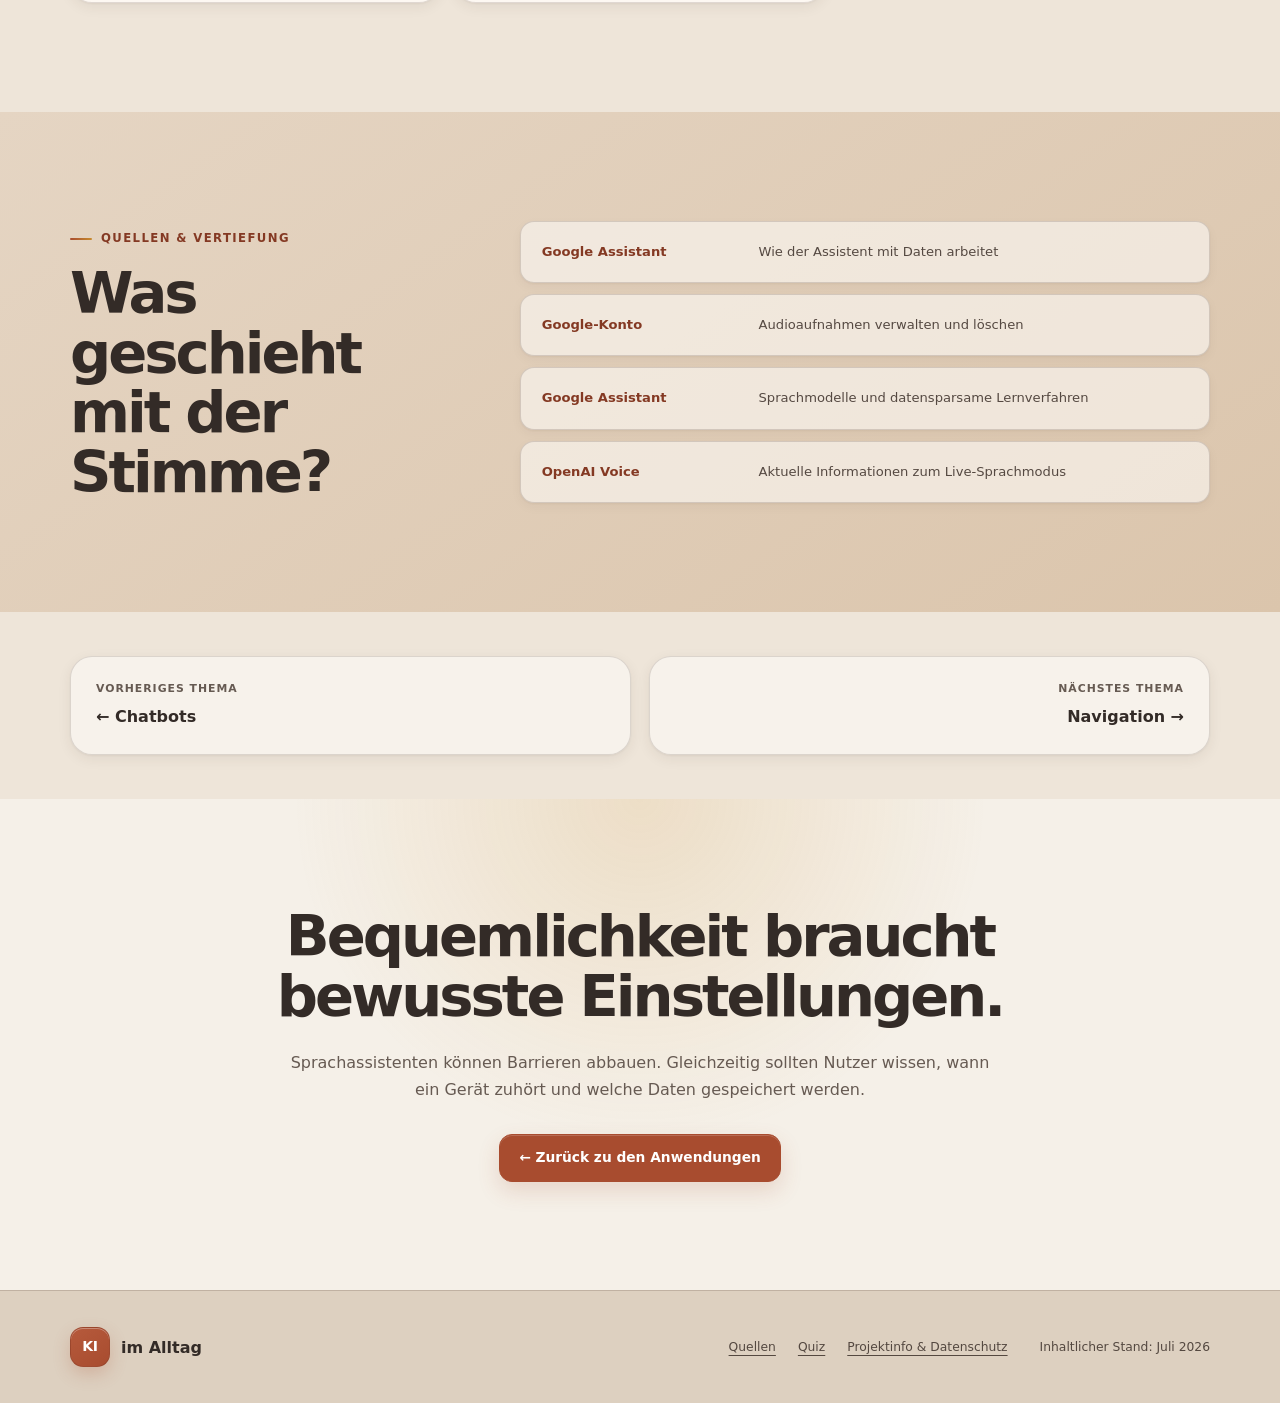
<file: sprachassistenten.html>
<!doctype html>
<html lang="de">
<head><meta charset="utf-8"><meta name="viewport" content="width=device-width, initial-scale=1"><meta name="description" content="Wie Sprachassistenten im Alltag helfen: Smart Home, Erinnerungen und Barrierefreiheit."><title>Sprachassistenten | KI im Alltag</title><link rel="stylesheet" href="detail.css"><link rel="stylesheet" href="modern-ui.css"><script src="embed.js" defer></script></head>
<body class="theme-blue">
  <header class="detail-nav"><nav class="container" aria-label="Seitennavigation"><a class="logo" href="index.html"><span class="logo-mark">KI</span><span>im Alltag</span></a><a class="back-link" href="index.html#alltag">← <span>Zurück zur Übersicht</span></a></nav></header>
  <main>
    <section class="detail-hero"><div class="container detail-hero-grid"><div><nav class="breadcrumbs" aria-label="Brotkrümelnavigation"><a href="index.html">Startseite</a><span>›</span><a href="index.html#alltag">Anwendungen</a><span>›</span><strong>Sprachassistenten</strong></nav><p class="kicker">Anwendung 02 · Sprache</p><h1>Sprach-<span>assistenten</span></h1><p class="hero-lead">„Wie wird das Wetter?“ Aus Schall wird Text, aus Text wird eine passende Aktion – oft innerhalb weniger Sekunden.</p><div class="hero-meta"><span>Sprache erkennen</span><span>Befehle verstehen</span><span>Geräte steuern</span></div></div><figure class="hero-illustration"><img src="assets/photos/sprachassistenten.jpg" alt="Smartphone neben einem Laptop als Zugang zu Sprachassistenten"></figure></div></section>
    <section class="content-block"><div class="container"><div class="section-head"><div><p class="section-label">Im Alltag genutzt</p><h2>Wenn Hände und Blick gerade frei bleiben sollen</h2></div><p>Sprachassistenten sind besonders nützlich bei kurzen Aufgaben: beim Kochen, beim Ankommen zu Hause oder wenn ein Bildschirm schwer zu bedienen ist. Die Sprachdaten verdienen dabei bewusste Einstellungen.</p></div><div class="info-grid"><article class="info-card"><span class="info-card-icon">◖</span><h3>Kochen & Erinnern</h3><p>„Stelle einen Timer auf zehn Minuten“ oder „Erinnere mich morgen an den Sportbeutel“ spart einen Griff zum Handy.</p></article><article class="info-card"><span class="info-card-icon">⌂</span><h3>Smart Home</h3><p>Licht dimmen, Musik starten oder die Heizung anpassen: Verbundene Geräte lassen sich per Stimme steuern.</p></article><article class="info-card"><span class="info-card-icon">◎</span><h3>Barrierefreiheit</h3><p>Wer schlecht sieht, motorisch eingeschränkt ist oder gerade keine Hand frei hat, kann Geräte leichter bedienen.</p></article></div></div></section>
    <section class="diagram-section"><div class="container"><div class="diagram-head"><p class="section-label">So zeigt es sich im Alltag</p><h2>Eine Abendroutine mit der Stimme</h2><p>Sprachsteuerung kann mehrere kleine Handgriffe verbinden. Sie funktioniert am besten mit klaren Befehlen und passenden Privatsphäre-Einstellungen.</p></div><div class="flow"><article class="flow-step"><span>01 · ANKOMMEN</span><h3>Licht und Musik</h3><p>Nach Hause kommen und per Sprachbefehl Licht einschalten oder eine Playlist starten.</p></article><article class="flow-step"><span>02 · ORGANISIEREN</span><h3>Den nächsten Tag planen</h3><p>Termin, Wetter und Erinnerungen abfragen, ohne zwischen mehreren Apps zu wechseln.</p></article><article class="flow-step"><span>03 · EINSTELLEN</span><h3>Datenschutz prüfen</h3><p>Gespeicherte Sprachaufnahmen kontrollieren, löschen und sensible Funktionen nur bewusst aktivieren.</p></article></div></div></section>
    <section class="practice-section"><div class="container"><div class="practice-grid"><div class="practice-copy"><p class="section-label">Praxisbeispiel aus der Realität</p><h2>Google Assistant: Ein Satz steuert mehrere Geräte</h2><p>Google zeigt für vernetzte Haushalte konkrete Routinen: „Mach das Licht im Wohnzimmer aus“ kann gleichzeitig Lampen, Fernseher oder den Thermostat ansprechen. Das klappt nur mit kompatiblen Geräten und bewusst eingerichteten Konten.</p><ul class="practice-list"><li>Beim Kochen einen Timer setzen und Musik starten</li><li>Vor dem Schlafen Licht ausschalten und den nächsten Termin hören</li><li>Über Gastmodus und gespeicherte Aufnahmen selbst bestimmen</li></ul><div class="practice-insight-grid"><div class="practice-insight"><strong>So hilft es im Alltag</strong><span>Mehrere kleine Handgriffe werden zu einer kurzen Sprachroutine – besonders praktisch, wenn Hände oder Blick gerade gebraucht werden.</span></div><div class="practice-insight"><strong>Wichtig zu wissen</strong><span>Mikrofon, Konto und Smart-Home-Geräte müssen passend eingerichtet sein; Sprachaufnahmen sollten regelmäßig geprüft und gelöscht werden.</span></div></div></div><article class="practice-media media-card" data-provider="article" data-embed-url="https://blog.google/products-and-platforms/products/assistant/lights-tv-even-backyard-how-assistant-helps-you-home/"><div class="media-preview" aria-hidden="true"><span class="media-provider">Google Assistant</span></div><div class="media-copy"><p class="signal-type">Offizieller Beitrag · Smart Home</p><h3>Stimme im vernetzten Zuhause</h3><p>Ein reales Herstellerbeispiel für Sprachsteuerung von Licht, Unterhaltung und Haushaltsgeräten.</p><p class="privacy-note">Beim Laden wird eine Verbindung zu Google hergestellt.</p><div class="media-actions"><button class="load-embed" type="button">Inhalt laden</button><a href="https://blog.google/products-and-platforms/products/assistant/lights-tv-even-backyard-how-assistant-helps-you-home/" target="_blank" rel="noopener">Direkt öffnen ↗</a></div></div></article></div><div class="media-status" aria-live="polite"></div></div></section>

    <section class="content-block voice-live-section" id="chatgpt-live"><div class="container"><div class="section-head"><div><p class="section-label">Neues Sprachbeispiel</p><h2>ChatGPT Live: Gespräche im Full-Duplex-Modus</h2></div><p>OpenAI beschreibt „Live“ als Sprachmodus, der gleichzeitig zuhören und sprechen kann. Dadurch fühlt sich das Gespräch eher wie ein Dialog an: Man darf nachfragen, ins Wort fallen oder einen Satz neu beginnen.</p></div><div class="info-grid"><article class="info-card"><span class="info-card-icon">01</span><h3>Was bedeutet Full Duplex?</h3><p>Audio wird fortlaufend in beide Richtungen übertragen. Sprachverstehen, Antwortgenerierung und Sprachausgabe laufen als Streaming zusammen, statt erst nach einem vollständigen Aufnehmen abzuarbeiten.</p></article><article class="info-card"><span class="info-card-icon">02</span><h3>Natürliche Unterbrechungen</h3><p>Wenn beim Kochen ein Timer klingelt, kann man „Stopp – sag mir nur den nächsten Schritt“ sagen. Das System reagiert auf die neue Information, anstatt die alte Antwort stur zu Ende zu sprechen.</p></article><article class="info-card"><span class="info-card-icon">03</span><h3>Alltag und Grenzen</h3><p>Freie Hände helfen beim Kochen, Übersetzen, Lernen oder bei eingeschränkter Bedienbarkeit. Trotzdem können Hintergrundgeräusche, falsche Antworten und Kontoeinstellungen die Nutzung beeinflussen.</p></article></div><div class="education-sources" aria-label="Quellen zu ChatGPT Live"><a href="https://help.openai.com/en/articles/20001274" target="_blank" rel="noopener"><strong>OpenAI Help Center</strong><span>ChatGPT Voice: Live kann gleichzeitig zuhören und sprechen ↗</span></a><a href="https://openai.com/index/hello-gpt-4o/" target="_blank" rel="noopener"><strong>OpenAI</strong><span>GPT-4o und natürliche Echtzeit-Sprachinteraktion ↗</span></a></div></div></section>
    <section class="detail-sources" id="quellen"><div class="container"><div><p class="section-label">Quellen & Vertiefung</p><h2>Was geschieht mit der Stimme?</h2></div><ul class="source-list"><li><a href="https://support.google.com/assistant/answer/11091015?hl=de" target="_blank" rel="noopener"><strong>Google Assistant</strong><span>Wie der Assistent mit Daten arbeitet</span></a></li><li><a href="https://support.google.com/accounts/answer/6030020?hl=de" target="_blank" rel="noopener"><strong>Google-Konto</strong><span>Audioaufnahmen verwalten und löschen</span></a></li><li><a href="https://support.google.com/assistant/answer/11140942?hl=de" target="_blank" rel="noopener"><strong>Google Assistant</strong><span>Sprachmodelle und datensparsame Lernverfahren</span></a></li><li><a href="https://help.openai.com/en/articles/20001274" target="_blank" rel="noopener"><strong>OpenAI Voice</strong><span>Aktuelle Informationen zum Live-Sprachmodus</span></a></li></ul></div></section>
    <nav class="topic-nav container" aria-label="Zwischen Anwendungen wechseln"><a href="chatbots.html"><span>Vorheriges Thema</span><strong>← Chatbots</strong></a><a href="navigation.html"><span>Nächstes Thema</span><strong>Navigation →</strong></a></nav>
    <section class="detail-note"><div class="container"><h2>Bequemlichkeit braucht bewusste Einstellungen.</h2><p>Sprachassistenten können Barrieren abbauen. Gleichzeitig sollten Nutzer wissen, wann ein Gerät zuhört und welche Daten gespeichert werden.</p><a class="button" href="index.html#alltag">← Zurück zu den Anwendungen</a></div></section>
  </main>
  <footer class="detail-footer"><div class="container footer-grid"><a class="logo" href="index.html"><span class="logo-mark">KI</span><span>im Alltag</span></a><nav class="footer-links" aria-label="Fußnavigation"><a href="#quellen">Quellen</a><a href="quiz.html">Quiz</a><a href="projektinfo.html">Projektinfo & Datenschutz</a></nav><p>Inhaltlicher Stand: Juli 2026</p></div></footer>
</body></html>
</file>
<file: detail.css>
/* Seitenlayouts der sechs Anwendungs-Unterseiten. */

.container {
  width: min(1140px, calc(100% - 48px));
  margin-inline: auto;
}

/* Kopfzeile und Hero */
.detail-nav .container {
  min-height: 78px;
  display: flex;
  align-items: center;
  justify-content: space-between;
  gap: 24px;
}

.detail-hero {
  position: relative;
  min-height: 650px;
  display: grid;
  align-items: center;
  overflow: hidden;
}

.detail-hero-grid {
  position: relative;
  z-index: 1;
  display: grid;
  grid-template-columns: minmax(0, 1fr) minmax(360px, .92fr);
  align-items: center;
  gap: clamp(54px, 8vw, 98px);
  padding: 74px 0 84px;
}

.breadcrumbs {
  display: flex;
  flex-wrap: wrap;
  align-items: center;
  gap: 8px;
  margin-bottom: 25px;
}

.detail-hero h1 {
  max-width: 680px;
  margin: 0;
  font-size: clamp(3.6rem, 6.3vw, 6.35rem);
  line-height: .94;
}

.hero-lead {
  max-width: 620px;
  margin: 28px 0 0;
  font-size: clamp(1.02rem, 1.25vw, 1.14rem);
  line-height: 1.75;
}

.hero-meta { display: flex; flex-wrap: wrap; gap: 9px; margin-top: 30px; }

.hero-illustration {
  position: relative;
  min-height: 475px;
  margin: 0;
  overflow: hidden;
}

.hero-illustration > img {
  position: absolute;
  inset: 0;
  width: 100%;
  height: 100%;
  display: block;
  object-fit: cover;
}

.hero-logo-rack {
  position: absolute;
  z-index: 2;
  right: 7%;
  bottom: 7%;
  left: 7%;
  display: grid;
  grid-template-columns: repeat(4, minmax(0, 1fr));
  gap: 8px;
}

.hero-logo-rack span { min-height: 54px; display: grid; place-items: center; padding: 9px; }
.hero-logo-rack img { display: block; max-width: 36px; max-height: 30px; }

/* Inhaltsbereiche */
.content-block,
.education-section,
.practice-section,
.diagram-section,
.detail-sources,
.detail-note { padding: clamp(86px, 8.5vw, 124px) 0; }

.section-head {
  display: grid;
  grid-template-columns: minmax(0, 1fr) minmax(300px, .76fr);
  gap: clamp(42px, 7vw, 90px);
  align-items: end;
  margin-bottom: clamp(42px, 5vw, 66px);
}

.section-head > p { margin: 0 0 4px; }

.section-head h2,
.diagram-head h2,
.detail-sources h2,
.detail-note h2 {
  margin: 0;
  font-size: clamp(2.3rem, 4.5vw, 4.25rem);
  line-height: 1.04;
}

.info-grid {
  display: grid;
  grid-template-columns: repeat(3, minmax(0, 1fr));
  gap: 20px;
}

.info-card { min-height: 285px; padding: 30px; }
.info-card-icon { display: grid; place-items: center; width: 46px; height: 46px; margin-bottom: 48px; }
.info-card h3 { margin: 0 0 10px; font-size: 1.3rem; }
.info-card p { margin: 0; }

.diagram-head { max-width: 800px; margin-bottom: 50px; }
.diagram-head > p:not(.section-label) { max-width: 680px; }

.flow {
  display: grid;
  grid-template-columns: repeat(3, minmax(0, 1fr));
  gap: 20px;
}

.flow-step { position: relative; min-height: 270px; padding: 31px; }
.flow-step > span { display: block; margin-bottom: 46px; }
.flow-step h3 { margin: 0 0 10px; font-size: 1.3rem; }
.flow-step p { margin: 0; }
.flow-step::after { position: absolute; top: 50%; right: -14px; z-index: 2; display: grid; place-items: center; width: 28px; height: 28px; content: "→"; transform: translateY(-50%); }
.flow-step:last-child::after { display: none; }

/* Lernen, Wohlbefinden und Hilfebereich */
.education-use-grid {
  display: grid;
  grid-template-columns: repeat(3, minmax(0, 1fr));
  gap: 20px;
}

.education-use-grid > article { min-height: 245px; padding: 30px; }
.education-use-grid > article > span { display: grid; place-items: center; width: 44px; height: 44px; margin-bottom: 32px; }
.education-use-grid h3 { margin: 0 0 9px; font-size: 1.28rem; }
.education-use-grid p { margin: 0; }

.education-balance { display: grid; grid-template-columns: repeat(2, minmax(0, 1fr)); gap: 20px; margin-top: 20px; }
.education-balance article { padding: 32px; }
.education-balance h3 { margin: 7px 0 17px; font-size: 1.48rem; }
.education-balance ul { margin: 0; padding-left: 20px; }
.education-balance li + li { margin-top: 9px; }

.education-note {
  display: grid;
  grid-template-columns: minmax(180px, .65fr) minmax(0, 1.35fr);
  gap: 28px;
  margin-top: 20px;
  padding: 27px 30px;
}

.education-note strong { font-size: 1.26rem; }

.education-sources {
  display: grid;
  grid-template-columns: repeat(3, minmax(0, 1fr));
  gap: 13px;
  margin-top: 20px;
}

.education-sources a { display: grid; gap: 6px; padding: 19px 20px; text-decoration: none; }

.wellbeing-grid { display: grid; grid-template-columns: repeat(2, minmax(0, 1fr)) .95fr; gap: 20px; }
.wellbeing-card, .research-note { padding: 30px; }
.wellbeing-card h3 { margin: 24px 0 14px; }
.wellbeing-card ul { margin: 0; padding-left: 20px; }
.wellbeing-graphic { display: flex; align-items: end; gap: 6px; height: 36px; }
.wellbeing-graphic span { display: block; width: 9px; }
.wellbeing-graphic span:nth-child(1) { height: 18px; }
.wellbeing-graphic span:nth-child(2) { height: 34px; }
.wellbeing-graphic span:nth-child(3) { height: 25px; }
.research-note p { margin-top: 0; }

.crisis-help {
  display: grid;
  grid-template-columns: auto minmax(0, 1fr);
  gap: 25px;
  margin-top: 24px;
  padding: 30px;
}
.crisis-mark { display: grid; place-items: center; width: 48px; height: 48px; }
.crisis-help h3 { margin: 6px 0 12px; font-size: 1.45rem; }
.crisis-help p { margin-top: 0; }
.help-links { display: flex; flex-wrap: wrap; gap: 9px 20px; }

/* Reale Praxisbeispiele und Medien */
.practice-grid {
  display: grid;
  grid-template-columns: minmax(0, .9fr) minmax(0, 1.1fr);
  gap: 26px;
  align-items: stretch;
}

.practice-copy, .practice-media { overflow: hidden; }
.practice-copy { padding: 34px; }
.practice-copy h2 { margin: 5px 0 18px; font-size: clamp(2rem, 3.4vw, 3.25rem); line-height: 1.08; }
.practice-copy h3 { margin: 5px 0 15px; font-size: clamp(1.7rem, 2.8vw, 2.45rem); }
.practice-list { margin: 23px 0 0; padding: 0; list-style: none; }
.practice-list li { position: relative; padding-left: 24px; }
.practice-list li + li { margin-top: 10px; }
.practice-list li::before { position: absolute; top: .7em; left: 0; width: 8px; height: 8px; content: ""; }

.practice-insight-grid { display: grid; grid-template-columns: repeat(2, minmax(0, 1fr)); gap: 11px; margin-top: 20px; }
.practice-insight { padding: 16px; }
.practice-insight strong, .practice-insight span { display: block; }
.practice-insight span { margin-top: 6px; }

.practice-media .media-preview { position: relative; min-height: 265px; overflow: hidden; }
.practice-media .media-provider { position: absolute; top: 18px; left: 18px; }
.practice-media .media-copy { padding: 30px; }
.practice-media .media-copy h3 { margin: 6px 0 10px; font-size: 1.4rem; }
.practice-media .media-copy > p { margin-top: 0; }
.practice-media .media-actions { display: flex; flex-wrap: wrap; align-items: center; gap: 14px 18px; margin-top: 22px; }
.practice-media .embed-shell { min-height: 250px; display: grid; place-items: center; overflow: hidden; }
.practice-media .embed-shell iframe { width: 100%; min-height: 290px; border: 0; }
.practice-media .article-frame { height: 350px; }
.media-status { min-height: 22px; margin-top: 18px; }

.neuralink-example { margin-top: 26px; }

/* Abwägung, Quellen und Seitennavigation */
.everyday-balance { padding: 0 0 clamp(82px, 8vw, 112px); }
.everyday-balance .container { display: grid; grid-template-columns: repeat(2, minmax(0, 1fr)); gap: 20px; }
.everyday-balance article { padding: 31px; }
.everyday-balance h3 { margin: 8px 0 14px; font-size: 1.45rem; }

.detail-sources .container {
  display: grid;
  grid-template-columns: minmax(250px, .68fr) minmax(0, 1.32fr);
  gap: clamp(44px, 8vw, 94px);
  align-items: start;
}

.source-list { display: grid; gap: 11px; margin: 0; padding: 0; list-style: none; }
.source-list a { display: grid; grid-template-columns: minmax(155px, .62fr) minmax(0, 1.38fr); gap: 24px; padding: 19px 21px; text-decoration: none; }

.topic-nav {
  display: grid;
  grid-template-columns: repeat(2, minmax(0, 1fr));
  gap: 18px;
  padding-top: 44px;
  padding-bottom: 44px;
}

.topic-nav a { display: grid; gap: 5px; padding: 23px 25px; text-decoration: none; }
.topic-nav a:last-child { text-align: right; }
.topic-nav .is-disabled { pointer-events: none; }

.detail-note { text-align: center; }
.detail-note h2 { max-width: 860px; margin-inline: auto; }
.detail-note p { max-width: 720px; margin: 22px auto 30px; }

.footer-grid {
  min-height: 112px;
  display: grid;
  grid-template-columns: 1fr auto auto;
  align-items: center;
  gap: 32px;
}
.footer-links { display: flex; flex-wrap: wrap; justify-content: center; gap: 10px 22px; }

@media (max-width: 980px) {
  .detail-hero-grid { grid-template-columns: 1fr; padding-top: 96px; text-align: center; }
  .detail-hero-grid > div:first-child { display: grid; justify-items: center; }
  .hero-illustration { width: min(720px, 100%); min-height: 420px; margin-inline: auto; }
  .section-head { grid-template-columns: 1fr; gap: 22px; }
  .info-grid { grid-template-columns: repeat(2, minmax(0, 1fr)); }
  .info-card:last-child { grid-column: 1 / -1; }
  .wellbeing-grid { grid-template-columns: repeat(2, minmax(0, 1fr)); }
  .research-note { grid-column: 1 / -1; }
  .practice-grid { grid-template-columns: 1fr; }
  .education-use-grid, .education-sources { grid-template-columns: 1fr; }
  .detail-sources .container { grid-template-columns: 1fr; gap: 38px; }
  .footer-grid { grid-template-columns: 1fr; justify-items: center; padding: 32px 0; text-align: center; }
}

@media (max-width: 680px) {
  .container { width: min(100% - 28px, 1140px); }
  .detail-nav .container { min-height: 70px; }
  .back-link span { display: none; }
  .detail-hero { min-height: auto; }
  .detail-hero-grid { padding: 72px 0; }
  .detail-hero h1 { font-size: clamp(3.2rem, 14.2vw, 5rem); }
  .hero-illustration { min-height: 330px; }
  .content-block, .education-section, .practice-section, .diagram-section, .detail-sources, .detail-note { padding: 76px 0; }
  .info-grid, .flow, .education-balance, .wellbeing-grid, .everyday-balance .container { grid-template-columns: 1fr; }
  .info-card:last-child, .research-note { grid-column: auto; }
  .flow-step { min-height: auto; }
  .flow-step::after { top: auto; right: 50%; bottom: -15px; transform: translateX(50%) rotate(90deg); }
  .education-note { grid-template-columns: 1fr; gap: 12px; }
  .practice-insight-grid { grid-template-columns: 1fr; }
  .crisis-help { grid-template-columns: 1fr; }
  .source-list a { grid-template-columns: 1fr; gap: 6px; }
  .topic-nav { grid-template-columns: 1fr; }
  .topic-nav a:last-child { text-align: left; }
}

@media (max-width: 430px) {
  .container { width: min(100% - 22px, 1140px); }
  .hero-illustration { min-height: 290px; }
  .hero-logo-rack { right: 4%; bottom: 4%; left: 4%; }
  .hero-logo-rack span { min-height: 44px; padding: 7px; }
  .hero-logo-rack img { max-width: 28px; max-height: 25px; }
  .info-card, .practice-copy, .practice-media .media-copy, .education-use-grid > article, .education-balance article { padding: 24px; }
}

@media (prefers-reduced-motion: reduce) {
  html { scroll-behavior: auto; }
}
</file>
<file: modern-ui.css>
/*
  Zentrales Designsystem
  Warmes, modernes Produktdesign ohne externe Bibliotheken.
*/

:root {
  color-scheme: light;

  --color-canvas: #eee5d9;
  --color-canvas-alt: #e4d6c5;
  --color-section: #f5f0e8;
  --color-surface: #faf7f2;
  --color-surface-raised: rgba(255, 252, 247, .84);
  --color-surface-muted: #eadfd2;
  --color-text: #332b27;
  --color-text-muted: #665a52;
  --color-text-soft: #786b62;
  --color-primary: #a84c2f;
  --color-primary-hover: #843923;
  --color-primary-soft: #ead1c5;
  --color-secondary: #c78b2e;
  --color-secondary-deep: #8b5a16;
  --color-secondary-soft: #f1dfb8;
  --color-warning: #934236;
  --color-warning-soft: #eed4cd;
  --color-success-soft: #f3e5bd;
  --color-line: rgba(75, 54, 43, .16);
  --color-line-strong: rgba(75, 54, 43, .28);
  --color-white: #fff;

  /* Kompatibilität mit vorhandenen Klassennamen. */
  --bg: var(--color-canvas);
  --bg-soft: var(--color-canvas-alt);
  --paper: var(--color-section);
  --white: var(--color-surface);
  --ink: var(--color-text);
  --muted: var(--color-text-muted);
  --line: var(--color-line);
  --orange: var(--color-primary);
  --violet: var(--color-primary);
  --violet-dark: var(--color-primary-hover);
  --cyan: var(--color-secondary);
  --green: var(--color-secondary-deep);
  --pink: var(--color-warning);
  --accent: var(--color-primary);
  --accent-rgb: 168, 76, 47;
  --accent2: var(--color-secondary);

  --space-1: .25rem;
  --space-2: .5rem;
  --space-3: .75rem;
  --space-4: 1rem;
  --space-5: 1.5rem;
  --space-6: 2rem;
  --space-7: 3rem;
  --space-8: 4rem;

  --radius-sm: 10px;
  --radius-md: 16px;
  --radius-lg: 22px;
  --radius-xl: 30px;
  --radius-pill: 999px;
  --radius: var(--radius-lg);

  --shadow-xs: 0 1px 2px rgba(54, 37, 27, .05), 0 4px 12px rgba(54, 37, 27, .04);
  --shadow-sm: 0 4px 14px rgba(54, 37, 27, .07), 0 1px 2px rgba(54, 37, 27, .05);
  --shadow-md: 0 14px 34px rgba(67, 43, 28, .10), 0 3px 8px rgba(67, 43, 28, .05);
  --shadow-lg: 0 24px 62px rgba(67, 43, 28, .14), 0 7px 18px rgba(67, 43, 28, .06);
  --shadow-glow: 0 18px 44px rgba(168, 76, 47, .18);
  --shadow: var(--shadow-md);

  --ease-premium: cubic-bezier(.22, 1, .36, 1);
  --ease-standard: cubic-bezier(.4, 0, .2, 1);
  --duration-fast: 180ms;
  --duration-normal: 320ms;
  --duration-slow: 680ms;
  --duration-reveal: 760ms;
}

*, *::before, *::after { box-sizing: border-box; }

html {
  scroll-behavior: smooth;
  scroll-padding-top: 92px;
}

body {
  margin: 0;
  overflow-x: hidden;
  color: var(--color-text);
  background: var(--color-canvas);
  font-family: Inter, "SF Pro Text", "Segoe UI Variable", "Segoe UI", ui-sans-serif, system-ui, -apple-system, BlinkMacSystemFont, sans-serif;
  font-size: 1rem;
  line-height: 1.7;
  text-rendering: optimizeLegibility;
  -webkit-font-smoothing: antialiased;
}

::selection { color: var(--color-white); background: var(--color-primary); }

img { max-width: 100%; }

h1, h2, h3 {
  color: var(--color-text);
  font-family: Inter, "SF Pro Display", "Segoe UI Variable Display", "Segoe UI", ui-sans-serif, system-ui, sans-serif;
  font-weight: 760;
  text-wrap: balance;
}

h1, h2 { letter-spacing: -.052em; }
h3 { letter-spacing: -.025em; }

h2 {
  margin: 0;
  font-size: clamp(2.45rem, 4.5vw, 4.45rem);
  line-height: 1.04;
}

p { color: var(--color-text-muted); }

a { color: inherit; }
button, a { -webkit-tap-highlight-color: transparent; }

a:focus-visible,
button:focus-visible,
[tabindex]:focus-visible {
  outline: 3px solid var(--color-primary) !important;
  outline-offset: 4px;
}

.skip-link {
  position: fixed;
  z-index: 1000;
  top: -90px;
  left: 18px;
  padding: 11px 17px;
  color: var(--color-text);
  background: var(--color-surface);
  border: 1px solid var(--color-line-strong);
  border-radius: var(--radius-sm);
  box-shadow: var(--shadow-md);
  font-weight: 750;
  text-decoration: none;
}
.skip-link:focus { top: 18px; }

.progress {
  position: fixed;
  z-index: 999;
  top: 0;
  right: 0;
  left: 0;
  height: 3px;
  pointer-events: none;
}
.progress span { display: block; width: 0; height: 100%; background: linear-gradient(90deg, var(--color-primary), var(--color-secondary)); }

/* Navigation */
.site-header,
.project-header,
.detail-nav {
  z-index: 90;
  color: var(--color-text);
  background: rgba(250, 247, 242, .84);
  border-bottom: 1px solid rgba(75, 54, 43, .12);
  box-shadow: 0 1px 0 rgba(255, 255, 255, .55), 0 7px 24px rgba(70, 46, 31, .055);
  backdrop-filter: blur(18px) saturate(130%);
  -webkit-backdrop-filter: blur(18px) saturate(130%);
}

.site-header { position: sticky; top: 0; }
.project-header, .detail-nav { position: relative; }

.logo,
.back-link {
  display: inline-flex;
  align-items: center;
  gap: 11px;
  color: var(--color-text);
  font-weight: 790;
  text-decoration: none;
}

.logo-mark {
  display: grid;
  place-items: center;
  width: 40px;
  height: 40px;
  color: var(--color-white);
  background: linear-gradient(145deg, #b65a3c, var(--color-primary));
  border: 1px solid rgba(106, 45, 27, .26);
  border-radius: 13px;
  box-shadow: 0 7px 17px rgba(168, 76, 47, .23), inset 0 1px 0 rgba(255, 255, 255, .3);
  font-size: .88rem;
  letter-spacing: -.03em;
}

.back-link { color: var(--color-text-muted); font-size: .86rem; transition: color var(--duration-fast) ease, transform var(--duration-fast) ease; }
.back-link:hover { color: var(--color-primary-hover); transform: translateX(-2px); }

.nav-links a {
  position: relative;
  min-height: 42px;
  display: inline-flex;
  align-items: center;
  justify-content: center;
  padding: 8px 13px;
  color: #51453e;
  background: transparent;
  border: 1px solid transparent;
  border-radius: var(--radius-sm);
  font-size: .8rem;
  font-weight: 720;
  text-decoration: none;
  transition: color var(--duration-fast) ease, background var(--duration-fast) ease, border-color var(--duration-fast) ease, transform var(--duration-fast) var(--ease-premium), box-shadow var(--duration-fast) ease;
}

.nav-links a::after {
  position: absolute;
  right: 12px;
  bottom: 5px;
  left: 12px;
  height: 2px;
  content: "";
  background: var(--color-primary);
  border-radius: var(--radius-pill);
  transform: scaleX(0);
  transform-origin: center;
  transition: transform var(--duration-normal) var(--ease-premium);
}

.nav-links a:hover,
.nav-links a:focus-visible {
  color: var(--color-primary-hover);
  background: rgba(228, 214, 197, .72);
  border-color: rgba(168, 76, 47, .16);
  transform: translateY(-1px);
}
.nav-links a:hover::after,
.nav-links a:focus-visible::after { transform: scaleX(1); }

.nav-links .nav-cta {
  color: var(--color-white);
  background: var(--color-primary);
  border-color: var(--color-primary);
  box-shadow: 0 8px 18px rgba(168, 76, 47, .18);
}
.nav-links .nav-cta::after { display: none; }
.nav-links .nav-cta:hover,
.nav-links .nav-cta:focus-visible {
  color: var(--color-white);
  background: var(--color-primary-hover);
  border-color: var(--color-primary-hover);
  box-shadow: 0 12px 24px rgba(132, 57, 35, .2);
}

body:has(#grundlagen:target) .nav-links a[href="#grundlagen"],
body:has(#alltag:target) .nav-links a[href="#alltag"],
body:has(#chancen:target) .nav-links a[href="#chancen"],
body:has(#newsfeed:target) .nav-links a[href="#newsfeed"],
body:has(#fazit:target) .nav-links a[href="#fazit"] {
  color: var(--color-primary-hover);
  background: var(--color-primary-soft);
  border-color: rgba(168, 76, 47, .24);
}

.nav-toggle { border-radius: var(--radius-sm); cursor: pointer; transition: background var(--duration-fast) ease; }
.nav-toggle:hover { background: var(--color-surface-muted); }
.nav-toggle span:not(.sr-only) { background: var(--color-text); border-radius: var(--radius-pill); }

/* Buttons und Links */
.button,
.load-embed,
.newsfeed-button {
  min-height: 48px;
  display: inline-flex;
  align-items: center;
  justify-content: center;
  gap: 9px;
  padding: 11px 19px;
  color: var(--color-white);
  background: var(--color-primary);
  border: 1px solid var(--color-primary);
  border-radius: 13px;
  box-shadow: 0 9px 21px rgba(168, 76, 47, .17), inset 0 1px 0 rgba(255, 255, 255, .18);
  font: inherit;
  font-size: .86rem;
  font-weight: 780;
  text-decoration: none;
  cursor: pointer;
  transition: transform var(--duration-normal) var(--ease-premium), background var(--duration-fast) ease, border-color var(--duration-fast) ease, box-shadow var(--duration-normal) ease;
}

.button:hover,
.load-embed:hover:not(:disabled),
.newsfeed-button:hover {
  color: var(--color-white);
  background: var(--color-primary-hover);
  border-color: var(--color-primary-hover);
  box-shadow: 0 14px 28px rgba(132, 57, 35, .22), inset 0 1px 0 rgba(255, 255, 255, .18);
  transform: translateY(-3px);
}

.button:active,
.load-embed:active:not(:disabled),
.newsfeed-button:active { transform: translateY(-1px) scale(.985); }

.load-embed:disabled,
.media-card.is-loading .load-embed {
  opacity: .62;
  cursor: wait;
  transform: none;
}

.media-card.is-loaded,
.media-card.is-error { border-color: rgba(168, 76, 47, .28); }

.button-ghost {
  color: var(--color-text);
  background: rgba(255, 252, 247, .68);
  border-color: var(--color-line-strong);
  box-shadow: var(--shadow-xs);
}
.button-ghost:hover {
  color: var(--color-primary-hover);
  background: var(--color-surface);
  border-color: rgba(168, 76, 47, .34);
  box-shadow: var(--shadow-sm);
}

.text-link,
.media-actions a,
.newsfeed-source,
.help-links a,
.research-note a,
.photo-credits a {
  color: var(--color-primary-hover);
  font-weight: 760;
  text-underline-offset: 4px;
  text-decoration-thickness: 1.5px;
  transition: color var(--duration-fast) ease;
}
.text-link:hover,
.media-actions a:hover,
.newsfeed-source:hover,
.help-links a:hover,
.research-note a:hover,
.photo-credits a:hover { color: var(--color-primary); }

/* Typografische Markierungen */
.eyebrow,
.section-kicker,
.section-label,
.kicker,
.signal-type,
.newsfeed-category,
.balance-tag {
  color: var(--color-primary-hover);
  font-size: .73rem;
  font-weight: 830;
  letter-spacing: .12em;
  text-transform: uppercase;
}

.section-kicker,
.section-label,
.kicker {
  display: inline-flex;
  align-items: center;
  gap: 9px;
  margin: 0 0 15px;
}

.section-kicker::before,
.section-label::before,
.kicker::before {
  width: 22px;
  height: 2px;
  flex: 0 0 auto;
  content: "";
  background: linear-gradient(90deg, var(--color-primary), var(--color-secondary));
  border-radius: var(--radius-pill);
}

.eyebrow { display: flex; align-items: center; gap: 9px; margin: 0 0 20px; }
.eyebrow span { width: 8px; height: 8px; background: var(--color-secondary); border-radius: 50%; box-shadow: 0 0 0 6px rgba(199, 139, 46, .13); }

h1 em,
h1 span,
h2 span {
  color: var(--color-primary);
  font-style: normal;
}

/* Startseiten-Hero */
.hero {
  color: var(--color-text);
  background:
    radial-gradient(circle at 78% 18%, rgba(199, 139, 46, .22), transparent 31%),
    radial-gradient(circle at 14% 72%, rgba(168, 76, 47, .12), transparent 34%),
    linear-gradient(135deg, #f7f1e9 0%, #ede0d1 58%, #f3e7d7 100%);
  border-bottom: 1px solid var(--color-line);
}

.hero::before {
  position: absolute;
  inset: 0;
  content: "";
  opacity: .32;
  pointer-events: none;
  background-image: linear-gradient(rgba(116, 82, 59, .07) 1px, transparent 1px), linear-gradient(90deg, rgba(116, 82, 59, .07) 1px, transparent 1px);
  background-size: 72px 72px;
  mask-image: linear-gradient(to bottom, transparent, #000 18%, transparent 92%);
}

.hero-glow-one {
  top: -170px;
  right: 4%;
  width: 430px;
  height: 430px;
  background: rgba(199, 139, 46, .18);
  border-radius: 50%;
  filter: blur(60px);
}

.hero-glow-two {
  bottom: -210px;
  left: -100px;
  width: 480px;
  height: 480px;
  background: rgba(168, 76, 47, .12);
  border-radius: 50%;
  filter: blur(74px);
}

.hero h1 { color: var(--color-text); text-shadow: 0 1px 0 rgba(255, 255, 255, .5); }
.hero-text, .hero-facts span { color: var(--color-text-muted); }
.hero-facts strong { color: var(--color-primary-hover); }

.hero-photo {
  border: 1px solid rgba(86, 58, 42, .2);
  border-radius: var(--radius-xl);
  background: var(--color-surface-muted);
  box-shadow: var(--shadow-lg), 0 0 0 10px rgba(255, 252, 247, .24);
  transform: rotate(.7deg);
  transition: transform var(--duration-slow) var(--ease-premium), box-shadow var(--duration-slow) var(--ease-premium);
}
.hero-photo:hover { box-shadow: 0 30px 74px rgba(67, 43, 28, .17), 0 0 0 10px rgba(255, 252, 247, .34); transform: rotate(0) translateY(-5px); }
.hero-photo img { filter: saturate(.84) contrast(.98) sepia(.04); }
.hero-photo::after { position: absolute; inset: 0; content: ""; pointer-events: none; background: linear-gradient(to top, rgba(49, 33, 24, .2), transparent 45%); }
.hero-photo figcaption { color: #fffaf3; background: rgba(52, 39, 31, .76); border: 1px solid rgba(255, 255, 255, .15); border-radius: 12px; backdrop-filter: blur(12px); font-size: .77rem; font-weight: 680; }

/* Abschnittsflächen */
.newsfeed { background: radial-gradient(circle at 88% 14%, rgba(199, 139, 46, .18), transparent 27%), linear-gradient(135deg, #e8dac7, #dfcdb7); }
.intro { background: radial-gradient(circle at 8% 100%, rgba(199, 139, 46, .11), transparent 30%), var(--color-section); }
.applications { background: radial-gradient(circle at 92% 8%, rgba(168, 76, 47, .09), transparent 28%), var(--color-canvas); }
.local-context { background: linear-gradient(145deg, #eadfd2, #e2d2c1); }
.balance { background: radial-gradient(circle at 18% 15%, rgba(199, 139, 46, .12), transparent 28%), #f3ece2; }
.responsibility { background: radial-gradient(circle at 86% 14%, rgba(168, 76, 47, .12), transparent 31%), linear-gradient(140deg, #eadbc9, #e2cfba); border-top: 1px solid rgba(92, 63, 45, .18); }
.signals { background: radial-gradient(circle at 10% 10%, rgba(199, 139, 46, .11), transparent 28%), #f0e7dc; }
.future { background: radial-gradient(circle at 50% 0%, rgba(199, 139, 46, .22), transparent 42%), linear-gradient(135deg, #e9d9c5, #dfc8ad); }
.sources { background: #efe5d8; border-top: 1px solid var(--color-line); }

.section-heading > p,
.section-heading-light > p,
.intro-copy .lead,
.intro-copy > p { color: var(--color-text-muted); }
.intro-copy .lead { color: #4d413a; font-size: 1.08rem; font-weight: 620; }

.process div {
  background: var(--color-surface-raised);
  border: 1px solid var(--color-line);
  border-radius: var(--radius-md);
  box-shadow: var(--shadow-xs);
}
.process span { color: var(--color-white); background: var(--color-primary); border-radius: 11px; box-shadow: 0 6px 14px rgba(168, 76, 47, .18); font-size: .75rem; font-weight: 850; }
.process strong { color: var(--color-text); }
.process small { color: var(--color-text-muted); line-height: 1.45; }
.process i { color: var(--color-secondary-deep); font-size: 1.3rem; font-weight: 900; }

/* Anwendungskarten */
.app-card {
  color: var(--color-text);
  background: var(--color-surface-raised);
  border: 1px solid var(--color-line);
  border-radius: var(--radius-lg);
  box-shadow: var(--shadow-sm);
  transition: transform var(--duration-normal) var(--ease-premium), border-color var(--duration-normal) ease, box-shadow var(--duration-normal) var(--ease-premium), background var(--duration-normal) ease;
}
.app-card::before { position: absolute; top: 0; right: 24px; left: 24px; height: 3px; content: ""; background: linear-gradient(90deg, var(--color-primary), var(--color-secondary)); border-radius: 0 0 var(--radius-pill) var(--radius-pill); opacity: .76; }
.app-card:hover { color: var(--color-text); background: rgba(255, 252, 247, .96); border-color: rgba(168, 76, 47, .32); box-shadow: var(--shadow-lg); transform: translateY(-6px); }
.application-visual, .brand-cluster { background: #dccab6; border: 1px solid rgba(84, 57, 41, .16); border-radius: 16px; }
.application-visual img { filter: saturate(.76) contrast(.97) sepia(.07); transition: transform var(--duration-slow) var(--ease-premium), filter var(--duration-normal) ease; }
.app-card:hover .application-visual img { filter: saturate(.9) contrast(1) sepia(.03); transform: scale(1.035); }
.brand-cluster { background: linear-gradient(rgba(218, 198, 177, .2), rgba(218, 198, 177, .2)), url("assets/photos/chatbots.jpg") center 48% / cover no-repeat; }
.brand-cluster::before { position: absolute; inset: 0; content: ""; background: linear-gradient(120deg, rgba(65, 44, 32, .12), rgba(250, 247, 242, .08)); }
.brand-logo { background: rgba(255, 252, 247, .9); border: 1px solid rgba(83, 57, 42, .18); border-radius: 15px; box-shadow: 0 8px 19px rgba(55, 36, 25, .12); transition: transform var(--duration-normal) var(--ease-premium); }
.app-card:hover .brand-logo:nth-child(odd) { transform: translateY(-4px); }
.app-card:hover .brand-logo:nth-child(even) { transform: translateY(3px); }
.card-number { color: var(--color-primary-hover); font-size: .73rem; font-weight: 850; letter-spacing: .1em; }
.app-card h3 { color: var(--color-text); }
.app-card > p { color: #5c514a; font-weight: 520; }
.tag { padding: 6px 11px; color: #6c4916; background: var(--color-secondary-soft); border: 1px solid rgba(139, 90, 22, .14); border-radius: var(--radius-pill); font-size: .66rem; font-weight: 820; letter-spacing: .08em; text-transform: uppercase; }
.card-arrow { color: var(--color-white); background: var(--color-primary); border: 1px solid rgba(102, 42, 25, .25); border-radius: 50%; box-shadow: 0 7px 16px rgba(168, 76, 47, .2); font: 900 1.35rem/1 Arial, sans-serif; transition: transform var(--duration-normal) var(--ease-premium), background var(--duration-fast) ease, box-shadow var(--duration-normal) ease; }
.app-card:hover .card-arrow { background: var(--color-primary-hover); box-shadow: 0 10px 21px rgba(132, 57, 35, .23); transform: rotate(45deg) scale(1.04); }

/* Flip-Cards */
.local-card { border-radius: var(--radius-lg); }
.local-card-inner { transition: transform 1.15s cubic-bezier(.2, .78, .22, 1); }
.local-card-face { border: 1px solid var(--color-line); border-radius: var(--radius-lg); box-shadow: var(--shadow-md); }
.local-card-front { color: var(--color-text); background: linear-gradient(145deg, rgba(255, 252, 247, .92), rgba(245, 236, 224, .94)); }
.local-card-back { color: var(--color-text); background: linear-gradient(145deg, #f5e5d2, #ecd6bd); }
.local-card h3 { color: var(--color-text); }
.local-card p { color: #5d514a; font-weight: 540; }
.local-usecase { color: var(--color-primary-hover) !important; font-size: .72rem; font-weight: 850 !important; letter-spacing: .1em; text-transform: uppercase; }
.local-number { color: var(--color-white); background: var(--color-primary); border-radius: 13px; box-shadow: 0 7px 16px rgba(168, 76, 47, .18); font-size: .75rem; font-weight: 850; }
.local-example { color: #4f423a !important; background: rgba(255, 252, 247, .58); border-left: 3px solid var(--color-secondary); border-radius: 0 11px 11px 0; }
.local-card:hover .local-card-face, .local-card:focus-visible .local-card-face { box-shadow: var(--shadow-lg); }

/* Newsfeed */
.newsfeed-shell {
  color: var(--color-text);
  background: rgba(250, 247, 242, .88);
  border: 1px solid rgba(83, 57, 42, .2);
  border-radius: var(--radius-xl);
  box-shadow: var(--shadow-lg);
  backdrop-filter: blur(10px);
}
.newsfeed-label { color: var(--color-primary-hover); border-bottom: 1px solid var(--color-line); font-size: .69rem; font-weight: 850; letter-spacing: .12em; text-transform: uppercase; }
.newsfeed-label span { background: var(--color-secondary); border-radius: 50%; box-shadow: 0 0 0 5px rgba(199, 139, 46, .14); }
.newsfeed-meta { color: var(--color-text-soft); font-size: .73rem; font-weight: 760; letter-spacing: .06em; text-transform: uppercase; }
.newsfeed-type { padding: 5px 10px; color: #714914; background: var(--color-secondary-soft); border-radius: var(--radius-pill); }
.newsfeed-category { color: var(--color-primary-hover); }
.newsfeed-item h3 { color: var(--color-text); font-size: clamp(1.75rem, 3.2vw, 2.7rem); line-height: 1.13; letter-spacing: -.04em; }
.newsfeed-text { color: #554942; font-size: 1.02rem; }
.newsfeed-relevance { color: #554840; background: #f0e4d5; border-left: 4px solid var(--color-primary); border-radius: 0 12px 12px 0; }
.newsfeed-controls { background: rgba(234, 223, 210, .62); border-top: 1px solid var(--color-line); }
.newsfeed-button { min-height: 44px; padding: 9px 16px; background: #5c493e; border-color: #5c493e; box-shadow: none; }
.newsfeed-button:hover { background: var(--color-primary); border-color: var(--color-primary); }
.newsfeed-button span[aria-hidden="true"] { font: 900 1.3rem/1 Arial, sans-serif; }
.newsfeed-progress { background: rgba(91, 65, 49, .14); }
.newsfeed-progress span { background: linear-gradient(90deg, var(--color-primary), var(--color-secondary)); }

/* Chancen und Verantwortung */
.balance-card {
  color: var(--color-text);
  border: 1px solid var(--color-line);
  border-radius: var(--radius-lg);
  box-shadow: var(--shadow-md);
  transition: transform var(--duration-normal) var(--ease-premium), box-shadow var(--duration-normal) ease;
}
.balance-card:hover { box-shadow: var(--shadow-lg); transform: translateY(-5px); }
.balance-card.chance { background: linear-gradient(145deg, #fbf5e7, #f2e2bd); border-color: rgba(139, 90, 22, .22); }
.balance-card.risk { background: linear-gradient(145deg, #fbf3ef, var(--color-warning-soft)); border-color: rgba(147, 66, 54, .24); }
.balance-title > span { color: #59370e; background: var(--color-secondary-soft); border: 1px solid rgba(139, 90, 22, .18); border-radius: 14px; font-size: 1.35rem; font-weight: 900; }
.balance-title small { color: var(--color-text-soft); font-size: .7rem; font-weight: 820; letter-spacing: .11em; text-transform: uppercase; }
.balance-card li { border-top: 1px solid rgba(75, 54, 43, .13); }
.balance-card li > span { color: var(--color-primary-hover); }
.balance-card strong { color: var(--color-text); }
.balance-card p { color: #5a4e47; }
.risk .balance-title > .risk-symbol { position: relative; color: var(--color-white); background: var(--color-warning); border-color: rgba(91, 35, 28, .2); transform: rotate(45deg); }
.risk .balance-title > .risk-symbol::before { content: "!"; display: grid; place-items: center; width: 100%; height: 100%; color: var(--color-white); font: 900 1.45rem/1 Arial, sans-serif; transform: rotate(-45deg); }

.responsibility-copy > p:not(.section-kicker), .rules p { color: #5b4e46; }
.rules li { background: rgba(250, 247, 242, .65); border: 1px solid rgba(75, 54, 43, .14); border-left: 4px solid var(--color-primary); border-radius: var(--radius-md); box-shadow: var(--shadow-xs); }
.rules li > span { color: var(--color-primary-hover); }
.rules strong { color: var(--color-text); }

/* Medien */
.media-card,
.signal-card {
  color: var(--color-text);
  background: var(--color-surface-raised);
  border: 1px solid var(--color-line);
  border-radius: var(--radius-lg);
  box-shadow: var(--shadow-sm);
  transition: transform var(--duration-normal) var(--ease-premium), box-shadow var(--duration-normal) ease, border-color var(--duration-normal) ease;
}
.media-card:hover, .signal-card:hover { border-color: rgba(168, 76, 47, .28); box-shadow: var(--shadow-lg); transform: translateY(-5px); }
.media-preview { background: radial-gradient(circle at 25% 22%, rgba(255, 255, 255, .22), transparent 28%), linear-gradient(135deg, #b35b3d, #8c4934 52%, #c18a37); border-bottom: 1px solid var(--color-line); }
.media-waymo .media-preview { background: radial-gradient(circle at 75% 26%, rgba(255, 255, 255, .18), transparent 26%), linear-gradient(135deg, #8b6246, #a84c2f); }
.media-openai .media-preview { background: radial-gradient(circle at 28% 20%, rgba(255, 255, 255, .16), transparent 27%), linear-gradient(135deg, #665247, #9b5a3f); }
.media-firefly .media-preview { background: radial-gradient(circle at 70% 22%, rgba(255, 241, 196, .25), transparent 30%), linear-gradient(135deg, #9e4933, #c78b2e); }
.media-provider { padding: 7px 10px; color: var(--color-text); background: rgba(255, 252, 247, .9); border: 1px solid rgba(255, 255, 255, .28); border-radius: 9px; box-shadow: var(--shadow-xs); font-size: .68rem; font-weight: 850; }
.media-play { display: grid; place-items: center; width: 66px; height: 66px; color: var(--color-primary-hover); background: rgba(255, 252, 247, .9); border: 1px solid rgba(255, 255, 255, .3); border-radius: 50%; box-shadow: var(--shadow-md); font-size: 1.2rem; }
.media-quote { color: rgba(255, 255, 255, .88); font: 700 7rem/1 Georgia, serif; }
.media-frame { width: 112px; height: 82px; border: 3px solid rgba(255, 255, 255, .82); border-radius: 16px; transform: translate(-50%, -50%) rotate(-4deg); }
.media-preview i { position: absolute; width: 80px; height: 80px; border: 1px solid rgba(255, 255, 255, .2); border-radius: 50%; }
.media-preview i:nth-of-type(1) { top: 22%; right: 12%; }
.media-preview i:nth-of-type(2) { bottom: 8%; left: 16%; width: 44px; height: 44px; }
.media-preview i:nth-of-type(3) { right: 32%; bottom: 12%; width: 24px; height: 24px; }
.media-copy h3 { color: var(--color-text); }
.media-copy > p:not(.signal-type):not(.privacy-note):not(.media-takeaway), .privacy-note, .media-status { color: var(--color-text-muted); }
.privacy-note { font-size: .78rem; }
.embed-shell { color: var(--color-text); background: #e7dbcf; border-bottom: 1px solid var(--color-line); }
.embed-error { color: var(--color-warning); }
.media-takeaway { padding: 13px 15px; color: #554840; background: var(--color-secondary-soft); border-left: 4px solid var(--color-secondary); border-radius: 0 11px 11px 0; }
.media-takeaway strong { color: var(--color-secondary-deep); }

.future p:not(.section-kicker), .sources a { color: var(--color-text-muted); }
.sources a { font-size: .84rem; text-underline-offset: 4px; }
.sources a:hover { color: var(--color-primary-hover); }

.site-footer,
.detail-footer {
  color: var(--color-text);
  background: #ddd0c0;
  border-top: 1px solid rgba(75, 54, 43, .2);
}
.site-footer p, .detail-footer p, .footer-links a { color: #544840; font-size: .77rem; }
.footer-links a { text-underline-offset: 4px; }
.footer-links a:hover { color: var(--color-primary-hover); }

/* Quiz */
.quiz-page,
.quiz-page-section {
  color: var(--color-text);
  background: radial-gradient(circle at 78% 22%, rgba(199, 139, 46, .2), transparent 28%), radial-gradient(circle at 14% 82%, rgba(168, 76, 47, .1), transparent 30%), linear-gradient(135deg, #f3eadf, #e8d9c7);
}
.quiz-noise { inset: 0; opacity: .18; background-image: radial-gradient(circle, rgba(99, 66, 46, .25) 0 1px, transparent 1.5px); background-size: 34px 34px; }
.quiz-orb { width: 280px; height: 280px; right: -120px; bottom: -100px; background: rgba(199, 139, 46, .16); border-radius: 50%; filter: blur(26px); }
.quiz-back { color: var(--color-text-muted); font-weight: 740; text-decoration: none; }
.quiz-back:hover { color: var(--color-primary-hover); }
.quiz-page .quiz-intro h1, .quiz-card h2, .quiz-card h3 { color: var(--color-text); }
.quiz-page .quiz-intro p:not(.section-kicker), .quiz-meta, .result-text { color: var(--color-text-muted); }
.quiz-card { color: var(--color-text); background: rgba(250, 247, 242, .88); border: 1px solid var(--color-line); border-radius: var(--radius-lg); box-shadow: var(--shadow-lg); backdrop-filter: blur(12px); }
.quiz-progress i { background: rgba(92, 67, 51, .16); border-radius: var(--radius-pill); }
.quiz-progress i.active { background: var(--color-primary); }
.quiz-progress i.done { background: var(--color-secondary); }
.answer { color: #4e423b; background: rgba(255, 252, 247, .72); border: 1px solid var(--color-line); border-radius: 12px; font: inherit; font-weight: 680; cursor: pointer; transition: transform var(--duration-fast) var(--ease-premium), color var(--duration-fast) ease, background var(--duration-fast) ease, border-color var(--duration-fast) ease, box-shadow var(--duration-fast) ease; }
.answer:hover:not(:disabled) { color: var(--color-primary-hover); background: #f1e3d4; border-color: rgba(168, 76, 47, .34); box-shadow: var(--shadow-sm); transform: translateY(-2px); }
.answer.correct { color: #513e17; background: #f2e4bd; border-color: rgba(139, 90, 22, .4); }
.answer.wrong { color: #6c3028; background: var(--color-warning-soft); border-color: rgba(147, 66, 54, .4); }
.feedback { color: #4c4039; background: #f4e9db; border: 1px solid rgba(75, 54, 43, .19); border-radius: var(--radius-md); box-shadow: var(--shadow-xs); }
.feedback::before { position: absolute; bottom: 22px; left: -9px; width: 18px; height: 18px; content: ""; background: #f4e9db; border: 1px solid rgba(75, 54, 43, .19); transform: rotate(45deg); }
.feedback strong, .feedback.is-correct strong { color: var(--color-secondary-deep); }
.feedback.is-wrong strong { color: var(--color-warning); }
.feedback-example { color: #5d5049; border-top: 1px solid var(--color-line); }
.quiz-mascot { color: var(--color-white); background: linear-gradient(145deg, #b85b3c, var(--color-primary)); border: 1px solid rgba(100, 42, 25, .25); border-radius: 27px 27px 18px 27px; box-shadow: 0 13px 27px rgba(168, 76, 47, .22); }
.quiz-mascot span { color: var(--color-white); font-weight: 900; }
.quiz-mascot small { color: var(--color-text); background: #f3dfbd; border-radius: var(--radius-pill); font-size: .62rem; font-weight: 820; }

/* Projektinfo */
.project-page { background: var(--color-canvas); }
.project-hero { color: var(--color-text); background: radial-gradient(circle at 78% 34%, rgba(199, 139, 46, .22), transparent 30%), radial-gradient(circle at 12% 85%, rgba(168, 76, 47, .1), transparent 34%), linear-gradient(135deg, #f6efe7, #e7d5c1); }
.project-pattern { opacity: .2; background-image: linear-gradient(rgba(105, 73, 52, .12) 1px, transparent 1px), linear-gradient(90deg, rgba(105, 73, 52, .12) 1px, transparent 1px); background-size: 74px 74px; mask-image: linear-gradient(to bottom, transparent, #000 20%, transparent 95%); }
.project-hero > .container > p:not(.section-kicker) { color: var(--color-text-muted); font-size: 1.08rem; }
.content-date { padding: 7px 12px; color: #623e0f; background: var(--color-secondary-soft); border: 1px solid rgba(139, 90, 22, .17); border-radius: var(--radius-pill); font-size: .72rem; font-weight: 820; }
.project-content { background: radial-gradient(circle at 10% 20%, rgba(199, 139, 46, .1), transparent 25%), var(--color-section); }
.project-card { color: var(--color-text); background: var(--color-surface-raised); border: 1px solid var(--color-line); border-radius: var(--radius-lg); box-shadow: var(--shadow-sm); transition: transform var(--duration-normal) var(--ease-premium), box-shadow var(--duration-normal) ease; }
.project-card:hover { box-shadow: var(--shadow-lg); transform: translateY(-5px); }
.project-card > span { color: var(--color-white); background: var(--color-primary); border-radius: 13px; box-shadow: 0 7px 15px rgba(168, 76, 47, .18); font-size: .74rem; font-weight: 850; }
.project-card:nth-child(even) > span { color: #55360d; background: var(--color-secondary); }
.project-card p { color: var(--color-text-muted); }
.project-note { color: var(--color-text); background: linear-gradient(135deg, #e6d5c1, #dcc4aa); border-top: 1px solid var(--color-line); }
.project-note h2, .project-note > .container > p:not(.section-kicker) { color: var(--color-text); }

/* Detailseiten */
body.theme-blue,
body.theme-cyan,
body.theme-pink,
body.theme-green,
body.theme-orange {
  --accent: var(--color-primary);
  --accent-rgb: 168, 76, 47;
  --accent2: var(--color-secondary);
}

.detail-hero {
  color: var(--color-text);
  background: radial-gradient(circle at 78% 24%, rgba(199, 139, 46, .2), transparent 30%), radial-gradient(circle at 12% 78%, rgba(168, 76, 47, .1), transparent 33%), linear-gradient(135deg, #f4ece2, #e6d4bf);
  border-bottom: 1px solid var(--color-line);
}
.detail-hero::before { position: absolute; inset: 0; content: ""; opacity: .22; background-image: linear-gradient(rgba(108, 76, 55, .11) 1px, transparent 1px), linear-gradient(90deg, rgba(108, 76, 55, .11) 1px, transparent 1px); background-size: 72px 72px; mask-image: linear-gradient(to bottom, transparent, #000 18%, transparent 95%); }
.breadcrumbs, .breadcrumbs a { color: var(--color-text-soft); font-size: .76rem; font-weight: 680; text-decoration: none; }
.breadcrumbs a:hover { color: var(--color-primary-hover); }
.breadcrumbs strong { color: var(--color-primary-hover); }
.hero-lead { color: var(--color-text-muted); }
.hero-meta span { padding: 7px 11px; color: #5d4f46; background: rgba(255, 252, 247, .55); border: 1px solid var(--color-line); border-radius: var(--radius-pill); font-size: .7rem; font-weight: 730; }
.hero-illustration { background: #dac6b0; border: 1px solid rgba(80, 55, 41, .2); border-radius: var(--radius-xl); box-shadow: var(--shadow-lg), 0 0 0 9px rgba(255, 252, 247, .22); transition: transform var(--duration-slow) var(--ease-premium), box-shadow var(--duration-slow) ease; }
.hero-illustration:hover { box-shadow: 0 30px 70px rgba(67, 43, 28, .17), 0 0 0 9px rgba(255, 252, 247, .3); transform: translateY(-5px); }
.hero-illustration > img { filter: saturate(.82) contrast(.98) sepia(.05); }
.hero-illustration::after { position: absolute; inset: 0; content: ""; pointer-events: none; background: linear-gradient(to top, rgba(54, 36, 25, .15), transparent 42%); }
.hero-logo-rack span { background: rgba(255, 252, 247, .9); border: 1px solid rgba(82, 56, 41, .18); border-radius: 12px; box-shadow: var(--shadow-sm); }

.content-block { background: var(--color-section); }
.content-block:nth-of-type(even) { background: var(--color-canvas); }
.education-section { background: radial-gradient(circle at 10% 14%, rgba(199, 139, 46, .12), transparent 27%), #eee3d6; }
.diagram-section { background: linear-gradient(145deg, #e6d6c4, #ddc9b2); }
.practice-section { background: radial-gradient(circle at 88% 12%, rgba(168, 76, 47, .09), transparent 28%), #f2e9de; }
.neuralink-section, .voice-live-section { background: radial-gradient(circle at 92% 12%, rgba(199, 139, 46, .13), transparent 27%), #efe3d4; }

.section-head > p, .info-card p, .education-use-grid p, .education-balance ul, .detail-note p, .topic-nav span { color: var(--color-text-muted); }

.info-card,
.education-use-grid > article,
.education-balance article,
.education-sources a,
.everyday-balance article,
.topic-nav a {
  color: var(--color-text);
  background: var(--color-surface-raised);
  border: 1px solid var(--color-line);
  border-radius: var(--radius-lg);
  box-shadow: var(--shadow-sm);
  transition: transform var(--duration-normal) var(--ease-premium), box-shadow var(--duration-normal) ease, border-color var(--duration-normal) ease;
}
.info-card:hover, .education-use-grid > article:hover, .education-sources a:hover, .topic-nav a:hover { border-color: rgba(168, 76, 47, .28); box-shadow: var(--shadow-md); transform: translateY(-4px); }
.info-card-icon { color: var(--color-primary-hover); background: var(--color-primary-soft); border: 1px solid rgba(168, 76, 47, .14); border-radius: 13px; font-size: .78rem; font-weight: 850; }

.flow-step { color: var(--color-text); background: rgba(250, 247, 242, .69); border: 1px solid rgba(75, 54, 43, .17); border-radius: var(--radius-lg); box-shadow: var(--shadow-sm); }
.flow-step > span { color: var(--color-primary-hover); font-size: .71rem; font-weight: 840; letter-spacing: .1em; }
.flow-step p { color: var(--color-text-muted); }
.flow-step::after { color: var(--color-primary-hover); background: var(--color-surface); border: 1px solid var(--color-line-strong); border-radius: 50%; box-shadow: var(--shadow-xs); font-weight: 900; }

.education-use-grid > article > span { color: var(--color-white); background: var(--color-primary); border-radius: 13px; box-shadow: 0 7px 15px rgba(168, 76, 47, .18); font-size: .72rem; font-weight: 850; }
.education-use-grid > article:nth-child(2) > span { color: #56370e; background: var(--color-secondary); }
.education-chance { background: linear-gradient(145deg, #fbf6e9, #f3e4bf) !important; border-color: rgba(139, 90, 22, .2) !important; }
.education-risk, .everyday-balance article:last-child { background: linear-gradient(145deg, #fbf4f0, var(--color-warning-soft)) !important; border-color: rgba(147, 66, 54, .22) !important; }
.education-note { color: var(--color-text); background: linear-gradient(135deg, #ead8c2, #e2cbae); border: 1px solid rgba(92, 63, 45, .2); border-left: 4px solid var(--color-primary); border-radius: var(--radius-lg); box-shadow: var(--shadow-sm); }
.education-note strong, .education-sources strong, .balance-tag { color: var(--color-primary-hover); }
.education-note span, .education-sources span { color: #5b4e46; }
.education-sources strong { font-size: .75rem; }
.education-sources span { font-size: .82rem; font-weight: 620; }

.wellbeing-card, .research-note { color: var(--color-text); background: var(--color-surface-raised); border: 1px solid var(--color-line); border-radius: var(--radius-lg); box-shadow: var(--shadow-sm); }
.wellbeing-card.warning { background: linear-gradient(145deg, #fbf4f0, var(--color-warning-soft)); border-color: rgba(147, 66, 54, .22); }
.wellbeing-card ul, .research-note p:not(.section-label) { color: var(--color-text-muted); }
.wellbeing-graphic span { background: var(--color-secondary); border-radius: var(--radius-pill); }
.warning-graphic span { background: var(--color-warning); }

.crisis-help { color: var(--color-text); background: #f2e2db; border: 1px solid rgba(147, 66, 54, .27); border-left: 5px solid var(--color-warning); border-radius: var(--radius-lg); box-shadow: var(--shadow-md); }
.crisis-mark { color: var(--color-white); background: var(--color-warning); border-radius: 14px; box-shadow: 0 8px 17px rgba(147, 66, 54, .2); font-size: 1.35rem; font-weight: 900; }
.crisis-help .section-label, .crisis-help h3 { color: var(--color-warning); }
.crisis-help p:not(.section-label) { color: #5a4943; }

.practice-copy, .practice-media { color: var(--color-text); background: var(--color-surface-raised); border: 1px solid var(--color-line); border-radius: var(--radius-lg); box-shadow: var(--shadow-md); }
.practice-copy p:not(.section-label), .practice-media .media-copy > p:not(.signal-type):not(.privacy-note), .practice-media .privacy-note, .practice-insight span { color: var(--color-text-muted); }
.practice-list li { color: #51453e; }
.practice-list li::before { background: var(--color-secondary); border-radius: 50%; box-shadow: 0 0 0 4px rgba(199, 139, 46, .14); }
.practice-insight { color: #50443d; background: #f0e4d7; border: 1px solid rgba(75, 54, 43, .12); border-radius: 13px; }
.practice-insight strong, .practice-media .signal-type { color: var(--color-primary-hover); }
.practice-media .media-preview { background: radial-gradient(circle at 75% 22%, rgba(255, 241, 196, .23), transparent 27%), linear-gradient(135deg, #9b5038, #bd7d31); border-bottom: 1px solid var(--color-line); }
.practice-media .media-provider { color: var(--color-text); background: rgba(255, 252, 247, .9); }
.practice-media .embed-shell { color: var(--color-text); background: #e7dbcf; }

.everyday-balance { background: var(--color-canvas); }
.detail-sources { color: var(--color-text); background: linear-gradient(145deg, #e5d5c3, #dbc5ac); }
.source-list a { color: var(--color-text); background: rgba(250, 247, 242, .63); border: 1px solid rgba(75, 54, 43, .18); border-radius: 14px; box-shadow: var(--shadow-xs); transition: transform var(--duration-normal) var(--ease-premium), background var(--duration-fast) ease, border-color var(--duration-fast) ease; }
.source-list a:hover { background: rgba(255, 252, 247, .88); border-color: rgba(168, 76, 47, .33); transform: translateX(5px); }
.source-list strong { color: var(--color-primary-hover); font-size: .82rem; }
.source-list span { color: #554942; font-size: .82rem; }

.topic-nav { background: var(--color-canvas); }
.topic-nav a { background: rgba(250, 247, 242, .74); }
.topic-nav span { font-size: .68rem; font-weight: 820; letter-spacing: .09em; text-transform: uppercase; }
.topic-nav .is-disabled { opacity: .48; }

.detail-note { color: var(--color-text); background: radial-gradient(circle at 50% 0%, rgba(199, 139, 46, .18), transparent 43%), var(--color-section); }

@media (max-width: 780px) {
  .nav-links { background: rgba(247, 240, 232, .98); backdrop-filter: blur(20px); transition: opacity var(--duration-normal) ease, visibility var(--duration-normal) ease, transform var(--duration-normal) var(--ease-premium); }
  .nav-links a { color: var(--color-text); }
  .hero-photo, .hero-illustration { transform: none; }
  .hero-photo:hover, .hero-illustration:hover { transform: translateY(-3px); }
}

@media (max-width: 520px) {
  .feedback::before {
    top: -9px;
    right: 28px;
    bottom: auto;
    left: auto;
  }
}

@media (prefers-reduced-motion: reduce) {
  *, *::before, *::after {
    scroll-behavior: auto !important;
    animation-duration: .01ms !important;
    animation-iteration-count: 1 !important;
    transition-duration: .01ms !important;
  }
  .hero-photo, .hero-illustration, .app-card, .media-card, .project-card, .info-card { transform: none !important; }
}
</file>
<file: style.css>
/* Seitenlayouts: Startseite, Quiz und Projektinformation. */

body.menu-open { overflow: hidden; }

.container {
  width: min(1180px, calc(100% - 48px));
  margin-inline: auto;
}

.section { padding: clamp(88px, 9vw, 132px) 0; }

.sr-only {
  position: absolute;
  width: 1px;
  height: 1px;
  padding: 0;
  margin: -1px;
  overflow: hidden;
  clip: rect(0, 0, 0, 0);
  white-space: nowrap;
  border: 0;
}

/* Navigation */
.nav {
  min-height: 78px;
  display: flex;
  align-items: center;
  justify-content: space-between;
  gap: 30px;
}

.nav-links {
  display: flex;
  align-items: center;
  justify-content: flex-end;
  gap: 4px;
}

.nav-toggle {
  display: none;
  width: 46px;
  height: 46px;
  padding: 11px;
  border: 0;
  background: transparent;
}

.nav-toggle span:not(.sr-only) {
  display: block;
  width: 100%;
  height: 2px;
  margin: 5px 0;
}

/* Startseiten-Hero */
.hero {
  position: relative;
  min-height: 720px;
  display: grid;
  align-items: center;
  overflow: hidden;
}

.hero-grid {
  position: relative;
  z-index: 2;
  display: grid;
  grid-template-columns: minmax(0, 1.04fr) minmax(360px, .96fr);
  align-items: center;
  gap: clamp(52px, 7vw, 96px);
  padding-top: 72px;
  padding-bottom: 82px;
}

.hero-copy { min-width: 0; }

.hero h1 {
  max-width: 760px;
  margin: 0;
  font-size: clamp(3.75rem, 6.8vw, 6.75rem);
  line-height: .93;
}

.hero-text {
  max-width: 670px;
  margin: 30px 0 0;
  font-size: clamp(1.04rem, 1.3vw, 1.18rem);
  line-height: 1.75;
}

.hero-actions {
  display: flex;
  flex-wrap: wrap;
  gap: 12px;
  margin-top: 34px;
}

.hero-facts {
  display: flex;
  flex-wrap: wrap;
  gap: 18px 30px;
  margin: 42px 0 0;
  padding: 0;
  list-style: none;
}

.hero-facts li {
  display: grid;
  grid-template-columns: auto minmax(0, 112px);
  gap: 0 11px;
  align-items: center;
}

.hero-facts strong { font-size: 1.55rem; line-height: 1; }
.hero-facts span { font-size: .72rem; line-height: 1.35; }

.hero-photo {
  position: relative;
  min-height: 520px;
  margin: 0;
  overflow: hidden;
}

.hero-photo img {
  position: absolute;
  inset: 0;
  width: 100%;
  height: 100%;
  object-fit: cover;
}

.hero-photo figcaption {
  position: absolute;
  z-index: 2;
  right: 18px;
  bottom: 18px;
  left: 18px;
}

.hero-glow { position: absolute; pointer-events: none; }

/* Gemeinsame Abschnitts-Layouts */
.section-heading {
  display: grid;
  grid-template-columns: minmax(0, 1fr) minmax(300px, .72fr);
  gap: clamp(38px, 7vw, 94px);
  align-items: end;
  margin-bottom: clamp(44px, 5vw, 68px);
}

.section-heading > p { max-width: 500px; margin: 0 0 5px; }

.two-column {
  display: grid;
  grid-template-columns: minmax(280px, .78fr) minmax(0, 1.22fr);
  gap: clamp(58px, 9vw, 124px);
  align-items: start;
}

.intro-copy .lead { margin-top: 0; }

.process {
  display: grid;
  grid-template-columns: 1fr auto 1fr auto 1fr;
  gap: 14px;
  align-items: center;
  margin-top: 36px;
}

.process div { min-width: 0; padding: 20px; }
.process span { display: grid; place-items: center; width: 34px; height: 34px; margin-bottom: 20px; }
.process strong, .process small { display: block; }
.process small { margin-top: 7px; }
.process i { font-style: normal; text-align: center; }

/* Anwendungskarten */
.card-grid {
  display: grid;
  grid-template-columns: repeat(3, minmax(0, 1fr));
  gap: 22px;
}

.app-card {
  position: relative;
  min-height: 505px;
  display: flex;
  flex-direction: column;
  padding: 20px 20px 22px;
  text-decoration: none;
}

.application-visual,
.brand-cluster {
  position: relative;
  height: 190px;
  flex: 0 0 auto;
  overflow: hidden;
}

.application-visual img {
  width: 100%;
  height: 100%;
  display: block;
  object-fit: cover;
}

.brand-cluster {
  display: flex;
  align-items: center;
  justify-content: center;
  padding: 24px;
}

.brand-logo {
  position: relative;
  display: grid;
  place-items: center;
  width: 64px;
  height: 64px;
  margin-left: -10px;
}

.brand-logo:first-child { margin-left: 0; }
.brand-logo img { display: block; max-width: 38px; max-height: 38px; }
.brand-grok img { max-width: 46px; }

.card-number {
  position: absolute;
  top: 229px;
  right: 24px;
}

.app-card h3 { margin: 30px 0 10px; font-size: 1.35rem; }
.app-card > p { margin: 0; }

.card-footer {
  display: flex;
  align-items: center;
  justify-content: space-between;
  gap: 16px;
  margin-top: auto;
  padding-top: 26px;
}

.card-arrow { display: grid; place-items: center; width: 44px; height: 44px; }

/* Drehbare Alltagskarten */
.local-context { padding: clamp(88px, 9vw, 132px) 0; }

.local-grid {
  position: relative;
  display: grid;
  grid-template-columns: repeat(3, minmax(0, 1fr));
  gap: 22px;
  align-items: start;
}

.local-card {
  position: relative;
  z-index: 1;
  min-height: 370px;
  perspective: 1800px;
  cursor: pointer;
}

.local-card-inner {
  position: relative;
  width: 100%;
  min-height: 370px;
  transform-style: preserve-3d;
}

.local-card-face {
  position: absolute;
  inset: 0;
  min-height: 370px;
  padding: 32px;
  overflow: hidden;
  backface-visibility: hidden;
  -webkit-backface-visibility: hidden;
  transform: translateZ(0);
}

.local-card-back {
  transform: rotateY(180deg) translateZ(1px);
  overflow: auto;
}

.local-card:hover,
.local-card:focus-visible { z-index: 8; }

.local-card:hover .local-card-inner,
.local-card:focus-visible .local-card-inner { transform: rotateY(180deg) scale(1.075); }

.local-number { display: grid; place-items: center; width: 42px; height: 42px; margin-bottom: 42px; }
.local-usecase { margin: 0 0 9px; }
.local-card h3 { margin: 0 0 13px; font-size: 1.55rem; }
.local-card p { margin-top: 0; }
.local-example { margin-top: 18px !important; padding: 14px 16px; }

/* Kuratierter Newsfeed */
.newsfeed { position: relative; overflow: hidden; }
.newsfeed .container { position: relative; z-index: 1; }

.newsfeed-shell { overflow: hidden; }
.newsfeed-label { display: flex; align-items: center; gap: 9px; margin: 0; padding: 17px 24px 14px; }
.newsfeed-label span { width: 8px; height: 8px; }
.newsfeed-item { min-height: 330px; padding: clamp(30px, 5vw, 54px); }
.newsfeed-meta { display: flex; flex-wrap: wrap; justify-content: space-between; gap: 12px 20px; }
.newsfeed-category { margin: 27px 0 7px; }
.newsfeed-item h3 { max-width: 900px; margin: 0; }
.newsfeed-text { max-width: 820px; margin: 17px 0 0; }
.newsfeed-relevance { max-width: 840px; margin: 21px 0 0; padding: 14px 17px; }
.newsfeed-source { display: inline-flex; gap: 8px; margin-top: 22px; }
.newsfeed-controls { display: flex; align-items: center; justify-content: space-between; gap: 16px; padding: 18px 24px; }
.newsfeed-progress { height: 6px; overflow: hidden; }
.newsfeed-progress span { display: block; width: 0; height: 100%; }

/* Chancen, Verantwortung und Medien */
.balance-grid { display: grid; grid-template-columns: repeat(2, minmax(0, 1fr)); gap: 24px; }
.balance-card { padding: clamp(28px, 4vw, 44px); }
.balance-title { display: flex; align-items: center; gap: 18px; margin-bottom: 20px; }
.balance-title > span { display: grid; place-items: center; width: 46px; height: 46px; flex: 0 0 auto; }
.balance-title small { display: block; }
.balance-title h3 { margin: 1px 0 0; font-size: 1.55rem; }
.balance-card ul { margin: 0; padding: 0; list-style: none; }
.balance-card li { display: grid; grid-template-columns: 34px 1fr; gap: 16px; padding: 21px 0; }
.balance-card li > span { font-size: .76rem; font-weight: 850; }
.balance-card strong { display: block; }
.balance-card li p { margin: 6px 0 0; }

.responsibility-grid {
  display: grid;
  grid-template-columns: minmax(280px, .86fr) minmax(0, 1.14fr);
  gap: clamp(56px, 9vw, 120px);
  align-items: center;
}

.responsibility-copy > p:not(.section-kicker) { max-width: 540px; }
.rules { margin: 0; padding: 0; list-style: none; counter-reset: none; }
.rules li { display: grid; grid-template-columns: 52px 1fr; gap: 19px; padding: 22px 24px; }
.rules li + li { margin-top: 12px; }
.rules li > span { font-weight: 850; }
.rules strong { display: block; }
.rules p { margin: 5px 0 0; }

.media-wall { display: grid; grid-template-columns: repeat(2, minmax(0, 1fr)); gap: 22px; }
.media-card { overflow: hidden; }
.media-preview { position: relative; min-height: 250px; overflow: hidden; }
.media-provider { position: absolute; top: 18px; left: 18px; z-index: 2; }
.media-play, .media-quote, .media-frame { position: absolute; top: 50%; left: 50%; transform: translate(-50%, -50%); }
.media-copy { padding: 28px; }
.media-copy h3 { margin: 6px 0 10px; font-size: 1.4rem; }
.media-copy > p { margin-top: 0; }
.media-actions { display: flex; flex-wrap: wrap; align-items: center; gap: 14px 18px; margin-top: 22px; }
.embed-shell { min-height: 250px; display: grid; place-items: center; overflow: hidden; }
.embed-shell iframe { width: 100%; min-height: 315px; border: 0; }
.article-frame { height: 390px; }
.embed-x { padding: 18px; }
.embed-error { max-width: 390px; padding: 26px; text-align: center; }
.media-status { min-height: 24px; margin-top: 14px; }

.future { text-align: center; }
.future-inner { max-width: 880px; }
.future p:not(.section-kicker) { max-width: 720px; margin: 25px auto 34px; }

.sources { padding: 58px 0 68px; }
.sources h2 { margin-bottom: 18px; font-size: 1.35rem; }
.sources ul { display: flex; flex-wrap: wrap; gap: 8px 24px; margin: 0; padding: 0; list-style: none; }

.footer-inner {
  min-height: 112px;
  display: grid;
  grid-template-columns: 1fr auto auto;
  align-items: center;
  gap: 32px;
}
.footer-links { display: flex; flex-wrap: wrap; justify-content: center; gap: 10px 22px; }

/* Quiz */
.quiz-page-section {
  position: relative;
  min-height: calc(100vh - 78px);
  display: grid;
  align-items: center;
  overflow: hidden;
  padding: 78px 0 96px;
}

.quiz-page-grid {
  position: relative;
  z-index: 1;
  display: grid;
  grid-template-columns: minmax(280px, .78fr) minmax(0, 1.22fr);
  gap: clamp(48px, 8vw, 100px);
  align-items: center;
}

.quiz-page .quiz-intro h1 { max-width: 540px; }
.quiz-page .quiz-intro p:not(.section-kicker) { max-width: 470px; }
.quiz-orb, .quiz-noise { position: absolute; pointer-events: none; }
.quiz-card { padding: 30px; }
.quiz-card-large { min-height: 500px; }
.quiz-card-large h2 { margin: 30px 0 25px; font-size: clamp(1.7rem, 3vw, 2.3rem); line-height: 1.3; }
.quiz-meta { display: flex; justify-content: space-between; gap: 20px; }
.quiz-progress { display: flex; gap: 7px; margin-top: 20px; }
.quiz-progress i { display: block; flex: 1; height: 5px; }
.answers { display: grid; gap: 11px; }
.answer { width: 100%; min-height: 54px; padding: 13px 17px; text-align: left; }
.feedback-stage { display: grid; grid-template-columns: auto minmax(0, 1fr); gap: 16px; align-items: end; margin-top: 22px; }
.feedback { position: relative; min-height: 92px; padding: 18px 20px; }
.feedback strong { display: block; margin-bottom: 5px; }
.feedback-example { margin-top: 10px; padding-top: 10px; }
.quiz-mascot { position: relative; width: 104px; min-height: 104px; display: grid; place-items: center; align-content: center; padding: 14px 10px; }
.quiz-mascot span { display: block; font-size: 2rem; line-height: 1; }
.quiz-mascot small { display: block; margin-top: 8px; padding: 3px 7px; }
.next-button { margin-top: 20px; }

/* Projektinformation */
.project-hero {
  position: relative;
  min-height: 590px;
  display: grid;
  align-items: center;
  overflow: hidden;
  padding: 100px 0 76px;
}
.project-pattern { position: absolute; inset: 0; pointer-events: none; }
.project-hero .container { position: relative; z-index: 1; }
.project-hero h1 { max-width: 900px; }
.project-hero > .container > p:not(.section-kicker) { max-width: 680px; }
.content-date { display: inline-flex; margin-top: 22px; }
.project-grid { display: grid; grid-template-columns: repeat(2, minmax(0, 1fr)); gap: 22px; }
.project-card { min-height: 290px; padding: 34px; }
.project-card > span { display: grid; place-items: center; width: 44px; height: 44px; margin-bottom: 30px; }
.project-card h2 { font-size: 1.7rem; }
.project-note { padding: 100px 0; text-align: center; }
.project-note h2 { max-width: 820px; margin-inline: auto; }
.project-note > .container > p:not(.section-kicker) { max-width: 740px; margin: 24px auto 32px; }
.photo-credits { display: flex; flex-wrap: wrap; gap: 8px 14px; margin-top: 16px; }

/* Reveal-Verhalten bleibt an das bestehende JavaScript gekoppelt. */
.reveal {
  opacity: 0;
  transform: translateY(22px);
  transition: opacity var(--duration-reveal) var(--ease-premium), transform var(--duration-reveal) var(--ease-premium);
}
.reveal.visible { opacity: 1; transform: none; }

@media (max-width: 1020px) {
  .hero-grid { grid-template-columns: 1fr; padding-top: 118px; text-align: center; }
  .hero-copy { display: grid; justify-items: center; }
  .hero-text { max-width: 760px; }
  .hero-facts { justify-content: center; }
  .hero-photo { width: min(720px, 100%); min-height: 430px; margin-inline: auto; }
  .two-column, .responsibility-grid { grid-template-columns: 1fr; gap: 48px; }
  .card-grid { grid-template-columns: repeat(2, minmax(0, 1fr)); }
  .local-grid { grid-template-columns: repeat(2, minmax(0, 1fr)); }
  .local-card:last-child { grid-column: 1 / -1; width: calc(50% - 11px); justify-self: center; }
  .quiz-page-grid { grid-template-columns: 1fr; gap: 40px; }
  .quiz-page .quiz-intro { text-align: center; }
  .quiz-page .quiz-intro h1, .quiz-page .quiz-intro p:not(.section-kicker) { margin-inline: auto; }
  .footer-inner { grid-template-columns: 1fr; justify-items: center; padding: 32px 0; text-align: center; }
}

@media (max-width: 780px) {
  .container { width: min(100% - 32px, 1180px); }
  .section, .local-context { padding: 78px 0; }
  .nav { min-height: 70px; }
  .nav-toggle { display: block; position: relative; z-index: 101; }
  .nav-links {
    position: fixed;
    z-index: 100;
    inset: 0;
    display: grid;
    align-content: center;
    justify-items: center;
    gap: 8px;
    padding: 92px 24px 40px;
    opacity: 0;
    visibility: hidden;
    transform: translateY(-12px);
  }
  .nav-links.open { opacity: 1; visibility: visible; transform: none; }
  .nav-links a { font-size: 1.08rem; }
  .hero { min-height: auto; }
  .hero-grid { padding-top: 94px; padding-bottom: 72px; }
  .hero h1 { font-size: clamp(3.3rem, 14.5vw, 5.4rem); }
  .hero-photo { min-height: 340px; }
  .section-heading { grid-template-columns: 1fr; gap: 20px; }
  .process { grid-template-columns: 1fr; }
  .process i { transform: rotate(90deg); }
  .card-grid, .local-grid, .balance-grid, .media-wall { grid-template-columns: 1fr; }
  .local-card:last-child { grid-column: auto; width: 100%; }
  .local-card:hover .local-card-inner, .local-card:focus-visible .local-card-inner { transform: rotateY(180deg); }
  .newsfeed-item { min-height: 360px; }
  .rules li { padding-inline: 18px; }
  .project-grid { grid-template-columns: 1fr; }
  .project-card { min-height: auto; }
}

@media (max-width: 520px) {
  .container { width: min(100% - 24px, 1180px); }
  .hero-grid { padding-top: 74px; }
  .hero-actions { width: 100%; }
  .hero-actions .button { width: 100%; }
  .hero-facts { display: grid; grid-template-columns: 1fr; justify-items: start; width: 100%; }
  .hero-photo { min-height: 295px; }
  .app-card { min-height: 480px; }
  .local-card, .local-card-inner, .local-card-face { min-height: 410px; }
  .local-card-face { padding: 25px; }
  .newsfeed-controls { padding-inline: 14px; }
  .newsfeed-button { min-width: 0; padding-inline: 13px; }
  .balance-card { padding: 24px 21px; }
  .balance-card li { grid-template-columns: 29px 1fr; gap: 11px; }
  .feedback-stage { grid-template-columns: 1fr; }
  .quiz-mascot { justify-self: end; }
}

@media (prefers-reduced-motion: reduce) {
  html { scroll-behavior: auto; }
  .reveal { opacity: 1; transform: none; transition: none; }
  .local-card-inner { transition: none !important; }
}
</file>
